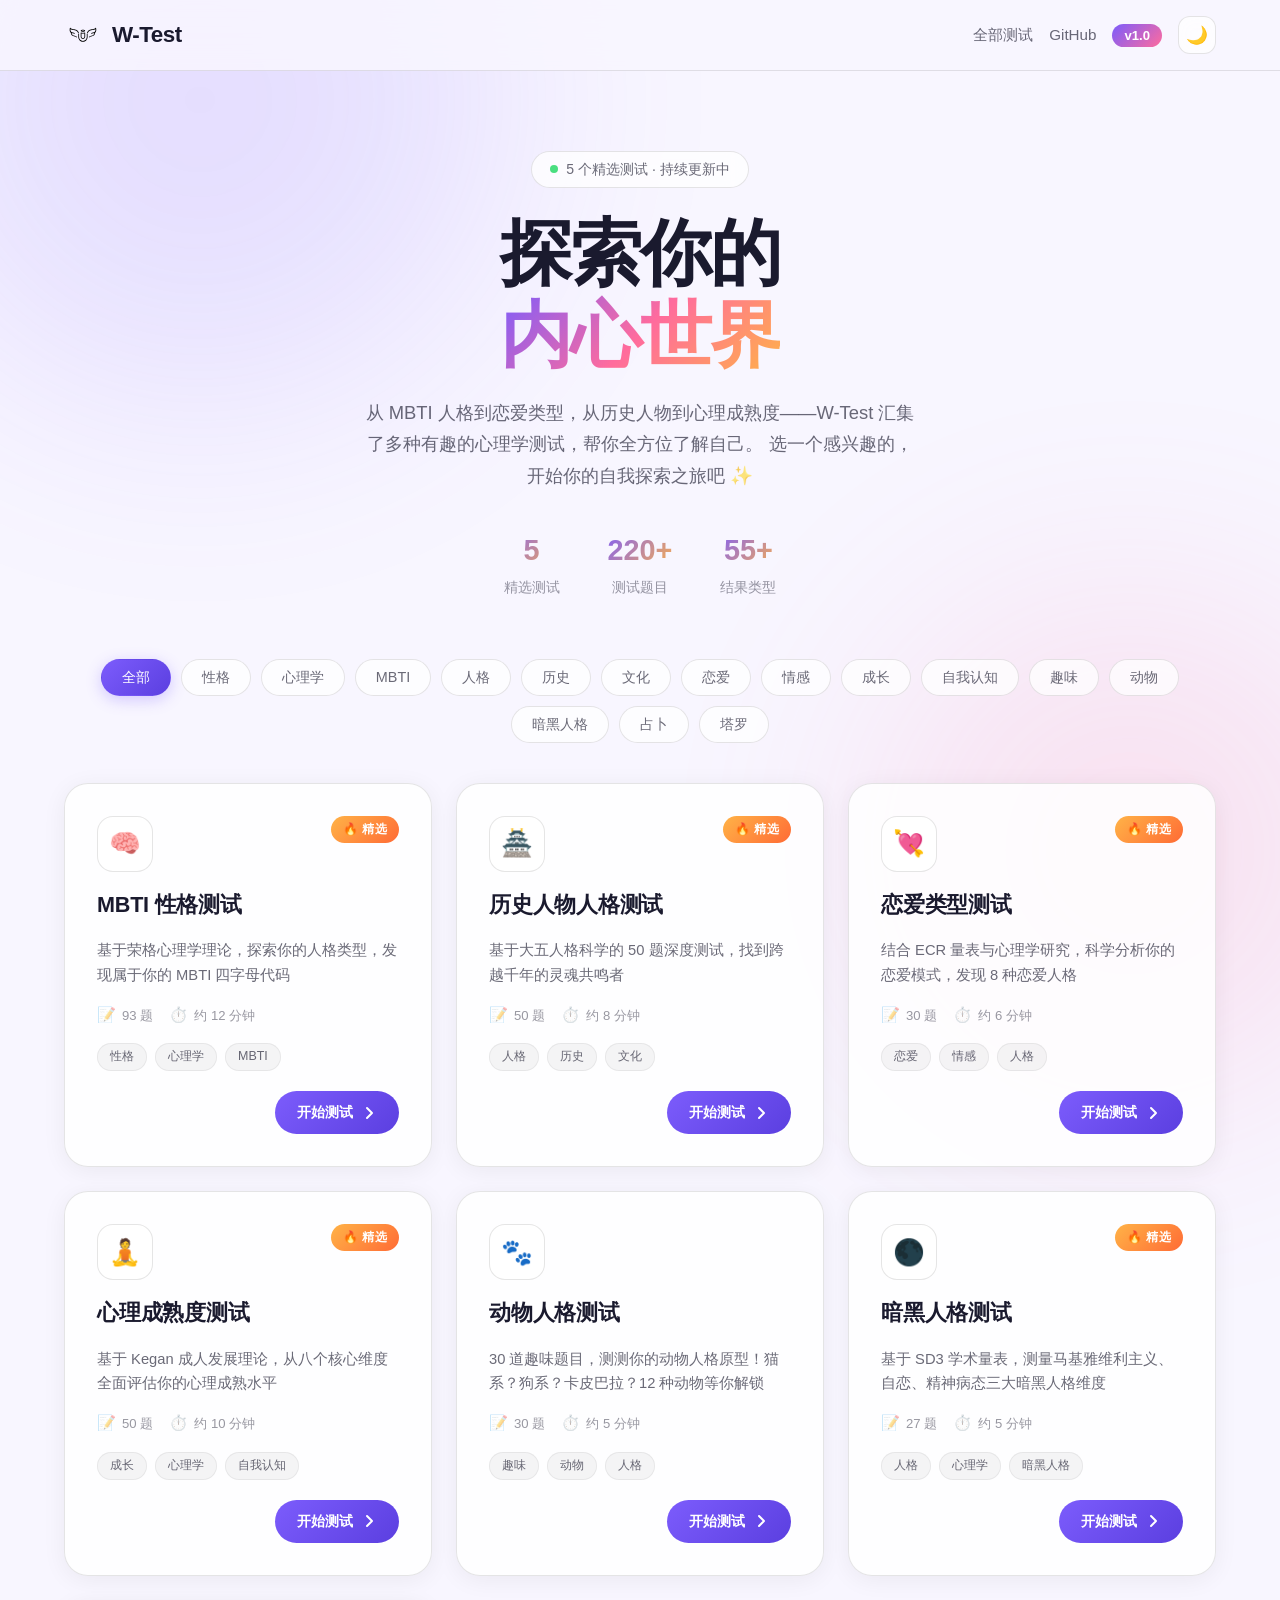
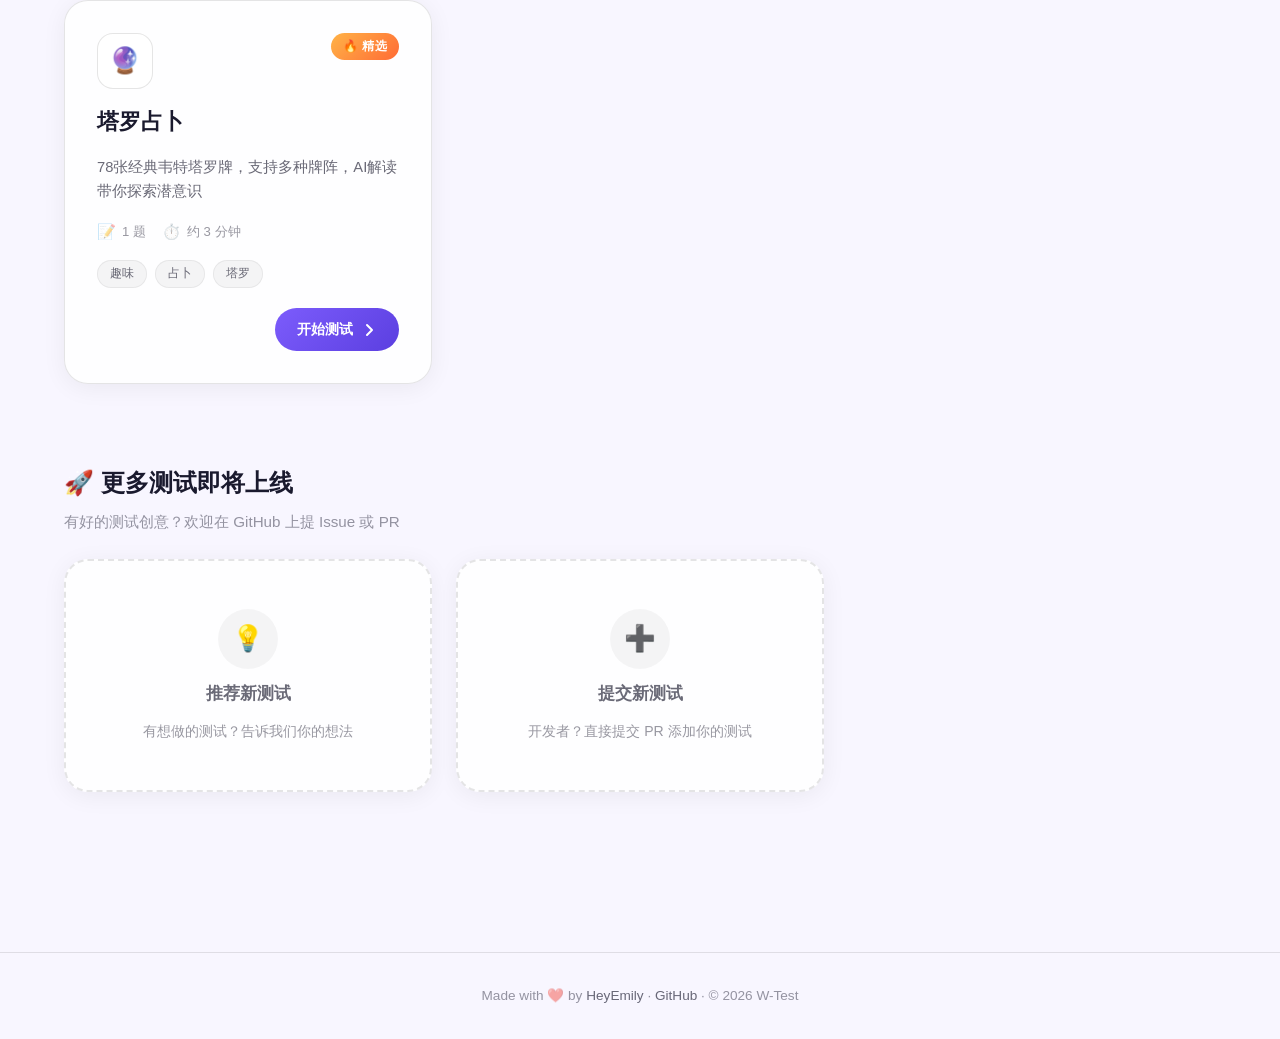
<file: index.html>
<!DOCTYPE html>
<html lang="zh-CN">
<head>
  <meta charset="UTF-8">
  <meta name="viewport" content="width=device-width, initial-scale=1.0">
  <title>W-Test · 探索你的内心世界</title>
  <meta name="description" content="W-Test 是一个集成了 MBTI、历史人物、恋爱类型、心理成熟度、动物人格等多种心理学测试的集合平台，帮助你全方位探索自我。">
  <meta name="keywords" content="心理测试,MBTI,人格测试,恋爱测试,心理成熟度,动物人格,W-Test">
  <meta property="og:title" content="W-Test · 探索你的内心世界">
  <meta property="og:description" content="集成多种心理学测试的集合平台，帮助你全方位探索自我。">
  <meta property="og:type" content="website">
  <link rel="stylesheet" href="css/style.css">
  <link rel="icon" type="image/svg+xml" href="favicon.svg">
</head>
<body>

  <!-- 星空背景 -->
  <div class="stars-container" id="starsContainer"></div>

  <!-- 渐变光晕 -->
  <div class="bg-aurora"></div>

  <!-- 导航栏 -->
  <nav class="navbar">
    <div class="navbar-inner">
      <a href="/" class="nav-logo" aria-label="W-Test 首页">
        <span class="logo-icon"><img src="favicon.svg" alt="W-Test" width="28" height="28" style="vertical-align:middle;"></span>
        <span>W-Test</span>
      </a>
      <ul class="nav-links">
        <li><a href="#tests">全部测试</a></li>
        <li><a href="https://github.com/HeyEmily-ovo/W-Test" target="_blank" rel="noopener">GitHub</a></li>
        <li><span class="nav-badge">v1.0</span></li>
        <li>
          <button class="theme-toggle" id="themeToggle" aria-label="切换浅色/深色主题" title="切换浅色/深色主题">
            <span class="icon-sun">☀️</span>
            <span class="icon-moon">🌙</span>
          </button>
        </li>
      </ul>
    </div>
  </nav>

  <!-- 主容器 -->
  <div class="main-container">

    <!-- Hero -->
    <section class="hero">
      <div class="hero-badge">
        <span class="dot"></span>
        5 个精选测试 · 持续更新中
      </div>
      <h1 class="hero-title">
        探索你的<br><span class="gradient-text">内心世界</span>
      </h1>
      <p class="hero-desc">
        从 MBTI 人格到恋爱类型，从历史人物到心理成熟度——W-Test
        汇集了多种有趣的心理学测试，帮你全方位了解自己。
        选一个感兴趣的，开始你的自我探索之旅吧 ✨
      </p>
      <div class="hero-stats">
        <div class="stat-item">
          <div class="stat-value" id="testCount">5</div>
          <div class="stat-label">精选测试</div>
        </div>
        <div class="stat-item">
          <div class="stat-value">220+</div>
          <div class="stat-label">测试题目</div>
        </div>
        <div class="stat-item">
          <div class="stat-value">55+</div>
          <div class="stat-label">结果类型</div>
        </div>
      </div>
    </section>

    <!-- 筛选标签 -->
    <section id="tests">
      <div class="filter-bar" id="filterBar"></div>
    </section>

    <!-- 测试卡片网格 -->
    <section class="test-grid" id="testGrid"></section>

    <!-- 即将推出 -->
    <section class="coming-soon-section">
      <h3 class="section-title">🚀 更多测试即将上线</h3>
      <p class="section-subtitle">有好的测试创意？欢迎在 GitHub 上提 Issue 或 PR</p>
      <div class="test-grid" style="grid-template-columns: repeat(auto-fill, minmax(280px, 1fr));">
        <div class="add-test-card" onclick="window.open('https://github.com/HeyEmily-ovo/W-Test/issues/new', '_blank')" role="button" tabindex="0">
          <div class="add-test-icon">💡</div>
          <div class="add-test-title">推荐新测试</div>
          <div class="add-test-desc">有想做的测试？告诉我们你的想法</div>
        </div>
        <div class="add-test-card" onclick="window.open('https://github.com/HeyEmily-ovo/W-Test', '_blank')" role="button" tabindex="0">
          <div class="add-test-icon">➕</div>
          <div class="add-test-title">提交新测试</div>
          <div class="add-test-desc">开发者？直接提交 PR 添加你的测试</div>
        </div>
      </div>
    </section>

  </div>

  <!-- 页脚 -->
  <footer class="footer">
    <div class="footer-inner">
      <p class="footer-text">
        Made with ❤️ by <a href="https://github.com/HeyEmily-ovo" target="_blank" rel="noopener">HeyEmily</a>
        · <a href="https://github.com/HeyEmily-ovo/W-Test" target="_blank" rel="noopener">GitHub</a>
        · © 2026 W-Test
      </p>
    </div>
  </footer>

  <!-- 脚本 -->
  <script src="js/config.js"></script>
  <script src="js/main.js"></script>
</body>
</html>
</file>
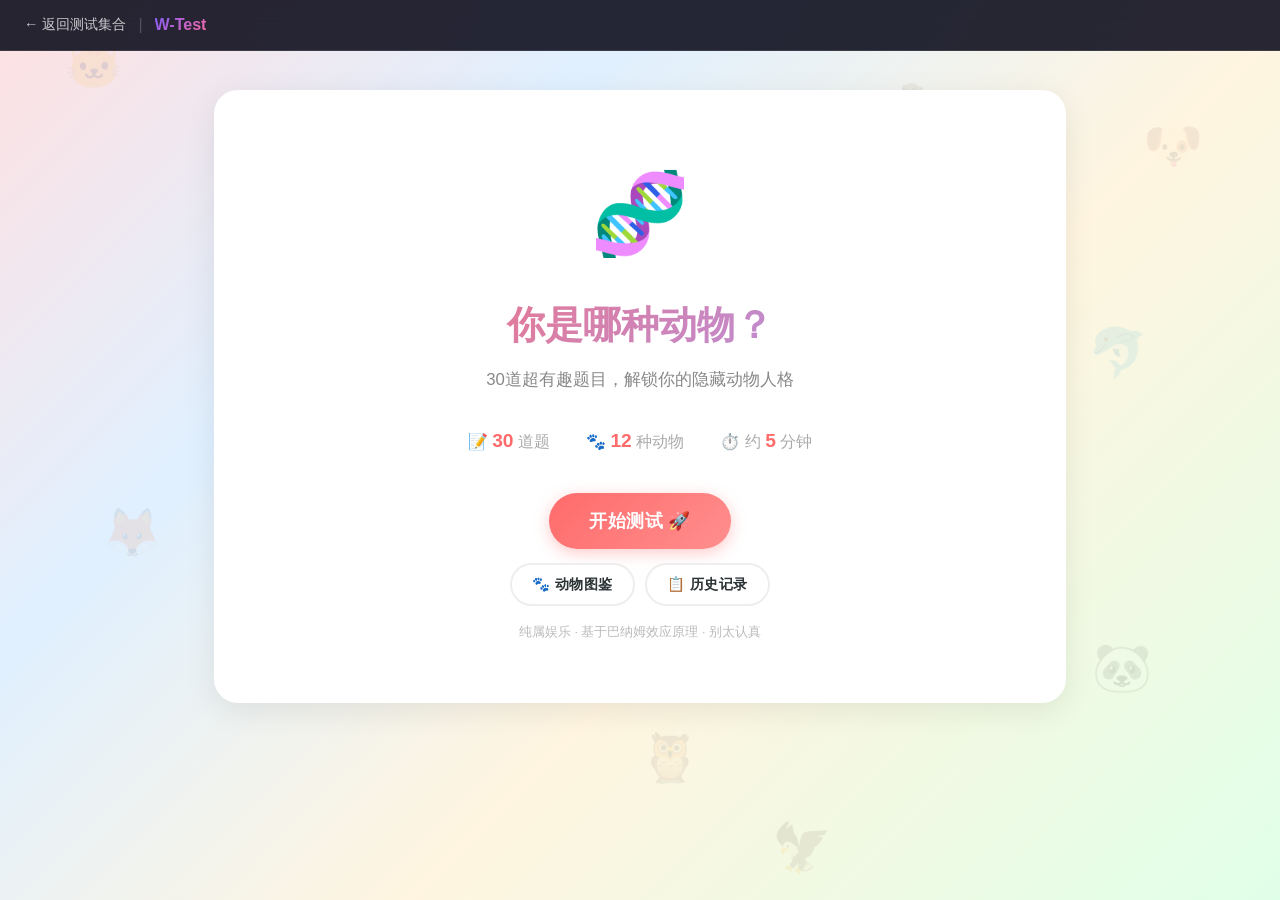
<file: tests/animal/index.html>
<!DOCTYPE html>
<html lang="zh-CN">
<head>
<meta charset="UTF-8">
<meta name="viewport" content="width=device-width, initial-scale=1.0">
<title>你是哪种动物？| 超有趣动物人格测试</title>
<meta name="description" content="30道趣味题目，测测你的动物人格原型！猫系？狗系？卡皮巴拉？12种动物等你来解锁～">
<meta property="og:title" content="你是哪种动物？超有趣动物人格测试">
<meta property="og:description" content="30道趣味题目测出你的动物人格，看看你是猫系高冷怪还是狗系快乐修勾？">
<meta property="og:type" content="website">
<link rel="icon" type="image/svg+xml" href="../../favicon.svg">
<link rel="stylesheet" href="style.css">
</head>
<body class="wt-has-nav">
<nav class="wt-nav">
    <a href="../../index.html">← 返回测试集合</a>
    <span style="color:rgba(255,255,255,0.2);">|</span>
    <span class="wt-nav-logo">W-Test</span>
</nav>

<div class="floating-bg">
  <span class="emoji">🐱</span><span class="emoji">🐶</span><span class="emoji">🦊</span><span class="emoji">🐼</span>
  <span class="emoji">🐬</span><span class="emoji">🦉</span><span class="emoji">🦁</span><span class="emoji">🐰</span>
  <span class="emoji">🦫</span><span class="emoji">🐺</span><span class="emoji">🦅</span><span class="emoji">🦥</span>
</div>

<div class="container" id="app">
  <!-- 动态渲染 -->
</div>

<script src="script.js"></script>
</body>
</html>
</file>
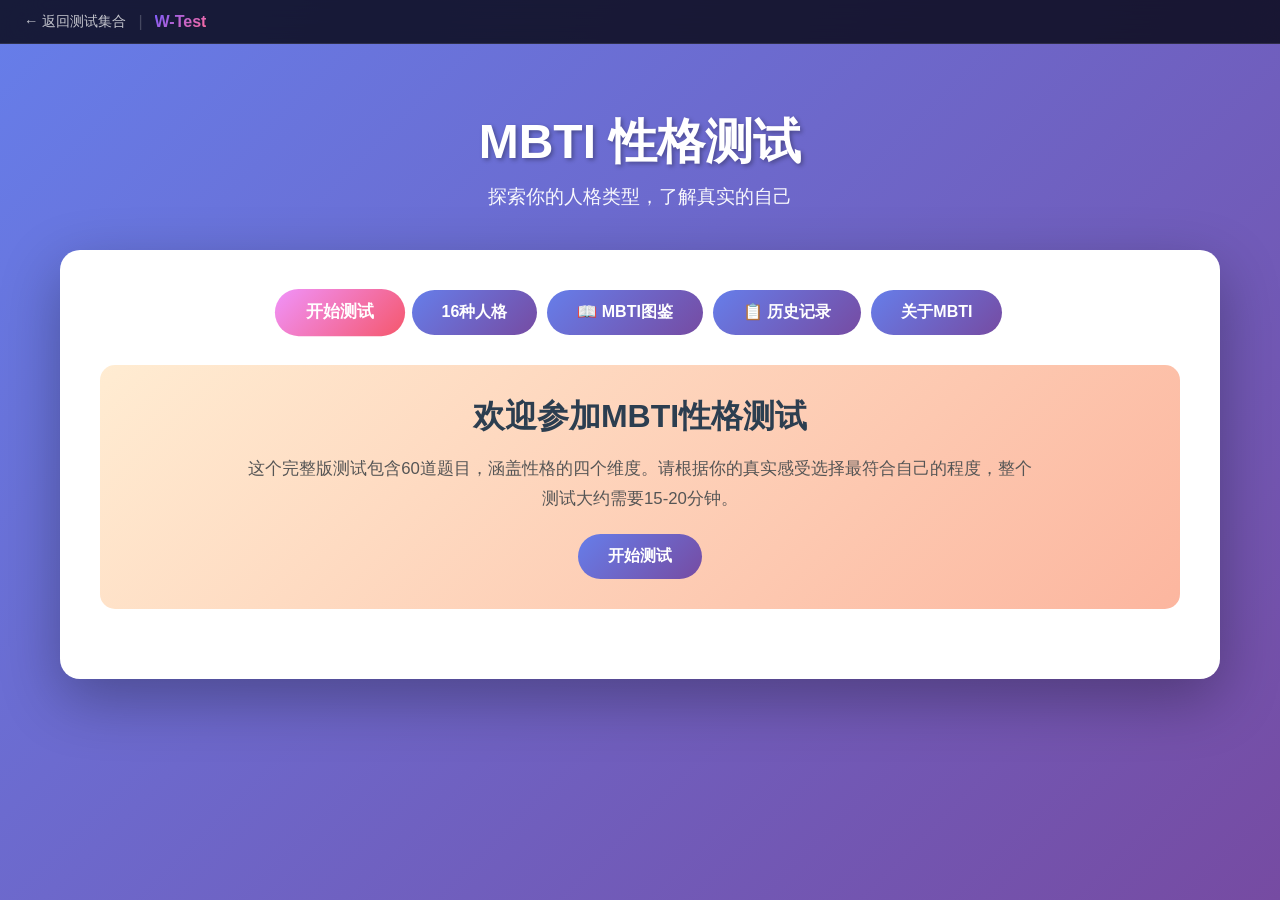
<file: tests/mbti/index.html>
<!DOCTYPE html>
<html lang="zh-CN">
<head>
    <meta charset="UTF-8">
    <meta name="viewport" content="width=device-width, initial-scale=1.0">
    <title>MBTI性格测试 - 探索你的人格类型</title>
    <link rel="icon" type="image/svg+xml" href="../../favicon.svg">
    <style>
        * {
            margin: 0;
            padding: 0;
            box-sizing: border-box;
        }

        body {
            font-family: -apple-system, BlinkMacSystemFont, 'Segoe UI', 'PingFang SC', 'Microsoft YaHei', sans-serif;
            background: linear-gradient(135deg, #667eea 0%, #764ba2 100%);
            min-height: 100vh;
            color: #333;
            transition: background 1s ease;
        }

        .container {
            max-width: 1200px;
            margin: 0 auto;
            padding: 20px;
        }

        header {
            text-align: center;
            color: white;
            padding: 40px 0;
            animation: fadeInDown 0.8s ease;
        }

        header h1 {
            font-size: 3em;
            margin-bottom: 10px;
            text-shadow: 2px 2px 4px rgba(0,0,0,0.3);
        }

        header p {
            font-size: 1.2em;
            opacity: 0.95;
        }

        .main-content {
            background: white;
            border-radius: 20px;
            padding: 40px;
            box-shadow: 0 20px 60px rgba(0,0,0,0.3);
            animation: fadeInUp 0.8s ease;
        }

        .tab-container {
            display: flex;
            justify-content: center;
            margin-bottom: 30px;
            flex-wrap: wrap;
            gap: 10px;
        }

        .tab-btn {
            padding: 12px 30px;
            background: linear-gradient(135deg, #667eea, #764ba2);
            color: white;
            border: none;
            border-radius: 50px;
            cursor: pointer;
            font-size: 16px;
            transition: all 0.3s ease;
            font-weight: 600;
        }

        .tab-btn:hover {
            transform: translateY(-2px);
            box-shadow: 0 10px 20px rgba(102, 126, 234, 0.4);
        }

        .tab-btn.active {
            background: linear-gradient(135deg, #f093fb, #f5576c);
            transform: scale(1.05);
        }

        .tab-content {
            display: none;
            animation: fadeIn 0.5s ease;
        }

        .tab-content.active {
            display: block;
        }

        .question-card {
            background: linear-gradient(135deg, #f5f7fa 0%, #c3cfe2 100%);
            padding: 30px;
            border-radius: 15px;
            margin-bottom: 20px;
            box-shadow: 0 5px 15px rgba(0,0,0,0.1);
            transition: transform 0.3s ease;
            animation: fadeIn 0.4s ease;
        }

        .question-text {
            font-size: 1.3em;
            margin-bottom: 30px;
            color: #2c3e50;
            font-weight: 500;
            text-align: center;
        }

        /* 新的程度选择样式 */
        .scale-container {
            display: flex;
            flex-direction: column;
            align-items: center;
            gap: 20px;
        }

        /* 桌面端样式 */
        .scale-wrapper {
            width: 100%;
            max-width: 600px;
            position: relative;
        }

        .scale-labels {
            display: flex;
            justify-content: space-between;
            width: 100%;
            font-size: 0.9em;
            color: #666;
            padding: 0 10px;
            margin-bottom: 10px;
        }

        .scale-labels-mobile {
            display: none;
        }

        .scale-buttons {
            display: flex;
            gap: 10px;
            justify-content: center;
            flex-wrap: nowrap;
        }

        .scale-button {
            width: 60px;
            height: 60px;
            border-radius: 50%;
            border: 2px solid #e0e0e0;
            background: white;
            cursor: pointer;
            transition: all 0.3s ease;
            position: relative;
            flex-shrink: 0;
        }

        .scale-button:hover {
            transform: scale(1.1);
            border-color: #667eea;
            box-shadow: 0 5px 15px rgba(102, 126, 234, 0.2);
        }

        .scale-button.selected {
            background: linear-gradient(135deg, #667eea, #764ba2);
            border-color: #667eea;
            transform: scale(1.15);
            box-shadow: 0 8px 20px rgba(102, 126, 234, 0.3);
        }

        /* 调整按钮大小以表示程度 */
        .scale-button.strong-disagree {
            width: 70px;
            height: 70px;
        }

        .scale-button.disagree {
            width: 65px;
            height: 65px;
        }

        .scale-button.slight-disagree {
            width: 60px;
            height: 60px;
        }

        .scale-button.neutral {
            width: 55px;
            height: 55px;
        }

        .scale-button.slight-agree {
            width: 60px;
            height: 60px;
        }

        .scale-button.agree {
            width: 65px;
            height: 65px;
        }

        .scale-button.strong-agree {
            width: 70px;
            height: 70px;
        }

        /* 移动端特殊样式 */
        .scale-scroll-container {
            display: block;
            width: 100%;
        }

        /* 导航按钮 */
        .navigation-buttons {
            display: flex;
            justify-content: space-between;
            margin-top: 30px;
            gap: 20px;
        }

        .nav-btn {
            padding: 12px 30px;
            background: white;
            border: 2px solid #667eea;
            border-radius: 25px;
            cursor: pointer;
            transition: all 0.3s ease;
            font-size: 15px;
            color: #667eea;
            font-weight: 500;
        }

        .nav-btn:hover:not(:disabled) {
            background: linear-gradient(135deg, #667eea, #764ba2);
            color: white;
            transform: scale(1.05);
        }

        .nav-btn:disabled {
            opacity: 0.5;
            cursor: not-allowed;
        }

        .nav-btn.primary {
            background: linear-gradient(135deg, #667eea, #764ba2);
            color: white;
            border: none;
        }

        .nav-btn.primary:hover:not(:disabled) {
            transform: scale(1.08);
            box-shadow: 0 10px 20px rgba(102, 126, 234, 0.4);
        }

        #result {
            text-align: center;
            padding: 30px;
            background: linear-gradient(135deg, #ffecd2 0%, #fcb69f 100%);
            border-radius: 15px;
            margin-top: 20px;
            display: none;
            position: relative;
            overflow: hidden;
        }

        #result h2 {
            color: #2c3e50;
            margin-bottom: 15px;
            font-size: 2.5em;
        }

        #result p {
            color: #555;
            line-height: 1.8;
            font-size: 1.1em;
        }

        /* 人格形象样式 */
        .personality-avatar {
            width: 200px;
            height: 200px;
            margin: 20px auto;
            position: relative;
            animation: float 3s ease-in-out infinite;
        }

        @keyframes float {
            0%, 100% { transform: translateY(0px); }
            50% { transform: translateY(-10px); }
        }

        .avatar-circle {
            width: 100%;
            height: 100%;
            border-radius: 50%;
            display: flex;
            align-items: center;
            justify-content: center;
            font-size: 4em;
            font-weight: bold;
            color: white;
            position: relative;
            box-shadow: 0 10px 30px rgba(0,0,0,0.2);
            transition: all 0.5s ease;
        }

        .avatar-circle::before {
            content: '';
            position: absolute;
            width: 100%;
            height: 100%;
            border-radius: 50%;
            background: inherit;
            filter: blur(20px);
            opacity: 0.4;
            z-index: -1;
        }

        /* 卡通形象容器 */
        .cartoon-avatar {
            width: 100%;
            height: 100%;
            position: relative;
            border-radius: 50%;
            overflow: hidden;
        }

        /* 基础头部 */
        .avatar-head {
            width: 120px;
            height: 120px;
            background: #fdbcb4;
            border-radius: 50%;
            position: absolute;
            top: 50%;
            left: 50%;
            transform: translate(-50%, -50%);
        }

        /* 眼睛 */
        .avatar-eyes {
            position: absolute;
            top: 45%;
            left: 50%;
            transform: translate(-50%, -50%);
            width: 60px;
            display: flex;
            justify-content: space-between;
        }

        .eye {
            width: 12px;
            height: 12px;
            background: #333;
            border-radius: 50%;
            position: relative;
        }

        .eye::after {
            content: '';
            width: 4px;
            height: 4px;
            background: white;
            border-radius: 50%;
            position: absolute;
            top: 2px;
            right: 2px;
        }

        /* 嘴巴 */
        .avatar-mouth {
            width: 30px;
            height: 15px;
            border: 3px solid #333;
            border-top: none;
            border-radius: 0 0 30px 30px;
            position: absolute;
            top: 60%;
            left: 50%;
            transform: translate(-50%, -50%);
        }

        /* 特征装饰 */
        .avatar-feature {
            position: absolute;
            top: 20%;
            left: 50%;
            transform: translate(-50%, -50%);
        }

        /* INTJ - 建筑师：戴眼镜的智者 */
        .avatar-INTJ .avatar-feature {
            width: 80px;
            height: 30px;
            border: 3px solid #333;
            border-radius: 10px;
            background: rgba(255,255,255,0.3);
        }
        .avatar-INTJ .avatar-feature::before,
        .avatar-INTJ .avatar-feature::after {
            content: '';
            position: absolute;
            width: 15px;
            height: 3px;
            background: #333;
            top: 50%;
            transform: translateY(-50%);
        }
        .avatar-INTJ .avatar-feature::before { left: -15px; }
        .avatar-INTJ .avatar-feature::after { right: -15px; }

        /* INTP - 逻辑学家：思考者的额发 */
        .avatar-INTP .avatar-feature {
            width: 100px;
            height: 40px;
            background: #8b7355;
            border-radius: 50px 50px 0 0;
            top: 15%;
        }
        .avatar-INTP .eye { 
            width: 10px; 
            height: 14px;
            border-radius: 50% 50% 50% 50% / 60% 60% 40% 40%;
        }

        /* ENTJ - 指挥官：皇冠 */
        .avatar-ENTJ .avatar-feature {
            width: 60px;
            height: 30px;
            background: #ffd700;
            clip-path: polygon(0% 100%, 15% 40%, 30% 60%, 50% 0%, 70% 60%, 85% 40%, 100% 100%);
            top: 10%;
        }

        /* ENTP - 辩论家：微笑的挑眉 */
        .avatar-ENTP .avatar-mouth {
            width: 40px;
            height: 20px;
            border-radius: 0 0 40px 40px;
        }
        .avatar-ENTP .eye::before {
            content: '';
            position: absolute;
            width: 20px;
            height: 3px;
            background: #333;
            top: -8px;
            left: -4px;
            transform: rotate(-15deg);
        }

        /* INFJ - 提倡者：神秘的第三眼 */
        .avatar-INFJ .avatar-feature {
            width: 20px;
            height: 20px;
            border: 3px solid #16a085;
            border-radius: 50% 0;
            transform: translate(-50%, -50%) rotate(45deg);
            top: 25%;
        }

        /* INFP - 调停者：花朵头饰 */
        .avatar-INFP .avatar-feature {
            width: 40px;
            height: 40px;
            background: #ffb6c1;
            border-radius: 50%;
            top: 15%;
            box-shadow: 
                -15px 0 0 -5px #ffc0cb,
                15px 0 0 -5px #ffc0cb,
                0 -15px 0 -5px #ffc0cb,
                0 15px 0 -5px #ffc0cb;
        }

        /* ENFJ - 主人公：光环 */
        .avatar-ENFJ .avatar-feature {
            width: 140px;
            height: 140px;
            border: 4px solid rgba(255, 215, 0, 0.6);
            border-radius: 50%;
            top: 50%;
            background: radial-gradient(circle, transparent 50%, rgba(255, 215, 0, 0.1) 100%);
        }

        /* ENFP - 竞选者：彩虹头发 */
        .avatar-ENFP .avatar-feature {
            width: 100px;
            height: 50px;
            background: linear-gradient(90deg, #ff6b6b, #ffd93d, #6bcf7f, #4d96ff, #c56cf0);
            border-radius: 50px 50px 0 0;
            top: 12%;
        }

        /* ISTJ - 物流师：领带 */
        .avatar-ISTJ .avatar-feature {
            width: 20px;
            height: 60px;
            background: #2c3e50;
            clip-path: polygon(50% 0%, 30% 20%, 30% 100%, 70% 100%, 70% 20%);
            top: 65%;
        }

        /* ISFJ - 守卫者：护士帽 */
        .avatar-ISFJ .avatar-feature {
            width: 80px;
            height: 30px;
            background: white;
            border: 2px solid #e74c3c;
            border-radius: 10px 10px 0 0;
            top: 10%;
        }
        .avatar-ISFJ .avatar-feature::after {
            content: '+';
            color: #e74c3c;
            font-size: 24px;
            font-weight: bold;
            position: absolute;
            top: 50%;
            left: 50%;
            transform: translate(-50%, -50%);
        }

        /* ESTJ - 执行者：商务眼镜 */
        .avatar-ESTJ .avatar-feature {
            width: 80px;
            height: 25px;
            border: 4px solid #34495e;
            border-radius: 5px;
            background: linear-gradient(180deg, rgba(255,255,255,0.5), rgba(200,200,200,0.3));
        }

        /* ESFJ - 执政官：温暖的脸颊 */
        .avatar-ESFJ .avatar-head::before,
        .avatar-ESFJ .avatar-head::after {
            content: '';
            position: absolute;
            width: 25px;
            height: 20px;
            background: rgba(255, 182, 193, 0.6);
            border-radius: 50%;
            top: 50%;
        }
        .avatar-ESFJ .avatar-head::before { left: 15px; }
        .avatar-ESFJ .avatar-head::after { right: 15px; }

        /* ISTP - 鉴赏家：工具 */
        .avatar-ISTP .avatar-feature {
            width: 30px;
            height: 50px;
            background: #7f8c8d;
            border-radius: 3px;
            transform: translate(-50%, -50%) rotate(45deg);
            top: 75%;
            left: 75%;
        }
        .avatar-ISTP .avatar-feature::after {
            content: '';
            position: absolute;
            width: 40px;
            height: 8px;
            background: #95a5a6;
            top: -5px;
            left: -5px;
            border-radius: 2px;
        }

        /* ISFP - 探险家：贝雷帽 */
        .avatar-ISFP .avatar-feature {
            width: 90px;
            height: 35px;
            background: #e74c3c;
            border-radius: 50% 50% 0 0;
            top: 10%;
            transform: translate(-50%, -50%) rotate(-10deg);
        }
        .avatar-ISFP .avatar-feature::after {
            content: '';
            width: 15px;
            height: 15px;
            background: #c0392b;
            border-radius: 50%;
            position: absolute;
            top: -5px;
            right: 10px;
        }

        /* ESTP - 企业家：太阳镜 */
        .avatar-ESTP .avatar-feature {
            width: 90px;
            height: 35px;
            background: #2c3e50;
            border-radius: 10px;
            top: 40%;
        }
        .avatar-ESTP .avatar-feature::before,
        .avatar-ESTP .avatar-feature::after {
            content: '';
            position: absolute;
            width: 35px;
            height: 30px;
            background: #2c3e50;
            border-radius: 10px;
            top: 0;
        }
        .avatar-ESTP .avatar-feature::before { left: 0; }
        .avatar-ESTP .avatar-feature::after { right: 0; }

        /* ESFP - 表演者：星星装饰 */
        .avatar-ESFP .avatar-feature {
            width: 30px;
            height: 30px;
            background: #f1c40f;
            clip-path: polygon(50% 0%, 61% 35%, 98% 35%, 68% 57%, 79% 91%, 50% 70%, 21% 91%, 32% 57%, 2% 35%, 39% 35%);
            top: 15%;
        }
        .avatar-ESFP .avatar-mouth {
            width: 35px;
            height: 20px;
            border-radius: 0 0 35px 35px;
            border-width: 4px;
        }

        /* 主题色过渡动画 */
        body.theme-transition {
            transition: background 1s ease;
        }

        /* 各人格类型的主题色 */
        .type-INTJ { background: linear-gradient(135deg, #667eea, #764ba2); }
        .type-INTP { background: linear-gradient(135deg, #8e44ad, #9b59b6); }
        .type-ENTJ { background: linear-gradient(135deg, #c0392b, #e74c3c); }
        .type-ENTP { background: linear-gradient(135deg, #8e44ad, #3498db); }
        .type-INFJ { background: linear-gradient(135deg, #16a085, #27ae60); }
        .type-INFP { background: linear-gradient(135deg, #27ae60, #2ecc71); }
        .type-ENFJ { background: linear-gradient(135deg, #e67e22, #f39c12); }
        .type-ENFP { background: linear-gradient(135deg, #f39c12, #f1c40f); }
        .type-ISTJ { background: linear-gradient(135deg, #2c3e50, #34495e); }
        .type-ISFJ { background: linear-gradient(135deg, #16a085, #1abc9c); }
        .type-ESTJ { background: linear-gradient(135deg, #7f8c8d, #95a5a6); }
        .type-ESFJ { background: linear-gradient(135deg, #3498db, #2980b9); }
        .type-ISTP { background: linear-gradient(135deg, #34495e, #2c3e50); }
        .type-ISFP { background: linear-gradient(135deg, #e74c3c, #c0392b); }
        .type-ESTP { background: linear-gradient(135deg, #d35400, #e67e22); }
        .type-ESFP { background: linear-gradient(135deg, #f1c40f, #f39c12); }

        /* 结果卡片动画 */
        .result-card {
            background: white;
            border-radius: 20px;
            padding: 30px;
            margin-top: 20px;
            box-shadow: 0 20px 40px rgba(0,0,0,0.1);
            animation: slideUp 0.8s ease;
        }

        @keyframes slideUp {
            from {
                opacity: 0;
                transform: translateY(30px);
            }
            to {
                opacity: 1;
                transform: translateY(0);
            }
        }

        /* 特征标签 */
        .trait-tags {
            display: flex;
            flex-wrap: wrap;
            justify-content: center;
            gap: 10px;
            margin: 20px 0;
        }

        .trait-tag {
            padding: 8px 16px;
            background: rgba(255,255,255,0.9);
            border-radius: 20px;
            font-size: 0.9em;
            color: #333;
            box-shadow: 0 2px 10px rgba(0,0,0,0.1);
            animation: fadeIn 0.5s ease;
        }

        .personality-grid {
            display: grid;
            grid-template-columns: repeat(auto-fit, minmax(280px, 1fr));
            gap: 20px;
            margin-top: 20px;
            animation: fadeInUp 0.8s ease;
        }

        .personality-card {
            background: linear-gradient(135deg, rgba(168, 237, 234, 0.2), rgba(254, 214, 227, 0.2));
            padding: 25px;
            border-radius: 15px;
            transition: all 0.3s ease;
            cursor: pointer;
            box-shadow: 0 5px 15px rgba(0,0,0,0.1);
            backdrop-filter: blur(5px);
        }

        .personality-card:hover {
            transform: translateY(-10px) scale(1.02);
            box-shadow: 0 15px 30px rgba(0,0,0,0.2);
            background: linear-gradient(135deg, rgba(255, 255, 255, 0.9), rgba(255, 255, 255, 0.8));
        }

        .personality-card h3 {
            color: #2c3e50;
            margin-bottom: 10px;
            font-size: 1.5em;
        }

        .personality-card .type-code {
            font-weight: bold;
            font-size: 1.2em;
            margin-bottom: 10px;
            background-clip: text;
            -webkit-background-clip: text;
            -webkit-text-fill-color: transparent;
        }

        .personality-card .nickname {
            color: #667eea;
            font-style: italic;
            margin-bottom: 15px;
            font-size: 1.1em;
        }

        .personality-card p {
            color: #555;
            line-height: 1.6;
            font-size: 0.95em;
        }

        .progress-bar {
            width: 100%;
            height: 30px;
            background: #e0e0e0;
            border-radius: 15px;
            margin: 20px 0;
            overflow: hidden;
            box-shadow: inset 0 2px 4px rgba(0,0,0,0.1);
        }

        .progress-fill {
            height: 100%;
            background: linear-gradient(90deg, #667eea, #764ba2);
            border-radius: 15px;
            transition: width 0.5s ease;
            display: flex;
            align-items: center;
            justify-content: center;
            color: white;
            font-weight: bold;
        }

        .question-counter {
            text-align: center;
            color: #667eea;
            font-weight: bold;
            margin-bottom: 20px;
            font-size: 1.1em;
        }

        #quiz-container {
            animation: fadeIn 0.4s ease;
            transition: opacity 0.3s ease, transform 0.3s ease;
        }

        @keyframes fadeIn {
            from { 
                opacity: 0;
                transform: translateY(10px);
            }
            to { 
                opacity: 1;
                transform: translateY(0);
            }
        }

        @keyframes fadeInUp {
            from {
                opacity: 0;
                transform: translateY(30px);
            }
            to {
                opacity: 1;
                transform: translateY(0);
            }
        }

        @keyframes fadeInDown {
            from {
                opacity: 0;
                transform: translateY(-30px);
            }
            to {
                opacity: 1;
                transform: translateY(0);
            }
        }

        .intro-section {
            text-align: center;
            padding: 30px;
            background: linear-gradient(135deg, #ffecd2 0%, #fcb69f 100%);
            border-radius: 15px;
            margin-bottom: 30px;
        }

        .intro-section h2 {
            color: #2c3e50;
            margin-bottom: 15px;
            font-size: 2em;
        }

        .intro-section p {
            color: #555;
            line-height: 1.8;
            font-size: 1.05em;
            max-width: 800px;
            margin: 0 auto;
        }

        .scale-hint {
            text-align: center;
            margin-top: 15px;
            font-size: 0.9em;
            color: #666;
            font-style: italic;
        }

        /* 移动端响应式设计 */
        @media (max-width: 768px) {
            header h1 {
                font-size: 2em;
            }
            
            .main-content {
                padding: 20px;
            }
            
            .personality-grid {
                grid-template-columns: 1fr;
            }

            .question-text {
                font-size: 1.1em;
                margin-bottom: 25px;
            }

            /* 隐藏桌面端标签 */
            .scale-labels {
                display: none;
            }

            /* 显示移动端标签 */
            .scale-labels-mobile {
                display: flex;
                justify-content: space-between;
                width: 100%;
                font-size: 0.85em;
                color: #666;
                padding: 0 5px;
                margin-bottom: 15px;
            }

            /* 移动端滚动容器 */
            .scale-scroll-container {
                overflow-x: auto;
                overflow-y: hidden;
                -webkit-overflow-scrolling: touch;
                padding: 10px 0;
                margin: 0 -10px;
            }

            .scale-wrapper {
                max-width: none;
                width: auto;
                padding: 0 10px;
            }

            .scale-buttons {
                display: flex;
                gap: 8px;
                justify-content: flex-start;
                flex-wrap: nowrap;
                padding: 0 20px;
                min-width: fit-content;
            }

            /* 移动端按钮尺寸调整 */
            .scale-button {
                width: 45px !important;
                height: 45px !important;
                flex-shrink: 0;
            }

            .scale-button.strong-disagree,
            .scale-button.strong-agree {
                width: 50px !important;
                height: 50px !important;
            }

            .scale-button.disagree,
            .scale-button.agree {
                width: 48px !important;
                height: 48px !important;
            }

            .scale-button.slight-disagree,
            .scale-button.slight-agree {
                width: 46px !important;
                height: 46px !important;
            }

            .scale-button.neutral {
                width: 44px !important;
                height: 44px !important;
            }

            /* 添加滚动提示 */
            .scale-scroll-container::after {
                content: '←滑动选择→';
                position: absolute;
                bottom: -20px;
                left: 50%;
                transform: translateX(-50%);
                font-size: 0.75em;
                color: #999;
                white-space: nowrap;
            }

            .scale-container {
                position: relative;
                padding-bottom: 25px;
            }

            .navigation-buttons {
                flex-direction: column;
                gap: 10px;
            }

            .nav-btn {
                width: 100%;
                padding: 14px 20px;
            }

            .scale-hint {
                font-size: 0.85em;
                margin-top: 20px;
            }
            
            /* 移动端人格形象调整 */
            .personality-avatar {
                width: 150px;
                height: 150px;
            }
            
            .avatar-circle {
                font-size: 3em;
            }
            
            /* 移动端卡片中的小头像调整 */
            .personality-card .avatar-circle {
                transform: scale(0.6) !important;
            }
            
            .personality-card .cartoon-avatar {
                transform: scale(0.6) !important;
            }
            
            /* 结果页面移动端优化 */
            #result h2 {
                font-size: 1.8em;
            }
            
            .trait-tags {
                padding: 0 10px;
            }
            
            .result-card {
                padding: 20px;
            }
        }

        /* 小屏幕手机优化 */
        @media (max-width: 380px) {
            .scale-button {
                width: 40px !important;
                height: 40px !important;
            }

            .scale-button.strong-disagree,
            .scale-button.strong-agree {
                width: 44px !important;
                height: 44px !important;
            }

            .scale-button.disagree,
            .scale-button.agree {
                width: 42px !important;
                height: 42px !important;
            }

            .scale-button.neutral {
                width: 38px !important;
                height: 38px !important;
            }

            .question-text {
                font-size: 1em;
            }
        }
        /* W-Test 返回导航 */
        .wt-nav {
            position: fixed;
            top: 0;
            left: 0;
            right: 0;
            z-index: 1000;
            padding: 12px 24px;
            background: rgba(10, 10, 26, 0.85);
            backdrop-filter: blur(20px);
            -webkit-backdrop-filter: blur(20px);
            border-bottom: 1px solid rgba(255,255,255,0.1);
            display: flex;
            align-items: center;
            gap: 12px;
        }
        .wt-nav a {
            display: inline-flex;
            align-items: center;
            gap: 6px;
            color: rgba(255,255,255,0.75);
            text-decoration: none;
            font-size: 0.9rem;
            font-weight: 500;
            transition: color 0.2s;
        }
        .wt-nav a:hover { color: #fff; }
        .wt-nav .wt-nav-logo {
            font-weight: 700;
            font-size: 1rem;
            background: linear-gradient(135deg, #7C5CFC, #FF6B9D);
            -webkit-background-clip: text;
            -webkit-text-fill-color: transparent;
            background-clip: text;
        }
        body { padding-top: 50px; }
        @media (max-width: 600px) {
            .wt-nav { padding: 10px 16px; }
            .wt-nav a { font-size: 0.82rem; }
            body { padding-top: 44px; }
        }
    </style>
</head>
<body>
    <nav class="wt-nav">
        <a href="../../index.html">← 返回测试集合</a>
        <span style="color:rgba(255,255,255,0.2);">|</span>
        <span class="wt-nav-logo">W-Test</span>
    </nav>
    <div class="container">
        <header>
            <h1>MBTI 性格测试</h1>
            <p>探索你的人格类型，了解真实的自己</p>
        </header>

        <div class="main-content">
            <div class="tab-container">
                <button class="tab-btn active" onclick="showTab('test')">开始测试</button>
                <button class="tab-btn" onclick="showTab('types')">16种人格</button>
                <button class="tab-btn" onclick="showTab('encyclopedia')">📖 MBTI图鉴</button>
                <button class="tab-btn" onclick="showTab('history')">📋 历史记录</button>
                <button class="tab-btn" onclick="showTab('about')">关于MBTI</button>
            </div>

            <!-- 测试部分 -->
            <div id="test" class="tab-content active">
                <div class="intro-section" id="intro-section">
                    <h2>欢迎参加MBTI性格测试</h2>
                    <p>这个完整版测试包含60道题目，涵盖性格的四个维度。请根据你的真实感受选择最符合自己的程度，整个测试大约需要15-20分钟。</p>
                    <button class="tab-btn" style="margin-top: 20px;" onclick="startTest()">开始测试</button>
                </div>

                <div id="test-content" style="display: none;">
                    <div class="progress-bar">
                        <div class="progress-fill" id="progress">0%</div>
                    </div>

                    <div id="quiz-container">
                        <!-- 题目将通过JavaScript动态生成 -->
                    </div>

                    <div id="result"></div>
                </div>
            </div>

            <!-- 16种人格类型 -->
            <div id="types" class="tab-content">
                <div class="intro-section">
                    <h2>16种人格类型概览</h2>
                    <p>MBTI将人格分为16种类型，每种都有其独特的特征、优势和成长方向。点击下方卡片了解更多详情。</p>
                </div>

                <div class="personality-grid">
                    <div class="personality-card" style="background: linear-gradient(135deg, rgba(102, 126, 234, 0.1), rgba(118, 75, 162, 0.1));">
                        <div style="width: 80px; height: 80px; margin: 0 auto 15px; position: relative;">
                            <div class="avatar-circle" style="width: 100%; height: 100%; background: linear-gradient(135deg, #667eea, #764ba2); transform: scale(0.8);">
                                <div class="cartoon-avatar avatar-INTJ" style="transform: scale(0.7);">
                                    <div class="avatar-head">
                                        <div class="avatar-eyes">
                                            <div class="eye"></div>
                                            <div class="eye"></div>
                                        </div>
                                        <div class="avatar-mouth"></div>
                                    </div>
                                    <div class="avatar-feature"></div>
                                </div>
                            </div>
                        </div>
                        <h3>建筑师</h3>
                        <div class="type-code" style="background: linear-gradient(135deg, #667eea, #764ba2); -webkit-background-clip: text; -webkit-text-fill-color: transparent;">INTJ</div>
                        <div class="nickname">战略思想家</div>
                        <p>富有想象力和战略性的思想家，总有一个计划。独立、理性、有决心，追求知识和能力。</p>
                    </div>

                    <div class="personality-card" style="background: linear-gradient(135deg, rgba(142, 68, 173, 0.1), rgba(155, 89, 182, 0.1));">
                        <div style="width: 80px; height: 80px; margin: 0 auto 15px; position: relative;">
                            <div class="avatar-circle" style="width: 100%; height: 100%; background: linear-gradient(135deg, #8e44ad, #9b59b6); transform: scale(0.8);">
                                <div class="cartoon-avatar avatar-INTP" style="transform: scale(0.7);">
                                    <div class="avatar-head">
                                        <div class="avatar-eyes">
                                            <div class="eye"></div>
                                            <div class="eye"></div>
                                        </div>
                                        <div class="avatar-mouth"></div>
                                    </div>
                                    <div class="avatar-feature"></div>
                                </div>
                            </div>
                        </div>
                        <h3>逻辑学家</h3>
                        <div class="type-code" style="background: linear-gradient(135deg, #8e44ad, #9b59b6); -webkit-background-clip: text; -webkit-text-fill-color: transparent;">INTP</div>
                        <div class="nickname">创新的发明家</div>
                        <p>富有创新精神的发明家，对知识有着永不满足的渴望。逻辑性强，富有创意，独立思考。</p>
                    </div>

                    <div class="personality-card" style="background: linear-gradient(135deg, rgba(192, 57, 43, 0.1), rgba(231, 76, 60, 0.1));">
                        <div style="width: 80px; height: 80px; margin: 0 auto 15px; position: relative;">
                            <div class="avatar-circle" style="width: 100%; height: 100%; background: linear-gradient(135deg, #c0392b, #e74c3c); transform: scale(0.8);">
                                <div class="cartoon-avatar avatar-ENTJ" style="transform: scale(0.7);">
                                    <div class="avatar-head">
                                        <div class="avatar-eyes">
                                            <div class="eye"></div>
                                            <div class="eye"></div>
                                        </div>
                                        <div class="avatar-mouth"></div>
                                    </div>
                                    <div class="avatar-feature"></div>
                                </div>
                            </div>
                        </div>
                        <h3>指挥官</h3>
                        <div class="type-code" style="background: linear-gradient(135deg, #c0392b, #e74c3c); -webkit-background-clip: text; -webkit-text-fill-color: transparent;">ENTJ</div>
                        <div class="nickname">大胆的领导者</div>
                        <p>大胆、富有想象力的领导者，总能找到方法或创造方法。天生的领导者，有魅力，自信。</p>
                    </div>

                    <div class="personality-card" style="background: linear-gradient(135deg, rgba(142, 68, 173, 0.1), rgba(52, 152, 219, 0.1));">
                        <div style="width: 80px; height: 80px; margin: 0 auto 15px; position: relative;">
                            <div class="avatar-circle" style="width: 100%; height: 100%; background: linear-gradient(135deg, #8e44ad, #3498db); transform: scale(0.8);">
                                <div class="cartoon-avatar avatar-ENTP" style="transform: scale(0.7);">
                                    <div class="avatar-head">
                                        <div class="avatar-eyes">
                                            <div class="eye"></div>
                                            <div class="eye"></div>
                                        </div>
                                        <div class="avatar-mouth"></div>
                                    </div>
                                    <div class="avatar-feature"></div>
                                </div>
                            </div>
                        </div>
                        <h3>辩论家</h3>
                        <div class="type-code" style="background: linear-gradient(135deg, #8e44ad, #3498db); -webkit-background-clip: text; -webkit-text-fill-color: transparent;">ENTP</div>
                        <div class="nickname">聪明的挑战者</div>
                        <p>聪明好奇的思想家，无法抗拒智力挑战。机智、创新、外向，喜欢辩论。</p>
                    </div>

                    <div class="personality-card" style="background: linear-gradient(135deg, rgba(22, 160, 133, 0.1), rgba(39, 174, 96, 0.1));">
                        <div style="width: 80px; height: 80px; margin: 0 auto 15px; position: relative;">
                            <div class="avatar-circle" style="width: 100%; height: 100%; background: linear-gradient(135deg, #16a085, #27ae60); transform: scale(0.8);">
                                <div class="cartoon-avatar avatar-INFJ" style="transform: scale(0.7);">
                                    <div class="avatar-head">
                                        <div class="avatar-eyes">
                                            <div class="eye"></div>
                                            <div class="eye"></div>
                                        </div>
                                        <div class="avatar-mouth"></div>
                                    </div>
                                    <div class="avatar-feature"></div>
                                </div>
                            </div>
                        </div>
                        <h3>提倡者</h3>
                        <div class="type-code" style="background: linear-gradient(135deg, #16a085, #27ae60); -webkit-background-clip: text; -webkit-text-fill-color: transparent;">INFJ</div>
                        <div class="nickname">神秘的理想主义者</div>
                        <p>安静而神秘，但又鼓舞人心的理想主义者。富有洞察力，有创意，理想主义。</p>
                    </div>

                    <div class="personality-card" style="background: linear-gradient(135deg, rgba(39, 174, 96, 0.1), rgba(46, 204, 113, 0.1));">
                        <div style="width: 80px; height: 80px; margin: 0 auto 15px; position: relative;">
                            <div class="avatar-circle" style="width: 100%; height: 100%; background: linear-gradient(135deg, #27ae60, #2ecc71); transform: scale(0.8);">
                                <div class="cartoon-avatar avatar-INFP" style="transform: scale(0.7);">
                                    <div class="avatar-head">
                                        <div class="avatar-eyes">
                                            <div class="eye"></div>
                                            <div class="eye"></div>
                                        </div>
                                        <div class="avatar-mouth"></div>
                                    </div>
                                    <div class="avatar-feature"></div>
                                </div>
                            </div>
                        </div>
                        <h3>调停者</h3>
                        <div class="type-code" style="background: linear-gradient(135deg, #27ae60, #2ecc71); -webkit-background-clip: text; -webkit-text-fill-color: transparent;">INFP</div>
                        <div class="nickname">诗意的梦想家</div>
                        <p>诗意、善良的利他主义者，总是渴望帮助他人。理想主义，忠诚，富有创造力。</p>
                    </div>

                    <div class="personality-card" style="background: linear-gradient(135deg, rgba(230, 126, 34, 0.1), rgba(243, 156, 18, 0.1));">
                        <div style="width: 80px; height: 80px; margin: 0 auto 15px; position: relative;">
                            <div class="avatar-circle" style="width: 100%; height: 100%; background: linear-gradient(135deg, #e67e22, #f39c12); transform: scale(0.8);">
                                <div class="cartoon-avatar avatar-ENFJ" style="transform: scale(0.7);">
                                    <div class="avatar-head">
                                        <div class="avatar-eyes">
                                            <div class="eye"></div>
                                            <div class="eye"></div>
                                        </div>
                                        <div class="avatar-mouth"></div>
                                    </div>
                                    <div class="avatar-feature"></div>
                                </div>
                            </div>
                        </div>
                        <h3>主人公</h3>
                        <div class="type-code" style="background: linear-gradient(135deg, #e67e22, #f39c12); -webkit-background-clip: text; -webkit-text-fill-color: transparent;">ENFJ</div>
                        <div class="nickname">富有魅力的领导者</div>
                        <p>富有魅力和鼓舞人心的领导者，能够吸引听众。温暖，有同理心，负责任。</p>
                    </div>

                    <div class="personality-card" style="background: linear-gradient(135deg, rgba(243, 156, 18, 0.1), rgba(241, 196, 15, 0.1));">
                        <div style="width: 80px; height: 80px; margin: 0 auto 15px; position: relative;">
                            <div class="avatar-circle" style="width: 100%; height: 100%; background: linear-gradient(135deg, #f39c12, #f1c40f); transform: scale(0.8);">
                                <div class="cartoon-avatar avatar-ENFP" style="transform: scale(0.7);">
                                    <div class="avatar-head">
                                        <div class="avatar-eyes">
                                            <div class="eye"></div>
                                            <div class="eye"></div>
                                        </div>
                                        <div class="avatar-mouth"></div>
                                    </div>
                                    <div class="avatar-feature"></div>
                                </div>
                            </div>
                        </div>
                        <h3>竞选者</h3>
                        <div class="type-code" style="background: linear-gradient(135deg, #f39c12, #f1c40f); -webkit-background-clip: text; -webkit-text-fill-color: transparent;">ENFP</div>
                        <div class="nickname">热情的创造者</div>
                        <p>热情、有创造力的自由精神，总能找到理由微笑。充满热情，富有想象力。</p>
                    </div>

                    <div class="personality-card" style="background: linear-gradient(135deg, rgba(44, 62, 80, 0.1), rgba(52, 73, 94, 0.1));">
                        <div style="width: 80px; height: 80px; margin: 0 auto 15px; position: relative;">
                            <div class="avatar-circle" style="width: 100%; height: 100%; background: linear-gradient(135deg, #2c3e50, #34495e); transform: scale(0.8);">
                                <div class="cartoon-avatar avatar-ISTJ" style="transform: scale(0.7);">
                                    <div class="avatar-head">
                                        <div class="avatar-eyes">
                                            <div class="eye"></div>
                                            <div class="eye"></div>
                                        </div>
                                        <div class="avatar-mouth"></div>
                                    </div>
                                    <div class="avatar-feature"></div>
                                </div>
                            </div>
                        </div>
                        <h3>物流师</h3>
                        <div class="type-code" style="background: linear-gradient(135deg, #2c3e50, #34495e); -webkit-background-clip: text; -webkit-text-fill-color: transparent;">ISTJ</div>
                        <div class="nickname">可靠的执行者</div>
                        <p>实际和注重事实的个人，可靠性毋庸置疑。认真、可靠、有条理。</p>
                    </div>

                    <div class="personality-card" style="background: linear-gradient(135deg, rgba(22, 160, 133, 0.1), rgba(26, 188, 156, 0.1));">
                        <div style="width: 80px; height: 80px; margin: 0 auto 15px; position: relative;">
                            <div class="avatar-circle" style="width: 100%; height: 100%; background: linear-gradient(135deg, #16a085, #1abc9c); transform: scale(0.8);">
                                <div class="cartoon-avatar avatar-ISFJ" style="transform: scale(0.7);">
                                    <div class="avatar-head">
                                        <div class="avatar-eyes">
                                            <div class="eye"></div>
                                            <div class="eye"></div>
                                        </div>
                                        <div class="avatar-mouth"></div>
                                    </div>
                                    <div class="avatar-feature"></div>
                                </div>
                            </div>
                        </div>
                        <h3>守卫者</h3>
                        <div class="type-code" style="background: linear-gradient(135deg, #16a085, #1abc9c); -webkit-background-clip: text; -webkit-text-fill-color: transparent;">ISFJ</div>
                        <div class="nickname">专注的保护者</div>
                        <p>非常专注和温暖的保护者，随时准备保护所爱的人。善良、负责、细心。</p>
                    </div>

                    <div class="personality-card" style="background: linear-gradient(135deg, rgba(127, 140, 141, 0.1), rgba(149, 165, 166, 0.1));">
                        <div style="width: 80px; height: 80px; margin: 0 auto 15px; position: relative;">
                            <div class="avatar-circle" style="width: 100%; height: 100%; background: linear-gradient(135deg, #7f8c8d, #95a5a6); transform: scale(0.8);">
                                <div class="cartoon-avatar avatar-ESTJ" style="transform: scale(0.7);">
                                    <div class="avatar-head">
                                        <div class="avatar-eyes">
                                            <div class="eye"></div>
                                            <div class="eye"></div>
                                        </div>
                                        <div class="avatar-mouth"></div>
                                    </div>
                                    <div class="avatar-feature"></div>
                                </div>
                            </div>
                        </div>
                        <h3>执行者</h3>
                        <div class="type-code" style="background: linear-gradient(135deg, #7f8c8d, #95a5a6); -webkit-background-clip: text; -webkit-text-fill-color: transparent;">ESTJ</div>
                        <div class="nickname">高效的组织者</div>
                        <p>出色的管理者，在管理事务或人员方面无与伦比。实际、现实、果断。</p>
                    </div>

                    <div class="personality-card" style="background: linear-gradient(135deg, rgba(52, 152, 219, 0.1), rgba(41, 128, 185, 0.1));">
                        <div style="width: 80px; height: 80px; margin: 0 auto 15px; position: relative;">
                            <div class="avatar-circle" style="width: 100%; height: 100%; background: linear-gradient(135deg, #3498db, #2980b9); transform: scale(0.8);">
                                <div class="cartoon-avatar avatar-ESFJ" style="transform: scale(0.7);">
                                    <div class="avatar-head">
                                        <div class="avatar-eyes">
                                            <div class="eye"></div>
                                            <div class="eye"></div>
                                        </div>
                                        <div class="avatar-mouth"></div>
                                    </div>
                                    <div class="avatar-feature"></div>
                                </div>
                            </div>
                        </div>
                        <h3>执政官</h3>
                        <div class="type-code" style="background: linear-gradient(135deg, #3498db, #2980b9); -webkit-background-clip: text; -webkit-text-fill-color: transparent;">ESFJ</div>
                        <div class="nickname">关怀的支持者</div>
                        <p>极其关心他人、社交和受欢迎的人，总是渴望提供帮助。热心、合作、体贴。</p>
                    </div>

                    <div class="personality-card" style="background: linear-gradient(135deg, rgba(52, 73, 94, 0.1), rgba(44, 62, 80, 0.1));">
                        <div style="width: 80px; height: 80px; margin: 0 auto 15px; position: relative;">
                            <div class="avatar-circle" style="width: 100%; height: 100%; background: linear-gradient(135deg, #34495e, #2c3e50); transform: scale(0.8);">
                                <div class="cartoon-avatar avatar-ISTP" style="transform: scale(0.7);">
                                    <div class="avatar-head">
                                        <div class="avatar-eyes">
                                            <div class="eye"></div>
                                            <div class="eye"></div>
                                        </div>
                                        <div class="avatar-mouth"></div>
                                    </div>
                                    <div class="avatar-feature"></div>
                                </div>
                            </div>
                        </div>
                        <h3>鉴赏家</h3>
                        <div class="type-code" style="background: linear-gradient(135deg, #34495e, #2c3e50); -webkit-background-clip: text; -webkit-text-fill-color: transparent;">ISTP</div>
                        <div class="nickname">大胆的实践者</div>
                        <p>大胆而实际的实验者，精通各种工具。冷静的观察者，灵活、宽容。</p>
                    </div>

                    <div class="personality-card" style="background: linear-gradient(135deg, rgba(231, 76, 60, 0.1), rgba(192, 57, 43, 0.1));">
                        <div style="width: 80px; height: 80px; margin: 0 auto 15px; position: relative;">
                            <div class="avatar-circle" style="width: 100%; height: 100%; background: linear-gradient(135deg, #e74c3c, #c0392b); transform: scale(0.8);">
                                <div class="cartoon-avatar avatar-ISFP" style="transform: scale(0.7);">
                                    <div class="avatar-head">
                                        <div class="avatar-eyes">
                                            <div class="eye"></div>
                                            <div class="eye"></div>
                                        </div>
                                        <div class="avatar-mouth"></div>
                                    </div>
                                    <div class="avatar-feature"></div>
                                </div>
                            </div>
                        </div>
                        <h3>探险家</h3>
                        <div class="type-code" style="background: linear-gradient(135deg, #e74c3c, #c0392b); -webkit-background-clip: text; -webkit-text-fill-color: transparent;">ISFP</div>
                        <div class="nickname">灵活的艺术家</div>
                        <p>灵活而迷人的艺术家，随时准备探索和体验新事物。安静、友好、敏感。</p>
                    </div>

                    <div class="personality-card" style="background: linear-gradient(135deg, rgba(211, 84, 0, 0.1), rgba(230, 126, 34, 0.1));">
                        <div style="width: 80px; height: 80px; margin: 0 auto 15px; position: relative;">
                            <div class="avatar-circle" style="width: 100%; height: 100%; background: linear-gradient(135deg, #d35400, #e67e22); transform: scale(0.8);">
                                <div class="cartoon-avatar avatar-ESTP" style="transform: scale(0.7);">
                                    <div class="avatar-head">
                                        <div class="avatar-eyes">
                                            <div class="eye"></div>
                                            <div class="eye"></div>
                                        </div>
                                        <div class="avatar-mouth"></div>
                                    </div>
                                    <div class="avatar-feature"></div>
                                </div>
                            </div>
                        </div>
                        <h3>企业家</h3>
                        <div class="type-code" style="background: linear-gradient(135deg, #d35400, #e67e22); -webkit-background-clip: text; -webkit-text-fill-color: transparent;">ESTP</div>
                        <div class="nickname">精力充沛的实干家</div>
                        <p>聪明、精力充沛的实干家，享受生活的边缘。灵活、宽容、实际。</p>
                    </div>

                    <div class="personality-card" style="background: linear-gradient(135deg, rgba(241, 196, 15, 0.1), rgba(243, 156, 18, 0.1));">
                        <div style="width: 80px; height: 80px; margin: 0 auto 15px; position: relative;">
                            <div class="avatar-circle" style="width: 100%; height: 100%; background: linear-gradient(135deg, #f1c40f, #f39c12); transform: scale(0.8);">
                                <div class="cartoon-avatar avatar-ESFP" style="transform: scale(0.7);">
                                    <div class="avatar-head">
                                        <div class="avatar-eyes">
                                            <div class="eye"></div>
                                            <div class="eye"></div>
                                        </div>
                                        <div class="avatar-mouth"></div>
                                    </div>
                                    <div class="avatar-feature"></div>
                                </div>
                            </div>
                        </div>
                        <h3>表演者</h3>
                        <div class="type-code" style="background: linear-gradient(135deg, #f1c40f, #f39c12); -webkit-background-clip: text; -webkit-text-fill-color: transparent;">ESFP</div>
                        <div class="nickname">自发的表演者</div>
                        <p>自发、精力充沛的表演者，生活永远不会无聊。外向、友好、接受。</p>
                    </div>
                </div>
            </div>

            <!-- 关于MBTI -->
            <div id="about" class="tab-content">
                <div class="intro-section">
                    <h2>关于MBTI性格类型指标</h2>
                    <p>Myers-Briggs Type Indicator（MBTI）是基于卡尔·荣格的心理类型理论发展而来的人格评估工具。</p>
                </div>

                <div style="padding: 20px; line-height: 1.8;">
                    <h3 style="color: #667eea; margin: 20px 0;">四个维度</h3>
                    <div style="background: linear-gradient(135deg, #f5f7fa 0%, #c3cfe2 100%); padding: 20px; border-radius: 10px; margin-bottom: 15px;">
                        <h4 style="color: #2c3e50;">外向(E) vs 内向(I)</h4>
                        <p style="color: #555;">关注能量的来源：外向者从外部世界获得能量，内向者从内心世界获得能量。</p>
                    </div>

                    <div style="background: linear-gradient(135deg, #ffecd2 0%, #fcb69f 100%); padding: 20px; border-radius: 10px; margin-bottom: 15px;">
                        <h4 style="color: #2c3e50;">感觉(S) vs 直觉(N)</h4>
                        <p style="color: #555;">信息收集方式：感觉型关注具体事实和细节，直觉型关注模式和可能性。</p>
                    </div>

                    <div style="background: linear-gradient(135deg, #a8edea 0%, #fed6e3 100%); padding: 20px; border-radius: 10px; margin-bottom: 15px;">
                        <h4 style="color: #2c3e50;">思维(T) vs 情感(F)</h4>
                        <p style="color: #555;">决策方式：思维型基于逻辑和客观分析，情感型考虑价值观和人际影响。</p>
                    </div>

                    <div style="background: linear-gradient(135deg, #d299c2 0%, #fef9d7 100%); padding: 20px; border-radius: 10px; margin-bottom: 15px;">
                        <h4 style="color: #2c3e50;">判断(J) vs 知觉(P)</h4>
                        <p style="color: #555;">生活方式：判断型喜欢有计划和结构，知觉型偏好灵活和自发。</p>
                    </div>

                    <h3 style="color: #667eea; margin: 30px 0 20px;">使用建议</h3>
                    <p style="color: #555; background: white; padding: 20px; border-radius: 10px; box-shadow: 0 5px 15px rgba(0,0,0,0.1);">
                        MBTI是一个有用的自我认识工具，可以帮助理解个人偏好和行为模式。然而，请记住：<br><br>
                        • 人格类型不是固定不变的标签<br>
                        • 每个人都是独特的，类型只是一个参考框架<br>
                        • 没有"好"或"坏"的人格类型<br>
                        • 个人成长和环境会影响行为表现<br>
                        • 建议将MBTI作为自我探索的起点，而不是终点
                    </p>
                </div>
            </div>

            <!-- ===== MBTI图鉴页 ===== -->
            <div id="encyclopedia" class="tab-content">
                <div class="intro-section">
                    <h2>📖 MBTI 人格图鉴</h2>
                    <p>点击卡片翻转查看16种人格的详细档案，了解每种人格的独特魅力</p>
                </div>
                <div style="display:flex;flex-wrap:wrap;gap:8px;justify-content:center;margin-bottom:20px;" id="ency-filter-bar"></div>
                <div class="personality-grid" id="ency-grid"></div>
                <div style="margin:32px 0 16px;">
                    <h3 style="text-align:center;color:#2c3e50;">💞 配对兼容度速查</h3>
                    <p style="text-align:center;font-size:0.85rem;color:#666;margin-bottom:12px;">基于荣格认知功能理论，选择两种人格查看匹配度</p>
                    <div style="display:flex;gap:12px;justify-content:center;flex-wrap:wrap;align-items:center;margin-bottom:16px;">
                        <select id="mbti-match-a" onchange="updateMbtiMatch()" style="padding:8px 14px;border-radius:20px;border:2px solid #667eea;font-size:14px;font-family:inherit;"></select>
                        <span style="font-weight:700;color:#667eea;">×</span>
                        <select id="mbti-match-b" onchange="updateMbtiMatch()" style="padding:8px 14px;border-radius:20px;border:2px solid #667eea;font-size:14px;font-family:inherit;"></select>
                    </div>
                    <div id="mbti-match-result" style="text-align:center;padding:16px;background:#f8f9fa;border-radius:12px;min-height:60px;max-width:500px;margin:0 auto;"></div>
                </div>
            </div>

            <!-- ===== 历史记录页 ===== -->
            <div id="history" class="tab-content">
                <div class="intro-section">
                    <h2>📋 测试历史记录</h2>
                    <p>你过去做过的所有MBTI测试结果都保存在这里（存储在本地浏览器中）</p>
                    <div style="margin-top:16px;">
                        <button class="tab-btn" style="background:#e74c3c;margin:0 6px;border:none;color:#fff;" onclick="clearMbtiHistory()">🗑 清空全部</button>
                    </div>
                </div>
                <div id="mbti-history-list" style="max-width:700px;margin:0 auto;"></div>
                <div id="mbti-history-empty" style="display:none;text-align:center;padding:60px 20px;">
                    <div style="font-size:64px;margin-bottom:16px;">📭</div>
                    <p style="color:#666;font-size:18px;">还没有测试记录</p>
                    <button class="tab-btn" style="margin-top:20px;" onclick="showTab('test');document.getElementById('intro-section').style.display='block';document.getElementById('test-content').style.display='none';document.getElementById('result').style.display='none';">开始第一次测试</button>
                </div>
            </div>

        </div>
    </div>

    <script>
        // 重新设计的题目，使用程度选择
        const questions = [
            // E/I 维度题目
            {
                dimension: "EI",
                text: "在派对或社交聚会上，我充满活力，越玩越兴奋",
                positiveDirection: "E"
            },
            {
                dimension: "EI",
                text: "我更喜欢一对一的深入交谈而不是群体聚会",
                positiveDirection: "I"
            },
            {
                dimension: "EI",
                text: "在做决定前，我需要独自思考一段时间",
                positiveDirection: "I"
            },
            {
                dimension: "EI",
                text: "我享受成为关注的焦点",
                positiveDirection: "E"
            },
            {
                dimension: "EI",
                text: "独处时我感到充电和恢复精力",
                positiveDirection: "I"
            },
            {
                dimension: "EI",
                text: "我倾向于立即分享我的想法和感受",
                positiveDirection: "E"
            },
            {
                dimension: "EI",
                text: "我需要安静的环境才能集中注意力",
                positiveDirection: "I"
            },
            {
                dimension: "EI",
                text: "认识新朋友对我来说很容易和愉快",
                positiveDirection: "E"
            },
            {
                dimension: "EI",
                text: "大型团体活动让我感到疲惫",
                positiveDirection: "I"
            },
            {
                dimension: "EI",
                text: "我通过与他人交谈来理清自己的想法",
                positiveDirection: "E"
            },
            {
                dimension: "EI",
                text: "我更喜欢书面交流而不是面对面交谈",
                positiveDirection: "I"
            },
            {
                dimension: "EI",
                text: "我很容易开始与陌生人的对话",
                positiveDirection: "E"
            },
            {
                dimension: "EI",
                text: "我需要大量的个人空间和私人时间",
                positiveDirection: "I"
            },
            {
                dimension: "EI",
                text: "团队合作激发我的创造力",
                positiveDirection: "E"
            },
            {
                dimension: "EI",
                text: "我在安静独处时最有创造力",
                positiveDirection: "I"
            },

            // S/N 维度题目
            {
                dimension: "SN",
                text: "我更关注实际的、具体的信息",
                positiveDirection: "S"
            },
            {
                dimension: "SN",
                text: "我经常思考未来的可能性和潜力",
                positiveDirection: "N"
            },
            {
                dimension: "SN",
                text: "我喜欢按部就班的详细说明",
                positiveDirection: "S"
            },
            {
                dimension: "SN",
                text: "我更喜欢理解整体概念而不是具体细节",
                positiveDirection: "N"
            },
            {
                dimension: "SN",
                text: "我信任经过验证的方法和经验",
                positiveDirection: "S"
            },
            {
                dimension: "SN",
                text: "我喜欢探索新的、未经测试的想法",
                positiveDirection: "N"
            },
            {
                dimension: "SN",
                text: "我注重当下的现实情况",
                positiveDirection: "S"
            },
            {
                dimension: "SN",
                text: "我经常陷入想象和白日梦中",
                positiveDirection: "N"
            },
            {
                dimension: "SN",
                text: "我更相信事实和数据",
                positiveDirection: "S"
            },
            {
                dimension: "SN",
                text: "我依靠直觉和预感做决定",
                positiveDirection: "N"
            },
            {
                dimension: "SN",
                text: "我喜欢实际的、动手的学习方式",
                positiveDirection: "S"
            },
            {
                dimension: "SN",
                text: "我对理论和抽象概念很感兴趣",
                positiveDirection: "N"
            },
            {
                dimension: "SN",
                text: "我记忆具体的细节和事实很准确",
                positiveDirection: "S"
            },
            {
                dimension: "SN",
                text: "我更容易记住整体印象而不是细节",
                positiveDirection: "N"
            },
            {
                dimension: "SN",
                text: "我喜欢传统和熟悉的做事方式",
                positiveDirection: "S"
            },

            // T/F 维度题目
            {
                dimension: "TF",
                text: "做决定时，逻辑比情感更重要",
                positiveDirection: "T"
            },
            {
                dimension: "TF",
                text: "我优先考虑和谐和他人的感受",
                positiveDirection: "F"
            },
            {
                dimension: "TF",
                text: "我相信真相比和善更重要",
                positiveDirection: "T"
            },
            {
                dimension: "TF",
                text: "批评让我感到受伤，即使是建设性的",
                positiveDirection: "F"
            },
            {
                dimension: "TF",
                text: "我能够保持客观，不受情感影响",
                positiveDirection: "T"
            },
            {
                dimension: "TF",
                text: "我很容易理解他人的情感需求",
                positiveDirection: "F"
            },
            {
                dimension: "TF",
                text: "效率比人际关系更重要",
                positiveDirection: "T"
            },
            {
                dimension: "TF",
                text: "我避免可能伤害他人感情的话题",
                positiveDirection: "F"
            },
            {
                dimension: "TF",
                text: "我更重视公平而不是同情",
                positiveDirection: "T"
            },
            {
                dimension: "TF",
                text: "看到他人痛苦让我深受影响",
                positiveDirection: "F"
            },
            {
                dimension: "TF",
                text: "我基于逻辑分析做决定",
                positiveDirection: "T"
            },
            {
                dimension: "TF",
                text: "我的决定受个人价值观影响很大",
                positiveDirection: "F"
            },
            {
                dimension: "TF",
                text: "我能直接指出问题而不考虑情面",
                positiveDirection: "T"
            },
            {
                dimension: "TF",
                text: "维护关系对我来说非常重要",
                positiveDirection: "F"
            },
            {
                dimension: "TF",
                text: "我更看重能力而不是努力",
                positiveDirection: "T"
            },

            // J/P 维度题目
            {
                dimension: "JP",
                text: "我喜欢有计划和时间表",
                positiveDirection: "J"
            },
            {
                dimension: "JP",
                text: "我喜欢保持选择开放，灵活应变",
                positiveDirection: "P"
            },
            {
                dimension: "JP",
                text: "截止日期让我感到压力",
                positiveDirection: "P"
            },
            {
                dimension: "JP",
                text: "我喜欢尽早完成任务",
                positiveDirection: "J"
            },
            {
                dimension: "JP",
                text: "突发的计划变更让我兴奋",
                positiveDirection: "P"
            },
            {
                dimension: "JP",
                text: "我需要结构和秩序才能高效工作",
                positiveDirection: "J"
            },
            {
                dimension: "JP",
                text: "我经常在最后一刻改变主意",
                positiveDirection: "P"
            },
            {
                dimension: "JP",
                text: "待办事项清单让我感到安心",
                positiveDirection: "J"
            },
            {
                dimension: "JP",
                text: "我喜欢即兴发挥",
                positiveDirection: "P"
            },
            {
                dimension: "JP",
                text: "未完成的任务让我焦虑",
                positiveDirection: "J"
            },
            {
                dimension: "JP",
                text: "我享受探索多种可能性",
                positiveDirection: "P"
            },
            {
                dimension: "JP",
                text: "我喜欢事情有明确的结论",
                positiveDirection: "J"
            },
            {
                dimension: "JP",
                text: "规则是用来打破的",
                positiveDirection: "P"
            },
            {
                dimension: "JP",
                text: "我的工作空间通常整洁有序",
                positiveDirection: "J"
            },
            {
                dimension: "JP",
                text: "压力下我表现最好",
                positiveDirection: "P"
            }
        ];

        let currentQuestion = 0;
        let userAnswers = [];
        let shuffledQuestions = [];

        // Fisher-Yates 洗牌算法
        function shuffleArray(array) {
            const shuffled = [...array];
            for (let i = shuffled.length - 1; i > 0; i--) {
                const j = Math.floor(Math.random() * (i + 1));
                [shuffled[i], shuffled[j]] = [shuffled[j], shuffled[i]];
            }
            return shuffled;
        }

        function startTest() {
            document.getElementById('intro-section').style.display = 'none';
            document.getElementById('test-content').style.display = 'block';
            
            // 打乱题目顺序
            shuffledQuestions = shuffleArray(questions);
            
            // 初始化答案数组
            userAnswers = new Array(shuffledQuestions.length).fill(null);
            
            // 显示第一题
            currentQuestion = 0;
            renderQuestion();
        }

        function renderQuestion() {
            const container = document.getElementById('quiz-container');
            
            if (currentQuestion >= shuffledQuestions.length) {
                showResult();
                return;
            }
            
            const q = shuffledQuestions[currentQuestion];
            const savedAnswer = userAnswers[currentQuestion];
            
            // 添加淡出效果
            container.style.opacity = '0';
            container.style.transform = 'translateY(10px)';
            
            setTimeout(() => {
                container.innerHTML = `
                    <div class="question-counter">
                        问题 ${currentQuestion + 1} / ${shuffledQuestions.length}
                    </div>
                    <div class="question-card">
                        <div class="question-text">
                            ${q.text}
                        </div>
                        <div class="scale-container">
                            <div class="scale-wrapper">
                                <div class="scale-labels">
                                    <span>非常不同意</span>
                                    <span>中立</span>
                                    <span>非常同意</span>
                                </div>
                                <div class="scale-labels-mobile">
                                    <span>非常不同意</span>
                                    <span>非常同意</span>
                                </div>
                                <div class="scale-scroll-container">
                                    <div class="scale-buttons">
                                        <button class="scale-button strong-disagree ${savedAnswer === -3 ? 'selected' : ''}" 
                                                onclick="selectAnswer(-3)" title="非常不同意">
                                        </button>
                                        <button class="scale-button disagree ${savedAnswer === -2 ? 'selected' : ''}" 
                                                onclick="selectAnswer(-2)" title="不同意">
                                        </button>
                                        <button class="scale-button slight-disagree ${savedAnswer === -1 ? 'selected' : ''}" 
                                                onclick="selectAnswer(-1)" title="有点不同意">
                                        </button>
                                        <button class="scale-button neutral ${savedAnswer === 0 ? 'selected' : ''}" 
                                                onclick="selectAnswer(0)" title="中立">
                                        </button>
                                        <button class="scale-button slight-agree ${savedAnswer === 1 ? 'selected' : ''}" 
                                                onclick="selectAnswer(1)" title="有点同意">
                                        </button>
                                        <button class="scale-button agree ${savedAnswer === 2 ? 'selected' : ''}" 
                                                onclick="selectAnswer(2)" title="同意">
                                        </button>
                                        <button class="scale-button strong-agree ${savedAnswer === 3 ? 'selected' : ''}" 
                                                onclick="selectAnswer(3)" title="非常同意">
                                        </button>
                                    </div>
                                </div>
                            </div>
                            <div class="scale-hint">选择后将自动进入下一题</div>
                        </div>
                    </div>
                    
                    <div class="navigation-buttons">
                        <button class="nav-btn" onclick="previousQuestion()" ${currentQuestion === 0 ? 'disabled' : ''}>
                            上一题
                        </button>
                        <button class="nav-btn" onclick="skipQuestion()" style="opacity: 0.7;">
                            跳过此题
                        </button>
                    </div>
                `;
                
                // 添加淡入效果
                container.style.opacity = '1';
                container.style.transform = 'translateY(0)';
            }, 50);
            
            updateProgress();
        }

        function selectAnswer(value) {
            userAnswers[currentQuestion] = value;
            
            // 更新按钮状态
            const buttons = document.querySelectorAll('.scale-button');
            buttons.forEach(btn => btn.classList.remove('selected'));
            event.target.classList.add('selected');
            
            // 启用下一题按钮
            const nextBtn = document.querySelector('.nav-btn.primary');
            if (nextBtn) {
                nextBtn.disabled = false;
            }
            
            // 自动跳转到下一题（延迟300ms以显示选择效果）
            setTimeout(() => {
                if (currentQuestion < shuffledQuestions.length - 1) {
                    currentQuestion++;
                    renderQuestion();
                } else {
                    // 如果是最后一题，显示结果
                    showResult();
                }
            }, 300);
        }

        function skipQuestion() {
            if (currentQuestion < shuffledQuestions.length - 1) {
                currentQuestion++;
                renderQuestion();
            } else {
                // 检查是否有未回答的问题
                const unanswered = userAnswers.filter(a => a === null).length;
                if (unanswered > 0) {
                    if (confirm(`还有${unanswered}道题未回答，是否继续查看结果？`)) {
                        showResult();
                    }
                } else {
                    showResult();
                }
            }
        }

        function previousQuestion() {
            if (currentQuestion > 0) {
                currentQuestion--;
                renderQuestion();
            }
        }

        function updateProgress() {
            const answeredCount = userAnswers.filter(a => a !== null).length;
            const progress = (answeredCount / shuffledQuestions.length) * 100;
            document.getElementById('progress').style.width = progress + '%';
            document.getElementById('progress').textContent = Math.round(progress) + '%';
        }

        function calculateType() {
            const scores = {
                E: 0, I: 0,
                S: 0, N: 0,
                T: 0, F: 0,
                J: 0, P: 0
            };
            
            // 计算每个维度的得分
            for (let i = 0; i < shuffledQuestions.length; i++) {
                const question = shuffledQuestions[i];
                const answer = userAnswers[i];
                
                if (answer === null) continue;
                
                const dimension = question.dimension;
                const positive = question.positiveDirection;
                
                // 根据答案和问题方向计算得分
                if (dimension === "EI") {
                    if (positive === "E") {
                        scores.E += answer > 0 ? answer : 0;
                        scores.I += answer < 0 ? -answer : 0;
                    } else {
                        scores.I += answer > 0 ? answer : 0;
                        scores.E += answer < 0 ? -answer : 0;
                    }
                } else if (dimension === "SN") {
                    if (positive === "S") {
                        scores.S += answer > 0 ? answer : 0;
                        scores.N += answer < 0 ? -answer : 0;
                    } else {
                        scores.N += answer > 0 ? answer : 0;
                        scores.S += answer < 0 ? -answer : 0;
                    }
                } else if (dimension === "TF") {
                    if (positive === "T") {
                        scores.T += answer > 0 ? answer : 0;
                        scores.F += answer < 0 ? -answer : 0;
                    } else {
                        scores.F += answer > 0 ? answer : 0;
                        scores.T += answer < 0 ? -answer : 0;
                    }
                } else if (dimension === "JP") {
                    if (positive === "J") {
                        scores.J += answer > 0 ? answer : 0;
                        scores.P += answer < 0 ? -answer : 0;
                    } else {
                        scores.P += answer > 0 ? answer : 0;
                        scores.J += answer < 0 ? -answer : 0;
                    }
                }
            }
            
            // 计算百分比
            const percentages = {};
            const total_EI = scores.E + scores.I;
            const total_SN = scores.S + scores.N;
            const total_TF = scores.T + scores.F;
            const total_JP = scores.J + scores.P;
            
            percentages.E = total_EI > 0 ? Math.round((scores.E / total_EI) * 100) : 50;
            percentages.I = total_EI > 0 ? Math.round((scores.I / total_EI) * 100) : 50;
            percentages.S = total_SN > 0 ? Math.round((scores.S / total_SN) * 100) : 50;
            percentages.N = total_SN > 0 ? Math.round((scores.N / total_SN) * 100) : 50;
            percentages.T = total_TF > 0 ? Math.round((scores.T / total_TF) * 100) : 50;
            percentages.F = total_TF > 0 ? Math.round((scores.F / total_TF) * 100) : 50;
            percentages.J = total_JP > 0 ? Math.round((scores.J / total_JP) * 100) : 50;
            percentages.P = total_JP > 0 ? Math.round((scores.P / total_JP) * 100) : 50;
            
            // 确定类型
            let type = '';
            type += scores.E > scores.I ? 'E' : 'I';
            type += scores.S > scores.N ? 'S' : 'N';
            type += scores.T > scores.F ? 'T' : 'F';
            type += scores.J > scores.P ? 'J' : 'P';
            
            return { type, percentages, scores };
        }

        function getTypeDescription(type) {
            const descriptions = {
                'INTJ': { 
                    name: '建筑师', 
                    desc: '富有想象力的战略思想家，独立而有决心，追求知识和能力。你是天生的规划者，善于看到事物的长远发展。',
                    color: 'linear-gradient(135deg, #667eea, #764ba2)',
                    traits: ['战略思维', '独立', '理性', '完美主义', '有远见']
                },
                'INTP': { 
                    name: '逻辑学家', 
                    desc: '创新的发明家，对知识有着永不满足的渴望。你热爱理论和抽象概念，总是在寻找事物运作的原理。',
                    color: 'linear-gradient(135deg, #8e44ad, #9b59b6)',
                    traits: ['分析力强', '创新', '客观', '好奇心强', '逻辑思维']
                },
                'ENTJ': { 
                    name: '指挥官', 
                    desc: '大胆的领导者，充满魅力和自信。你有战略眼光，善于组织和领导他人实现目标。',
                    color: 'linear-gradient(135deg, #c0392b, #e74c3c)',
                    traits: ['领导力', '果断', '自信', '战略性', '高效']
                },
                'ENTP': { 
                    name: '辩论家', 
                    desc: '聪明好奇的思想家，喜欢智力挑战。你机智灵活，善于从多个角度看问题。',
                    color: 'linear-gradient(135deg, #8e44ad, #3498db)',
                    traits: ['机智', '创新', '善辩', '适应力强', '聪明']
                },
                'INFJ': { 
                    name: '提倡者', 
                    desc: '富有洞察力的理想主义者，对他人有深刻的理解。你追求意义和目的，致力于帮助他人成长。',
                    color: 'linear-gradient(135deg, #16a085, #27ae60)',
                    traits: ['洞察力', '理想主义', '富有同情心', '有原则', '神秘']
                },
                'INFP': { 
                    name: '调停者', 
                    desc: '诗意的梦想家，忠诚而富有创造力。你有强烈的个人价值观，追求真实和和谐。',
                    color: 'linear-gradient(135deg, #27ae60, #2ecc71)',
                    traits: ['理想主义', '富有创意', '同理心强', '灵活', '忠诚']
                },
                'ENFJ': { 
                    name: '主人公', 
                    desc: '富有魅力的领导者，温暖而有同理心。你善于激励他人，致力于帮助他人发挥潜能。',
                    color: 'linear-gradient(135deg, #e67e22, #f39c12)',
                    traits: ['富有魅力', '利他主义', '鼓舞人心', '可靠', '热情']
                },
                'ENFP': { 
                    name: '竞选者', 
                    desc: '热情的创造者，充满想象力。你对新的可能性充满热情，善于激发他人的创造力。',
                    color: 'linear-gradient(135deg, #f39c12, #f1c40f)',
                    traits: ['热情', '创造力', '社交能力', '乐观', '自发性']
                },
                'ISTJ': { 
                    name: '物流师', 
                    desc: '可靠的执行者，认真负责。你重视传统和忠诚，以高标准完成每一项任务。',
                    color: 'linear-gradient(135deg, #2c3e50, #34495e)',
                    traits: ['可靠', '实际', '有条理', '负责任', '传统']
                },
                'ISFJ': { 
                    name: '守卫者', 
                    desc: '专注的保护者，善良细心。你关注他人的需求，默默地为他人提供支持和帮助。',
                    color: 'linear-gradient(135deg, #16a085, #1abc9c)',
                    traits: ['关怀', '细心', '忠诚', '务实', '谦虚']
                },
                'ESTJ': { 
                    name: '执行者', 
                    desc: '高效的组织者，实际而果断。你善于管理和组织，确保事情高效完成。',
                    color: 'linear-gradient(135deg, #7f8c8d, #95a5a6)',
                    traits: ['组织能力', '果断', '实际', '负责', '直接']
                },
                'ESFJ': { 
                    name: '执政官', 
                    desc: '关怀的支持者，热心合作。你重视和谐与合作，努力创造积极的环境。',
                    color: 'linear-gradient(135deg, #3498db, #2980b9)',
                    traits: ['合作', '忠诚', '热心', '社交', '有责任感']
                },
                'ISTP': { 
                    name: '鉴赏家', 
                    desc: '实际的实验者，冷静而灵活。你善于动手解决问题，享受掌握各种技能。',
                    color: 'linear-gradient(135deg, #34495e, #2c3e50)',
                    traits: ['实践能力', '灵活', '理性', '独立', '冒险精神']
                },
                'ISFP': { 
                    name: '探险家', 
                    desc: '灵活的艺术家，安静友好。你喜欢有自己的空间，享受探索和体验新事物。',
                    color: 'linear-gradient(135deg, #e74c3c, #c0392b)',
                    traits: ['艺术性', '敏感', '灵活', '和平', '好奇']
                },
                'ESTP': { 
                    name: '企业家', 
                    desc: '精力充沛的实干家，灵活务实。你专注于即时结果，享受充满活力的生活。',
                    color: 'linear-gradient(135deg, #d35400, #e67e22)',
                    traits: ['行动力', '务实', '大胆', '社交', '观察力强']
                },
                'ESFP': { 
                    name: '表演者', 
                    desc: '自发的表演者，外向友好。你热爱生活，善于带给他人欢乐和活力。',
                    color: 'linear-gradient(135deg, #f1c40f, #f39c12)',
                    traits: ['热情', '自发', '友好', '乐观', '实际']
                }
            };
            return descriptions[type] || { 
                name: '未知类型', 
                desc: '请重新测试',
                color: 'linear-gradient(135deg, #95a5a6, #7f8c8d)',
                traits: []
            };
        }

        function showResult() {
            const result = calculateType();
            const type = result.type;
            const percentages = result.percentages;
            const description = getTypeDescription(type);
            
            // 改变页面主题色
            document.body.classList.add('theme-transition');
            document.body.style.background = description.color;
            
            document.getElementById('quiz-container').style.display = 'none';
            document.getElementById('progress').style.width = '100%';
            document.getElementById('progress').textContent = '完成！';
            
            const resultDiv = document.getElementById('result');
            resultDiv.style.display = 'block';
            resultDiv.style.background = `linear-gradient(135deg, rgba(255,255,255,0.95), rgba(255,255,255,0.85))`;
            
            // 生成特征标签HTML
            const traitsHTML = description.traits.map(trait => 
                `<span class="trait-tag">${trait}</span>`
            ).join('');
            
            resultDiv.innerHTML = `
                <div class="personality-avatar">
                    <div class="avatar-circle type-${type}" style="background: ${description.color}">
                        <div class="cartoon-avatar avatar-${type}">
                            <div class="avatar-head">
                                <div class="avatar-eyes">
                                    <div class="eye"></div>
                                    <div class="eye"></div>
                                </div>
                                <div class="avatar-mouth"></div>
                            </div>
                            <div class="avatar-feature"></div>
                        </div>
                    </div>
                </div>
                
                <h2 style="color: #2c3e50;">你的人格类型是：${type}</h2>
                <h3 style="background: ${description.color}; -webkit-background-clip: text; -webkit-text-fill-color: transparent; background-clip: text; margin: 15px 0; font-size: 2em;">${description.name}</h3>
                <p style="color: #555; max-width: 600px; margin: 0 auto;">${description.desc}</p>
                
                <div class="trait-tags">
                    ${traitsHTML}
                </div>
                
                <div class="result-card">
                    <h4 style="color: #2c3e50; margin-bottom: 20px;">你的倾向分析：</h4>
                    
                    <!-- E / I -->
                    <div style="margin-bottom: 20px;">
                        <div style="display: flex; justify-content: space-between; margin-bottom: 8px;">
                            <span style="font-weight: ${percentages.E > percentages.I ? 'bold' : 'normal'}">外向 (E) ${percentages.E}%</span>
                            <span style="font-weight: ${percentages.I > percentages.E ? 'bold' : 'normal'}">${percentages.I}% 内向 (I)</span>
                        </div>
                        <div style="background: #e0e0e0; height: 25px; border-radius: 15px; overflow: hidden; position: relative;">
                            <div style="background: ${description.color}; height: 100%; width: ${percentages.E}%; position: absolute; left: 0; top: 0; transition: width 1s ease;"></div>
                            <div style="background: linear-gradient(135deg, #95a5a6, #7f8c8d); height: 100%; width: ${percentages.I}%; position: absolute; right: 0; top: 0; transition: width 1s ease;"></div>
                        </div>
                    </div>

                    <!-- S / N -->
                    <div style="margin-bottom: 20px;">
                        <div style="display: flex; justify-content: space-between; margin-bottom: 8px;">
                            <span style="font-weight: ${percentages.S > percentages.N ? 'bold' : 'normal'}">感觉 (S) ${percentages.S}%</span>
                            <span style="font-weight: ${percentages.N > percentages.S ? 'bold' : 'normal'}">${percentages.N}% 直觉 (N)</span>
                        </div>
                        <div style="background: #e0e0e0; height: 25px; border-radius: 15px; overflow: hidden; position: relative;">
                            <div style="background: ${description.color}; height: 100%; width: ${percentages.S}%; position: absolute; left: 0; top: 0; transition: width 1s ease;"></div>
                            <div style="background: linear-gradient(135deg, #95a5a6, #7f8c8d); height: 100%; width: ${percentages.N}%; position: absolute; right: 0; top: 0; transition: width 1s ease;"></div>
                        </div>
                    </div>

                    <!-- T / F -->
                    <div style="margin-bottom: 20px;">
                        <div style="display: flex; justify-content: space-between; margin-bottom: 8px;">
                            <span style="font-weight: ${percentages.T > percentages.F ? 'bold' : 'normal'}">思维 (T) ${percentages.T}%</span>
                            <span style="font-weight: ${percentages.F > percentages.T ? 'bold' : 'normal'}">${percentages.F}% 情感 (F)</span>
                        </div>
                        <div style="background: #e0e0e0; height: 25px; border-radius: 15px; overflow: hidden; position: relative;">
                            <div style="background: ${description.color}; height: 100%; width: ${percentages.T}%; position: absolute; left: 0; top: 0; transition: width 1s ease;"></div>
                            <div style="background: linear-gradient(135deg, #95a5a6, #7f8c8d); height: 100%; width: ${percentages.F}%; position: absolute; right: 0; top: 0; transition: width 1s ease;"></div>
                        </div>
                    </div>

                    <!-- J / P -->
                    <div style="margin-bottom: 20px;">
                        <div style="display: flex; justify-content: space-between; margin-bottom: 8px;">
                            <span style="font-weight: ${percentages.J > percentages.P ? 'bold' : 'normal'}">判断 (J) ${percentages.J}%</span>
                            <span style="font-weight: ${percentages.P > percentages.J ? 'bold' : 'normal'}">${percentages.P}% 知觉 (P)</span>
                        </div>
                        <div style="background: #e0e0e0; height: 25px; border-radius: 15px; overflow: hidden; position: relative;">
                            <div style="background: ${description.color}; height: 100%; width: ${percentages.J}%; position: absolute; left: 0; top: 0; transition: width 1s ease;"></div>
                            <div style="background: linear-gradient(135deg, #95a5a6, #7f8c8d); height: 100%; width: ${percentages.P}%; position: absolute; right: 0; top: 0; transition: width 1s ease;"></div>
                        </div>
                    </div>
                </div>
                
                <div style="display: flex; gap: 10px; justify-content: center; flex-wrap: wrap; margin-top: 30px;">
                    <button class="tab-btn" style="background: ${description.color}; border: none;" onclick="resetQuiz()">重新测试</button>
                    <button class="tab-btn" style="background: white; color: #667eea; border: 2px solid #667eea;" onclick="showTab('types')">查看所有类型</button>
                    <button class="tab-btn" style="background: white; color: #667eea; border: 2px solid #667eea;" onclick="shareResult('${type}')">分享结果</button>
                </div>
            `;
        }

        function shareResult(type) {
            const description = getTypeDescription(type);
            const text = `我刚完成了MBTI性格测试！我的人格类型是${type} - ${description.name}。${description.desc}`;
            
            if (navigator.share) {
                navigator.share({
                    title: `我的MBTI人格类型：${type}`,
                    text: text,
                    url: window.location.href
                }).catch(err => console.log('分享失败', err));
            } else {
                // 复制到剪贴板
                navigator.clipboard.writeText(text).then(() => {
                    alert('结果已复制到剪贴板！');
                }).catch(() => {
                    alert('复制失败，请手动复制');
                });
            }
        }

        function resetQuiz() {
            currentQuestion = 0;
            userAnswers = [];
            shuffledQuestions = [];
            
            // 恢复原始背景色
            document.body.style.background = 'linear-gradient(135deg, #667eea 0%, #764ba2 100%)';
            
            document.getElementById('test-content').style.display = 'none';
            document.getElementById('intro-section').style.display = 'block';
            document.getElementById('result').style.display = 'none';
            document.getElementById('progress').style.width = '0%';
            document.getElementById('progress').textContent = '0%';
        }

        function showTab(tabName) {
            // 隐藏所有标签页
            const tabs = document.querySelectorAll('.tab-content');
            tabs.forEach(tab => tab.classList.remove('active'));
            
            // 显示选中的标签页
            document.getElementById(tabName).classList.add('active');
            
            // 更新按钮状态
            const buttons = document.querySelectorAll('.tab-btn');
            buttons.forEach(btn => btn.classList.remove('active'));
            if (event && event.target) {
                event.target.classList.add('active');
            }
            
            // 切换标签时恢复原始背景色（除非在结果页面）
            if (tabName !== 'test' || document.getElementById('result').style.display === 'none') {
                document.body.style.background = 'linear-gradient(135deg, #667eea 0%, #764ba2 100%)';
            }
            
            // 如果切换到测试页面且测试已完成，重置测试
            if (tabName === 'test' && currentQuestion >= shuffledQuestions.length && shuffledQuestions.length > 0) {
                resetQuiz();
            }
        }

        // 添加卡片点击效果和动画
        document.addEventListener('DOMContentLoaded', function() {
            // 为人格卡片添加渐进动画
            const cards = document.querySelectorAll('.personality-card');
            cards.forEach((card, index) => {
                card.style.animationDelay = `${index * 0.05}s`;
                card.style.animation = 'fadeInUp 0.6s ease forwards';
                card.style.opacity = '0';
                
                setTimeout(() => {
                    card.style.opacity = '1';
                }, index * 50);
                
                card.addEventListener('click', function() {
                    const typeCode = this.querySelector('.type-code').textContent;
                    const typeName = this.querySelector('h3').textContent;
                    const nickname = this.querySelector('.nickname').textContent;
                    const description = this.querySelector('p').textContent;

                    // 创建弹出详情
                    alert(`${typeCode} - ${typeName}\n${nickname}\n\n${description}\n\n点击确定返回`);
                });
            });
        });

        // ==================== MBTI 历史记录 ====================
        const MBTI_HISTORY_KEY = 'mbti_test_history';

        function saveMbtiToHistory(type, percentages, description) {
            try {
                const history = JSON.parse(localStorage.getItem(MBTI_HISTORY_KEY) || '[]');
                history.unshift({
                    id: Date.now(),
                    date: new Date().toLocaleString('zh-CN', { year:'numeric', month:'numeric', day:'numeric', hour:'2-digit', minute:'2-digit' }),
                    type: type,
                    typeName: description.name,
                    percentages: percentages,
                    traits: description.traits
                });
                if (history.length > 30) history.length = 30;
                localStorage.setItem(MBTI_HISTORY_KEY, JSON.stringify(history));
            } catch(e) {}
        }

        function renderMbtiHistory() {
            const listEl = document.getElementById('mbti-history-list');
            const emptyEl = document.getElementById('mbti-history-empty');
            const history = JSON.parse(localStorage.getItem(MBTI_HISTORY_KEY) || '[]');

            if (history.length === 0) {
                listEl.innerHTML = '';
                emptyEl.style.display = 'block';
                return;
            }
            emptyEl.style.display = 'none';

            listEl.innerHTML = history.map((r, i) => {
                const desc = getTypeDescription(r.type);
                return '<div class="personality-card" style="margin-bottom:12px;cursor:pointer;display:flex;align-items:center;gap:16px;padding:20px;" onclick="viewMbtiHistory(' + i + ')">' +
                    '<div class="avatar-circle" style="width:60px;height:60px;min-width:60px;font-size:1.5em;background:' + desc.color + ';flex-shrink:0;">' +
                        '<div class="cartoon-avatar avatar-' + r.type + '" style="transform:scale(0.5);">' +
                            '<div class="avatar-head"><div class="avatar-eyes"><div class="eye"></div><div class="eye"></div></div><div class="avatar-mouth"></div></div>' +
                            '<div class="avatar-feature"></div>' +
                        '</div>' +
                    '</div>' +
                    '<div style="flex:1;min-width:0;">' +
                        '<div style="font-weight:700;font-size:1.05em;">' + r.type + ' · ' + r.typeName + '</div>' +
                        '<div style="font-size:0.82rem;color:#888;">' + r.date + '</div>' +
                    '</div>' +
                    '<span style="font-size:0.82rem;color:#667eea;font-weight:600;white-space:nowrap;">' + r.type + ' ' + r.typeName + '</span>' +
                    '<button onclick="event.stopPropagation();deleteMbtiHistory(' + i + ')" style="background:none;border:none;font-size:1.2rem;cursor:pointer;padding:4px 8px;border-radius:50%;" title="删除">✕</button>' +
                '</div>';
            }).join('');
        }

        function viewMbtiHistory(index) {
            const history = JSON.parse(localStorage.getItem(MBTI_HISTORY_KEY) || '[]');
            if (!history[index]) return;
            const r = history[index];
            const desc = getTypeDescription(r.type);

            document.getElementById('test-content').style.display = 'block';
            document.getElementById('intro-section').style.display = 'none';
            document.getElementById('quiz-container').style.display = 'none';

            const resultDiv = document.getElementById('result');
            resultDiv.style.display = 'block';
            resultDiv.style.background = 'linear-gradient(135deg, rgba(255,255,255,0.95), rgba(255,255,255,0.85))';
            document.body.style.background = desc.color;
            document.getElementById('progress').style.width = '100%';
            document.getElementById('progress').textContent = '历史记录';

            const traitsHTML = desc.traits.map(function(t) { return '<span class="trait-tag">' + t + '</span>'; }).join('');
            const pct = r.percentages;
            var dims = [
                {a:'E',b:'I',label:'外向(E) vs 内向(I)'},
                {a:'S',b:'N',label:'感觉(S) vs 直觉(N)'},
                {a:'T',b:'F',label:'思维(T) vs 情感(F)'},
                {a:'J',b:'P',label:'判断(J) vs 知觉(P)'}
            ];
            var barsHTML = '';
            dims.forEach(function(d) {
                var va = pct[d.a] || 50;
                var vb = pct[d.b] || 50;
                barsHTML += '<div style="margin-bottom:16px;">' +
                    '<div style="display:flex;justify-content:space-between;margin-bottom:6px;font-size:0.9rem;">' +
                        '<span style="font-weight:' + (va>vb?'bold':'normal') + '">' + d.a + ' ' + va + '%</span>' +
                        '<span style="font-weight:' + (vb>va?'bold':'normal') + '">' + vb + '% ' + d.b + '</span>' +
                    '</div>' +
                    '<div style="background:#e0e0e0;height:20px;border-radius:10px;overflow:hidden;">' +
                        '<div style="background:' + desc.color + ';height:100%;width:' + va + '%;float:left;"></div>' +
                    '</div></div>';
            });

            resultDiv.innerHTML =
                '<div class="personality-avatar">' +
                    '<div class="avatar-circle type-' + r.type + '" style="background:' + desc.color + '">' +
                        '<div class="cartoon-avatar avatar-' + r.type + '">' +
                            '<div class="avatar-head"><div class="avatar-eyes"><div class="eye"></div><div class="eye"></div></div><div class="avatar-mouth"></div></div>' +
                            '<div class="avatar-feature"></div>' +
                        '</div>' +
                    '</div>' +
                '</div>' +
                '<h2 style="color:#2c3e50;">你的人格类型是：' + r.type + '</h2>' +
                '<h3 style="background:' + desc.color + ';-webkit-background-clip:text;-webkit-text-fill-color:transparent;background-clip:text;margin:15px 0;font-size:2em;">' + desc.name + '</h3>' +
                '<p style="color:#555;max-width:600px;margin:0 auto;">' + desc.desc + '</p>' +
                '<div class="trait-tags">' + traitsHTML + '</div>' +
                '<div class="result-card"><h4 style="color:#2c3e50;margin-bottom:20px;">倾向分析：</h4>' + barsHTML + '</div>' +
                '<div style="display:flex;gap:10px;justify-content:center;flex-wrap:wrap;margin-top:20px;">' +
                    '<button class="tab-btn" onclick="showTab(\'history\');renderMbtiHistory();" style="background:#f0f0f0;color:#333;">← 返回历史</button>' +
                    '<button class="tab-btn" style="background:' + desc.color + '" onclick="resetQuiz()">重新测试</button>' +
                '</div>';

            showTab('test');
        }

        function deleteMbtiHistory(index) {
            if (!confirm('确定删除这条记录吗？')) return;
            var history = JSON.parse(localStorage.getItem(MBTI_HISTORY_KEY) || '[]');
            history.splice(index, 1);
            localStorage.setItem(MBTI_HISTORY_KEY, JSON.stringify(history));
            renderMbtiHistory();
        }

        function clearMbtiHistory() {
            if (!confirm('确定要清空所有历史记录吗？此操作不可恢复。')) return;
            localStorage.removeItem(MBTI_HISTORY_KEY);
            renderMbtiHistory();
        }

        // 在 showResult 中自动保存
        var origShowResult = showResult;
        showResult = function() {
            origShowResult();
            var result = calculateType();
            saveMbtiToHistory(result.type, result.percentages, getTypeDescription(result.type));
        };

        // ==================== MBTI 图鉴数据 ====================
        var MBTI_ENCYCLOPEDIA = {
            'INTJ': { vibe:'战略思想家，永远在下一盘大棋', detail:'INTJ是天生的战略家，善于从全局角度看问题。你对知识有永不满足的渴望，独立、理性、有决心。在人群中占比约2%，是最稀有的类型之一。你的座右铭是"要么不做，要做就做到最好"。', strengths:'战略思维 | 独立自主 | 高标准 | 长远规划', weaknesses:'过于完美主义 | 不擅社交寒暄 | 对他人要求过高', career:'科学家、工程师、战略顾问、律师、教授', fun:'你的大脑就像一直在运行多个虚拟机——表面上在吃饭，实际上在规划五年后的商业帝国。' },
            'INTP': { vibe:'逻辑至上的知识探索者', detail:'INTP是安静的思想家，对理论和抽象概念充满热情。你喜欢理解事物背后的原理，常常沉浸在自己的思维世界中。你是天生的分析师，能从复杂信息中找到模式。', strengths:'分析力强 | 创新思维 | 客观理性 | 好奇心旺盛', weaknesses:'拖延症 | 社交回避 | 忽略实际细节 | 过于理论化', career:'程序员、科学家、哲学家、数学家、系统分析师', fun:'你的浏览器至少有50个标签页，因为你每看到一个感兴趣的东西就去研究——然后打开了更多标签页。' },
            'ENTJ': { vibe:'天生的领导者，气场两米八', detail:'ENTJ是充满魅力和自信的领导者。你有战略眼光，善于组织和领导他人实现目标。你对效率有执念，讨厌拖泥带水。人群中占比约3%，但CEO中占比高达15%。', strengths:'领导力 | 果断 | 自信 | 战略性 | 高效', weaknesses:'过于强硬 | 缺乏耐心 | 忽视他人感受 | 工作狂倾向', career:'CEO、企业家、军事指挥官、法官、政治家', fun:'你解雇人的速度可能比相亲还快——不合适就换，别互相耽误时间。' },
            'ENTP': { vibe:'舌战群儒的辩论高手', detail:'ENTP是聪明好奇的思想家，喜欢智力挑战。你机智灵活，善于从多个角度看问题。对你来说，没有什么比一场精彩的辩论更让人兴奋的了。', strengths:'机智 | 创新 | 善辩 | 适应力强 | 思维敏捷', weaknesses:'容易争论过度 | 缺乏执行力 | 对常规事务不耐 | 注意力分散', career:'创业者、律师、发明家、创意总监、产品经理', fun:'你能同时支持三个互相矛盾的观点——而且每个都说得头头是道。吵架从没输过。' },
            'INFJ': { vibe:'神秘而深邃的理想主义者', detail:'INFJ是富有洞察力的理想主义者，对他人的情感有超乎寻常的感知力。你追求意义和目的，致力于让世界变得更好。在人群中占比不到1%，是最稀有的人格类型。', strengths:'洞察力 | 理想主义 | 同理心 | 有原则 | 创造力', weaknesses:'过度敏感 | 完美主义 | 容易倦怠 | 难以被理解', career:'心理咨询师、作家、教育者、艺术家、NGO工作者', fun:'你能在第一次见面就读懂一个人——有时候连对方自己都还没意识到的事，你已经看到了。' },
            'INFP': { vibe:'诗意的灵魂，温柔的战士', detail:'INFP是诗意的梦想家，忠诚而富有创造力。你有强烈的个人价值观，追求真实和和谐。对你来说，意义比成功更重要，真实比完美更珍贵。', strengths:'理想主义 | 富有创意 | 同理心强 | 灵活 | 忠诚', weaknesses:'过于理想化 | 容易受伤 | 决策困难 | 逃避冲突', career:'作家、艺术家、心理咨询师、社工、设计师', fun:'你能为一朵云的形状感动一整天——不是因为矫情，是因为你真的有在认真感受这个世界。' },
            'ENFJ': { vibe:'天生的导师和灵魂领袖', detail:'ENFJ是富有魅力的领导者，温暖而有同理心。你善于激励他人，致力于帮助他人发挥潜能。你能自然地感知团队中每个人的状态，是最会"带人"的类型。', strengths:'魅力 | 利他 | 鼓舞人心 | 可靠 | 沟通力强', weaknesses:'过于理想化 | 容易过度付出 | 难以接受批评 | 忽略自我需求', career:'教师、培训师、人力资源、政治家、公关', fun:'你安慰别人比AI还快——对方还没说完问题，你的解决方案和纸巾已经同时到位了。' },
            'ENFP': { vibe:'行走的小太阳，创意永动机', detail:'ENFP是热情的创造者，充满想象力和感染力。你对新事物充满好奇，善于用你的热情点燃他人。你是天生的"可能性探测仪"——总能看到别人看不到的潜力。', strengths:'热情 | 创造力 | 社交能力 | 乐观 | 适应性强', weaknesses:'注意力分散 | 容易无聊 | 不善理财 | 过度理想化', career:'记者、演员、广告创意、创业者、公关', fun:'你可以在三分钟内和陌生人聊到对方的人生理想——而且真心觉得"哇原来你的人生这么有趣！"' },
            'ISTJ': { vibe:'稳重如山，一诺千金', detail:'ISTJ是可靠的执行者，认真负责。你重视传统和忠诚，以高标准完成每一项任务。你是那种"说到就一定会做到"的人——让人无比安心。', strengths:'可靠 | 实际 | 有条理 | 负责 | 勤奋', weaknesses:'过于固执 | 抗拒变化 | 不擅长表达情感 | 对自己太苛刻', career:'会计师、审计师、军人、法官、公务员', fun:'你的日程表精确到分钟——如果一件事没在计划表上，那它就不存在。' },
            'ISFJ': { vibe:'温柔守护，默默付出的隐形英雄', detail:'ISFJ是专注的保护者，善良细心。你关注他人的需求，默默地为他人提供支持和帮助。你是那种"所有人都没注意到的问题，你已经悄悄解决了"的人。', strengths:'关怀 | 细心 | 忠诚 | 务实 | 耐心', weaknesses:'过于谦逊 | 难以拒绝 | 压抑情绪 | 害怕变化', career:'护士、教师、社工、行政、图书管理员', fun:'你记得所有人的生日、喜好和忌口——但自己的生日经常被自己遗忘。' },
            'ESTJ': { vibe:'高效运转的管理者', detail:'ESTJ是高效的组织者，实际而果断。你善于管理和组织，确保事情高效完成。你的世界里没有"差不多"——只有"做完"和"没做完"。', strengths:'组织力 | 果断 | 实际 | 负责 | 领导力', weaknesses:'过于强势 | 缺乏弹性 | 忽略情感因素 | 急躁', career:'经理、军官、校长、工程师、项目经理', fun:'你的Excel比大多数人的日记还要工整——每个单元格都完美对齐。' },
            'ESFJ': { vibe:'温暖的社交达人', detail:'ESFJ是关怀的支持者，热心合作。你重视和谐与合作，努力创造积极的环境。你是朋友圈里公认的"人间小棉袄"。', strengths:'合作 | 忠诚 | 热心 | 社交 | 有责任感', weaknesses:'过度在意他人看法 | 害怕冲突 | 容易内耗 | 不善于独处', career:'护士、教师、销售、客服、婚庆策划', fun:'你组织聚会的能力堪称专业级别——从场地到菜单到每个人的座位安排都考虑到了。' },
            'ISTP': { vibe:'酷酷的独行侠，动手能力MAX', detail:'ISTP是实际的实验者，冷静而灵活。你善于动手解决问题，享受掌握各种技能。面对危机时你最淡定——因为你知道怎么修好任何东西。', strengths:'实践力 | 灵活 | 理性 | 独立 | 冷静', weaknesses:'过于保守秘密 | 不善表达 | 易无聊 | 回避长期承诺', career:'工程师、飞行员、技术专家、法医、消防员', fun:'你拆东西的速度比装回去快——但神奇的是，每次装回去都还能用。' },
            'ISFP': { vibe:'安静的美学大师', detail:'ISFP是灵活的艺术家，安静友好。你有独特的审美和对美的敏感。你不喜欢被框住，享受用自己的节奏探索世界。', strengths:'艺术性 | 敏感 | 灵活 | 和平 | 审美力', weaknesses:'过于敏感 | 回避冲突 | 缺乏长期规划 | 容易逃避', career:'设计师、摄影师、艺术家、花艺师、化妆师', fun:'你能在一家店逛三个小时然后什么都不买——但每一件你都认真地"欣赏"过了。' },
            'ESTP': { vibe:'活在当下的冒险家', detail:'ESTP是精力充沛的实干家，灵活务实。你专注于即时结果，享受充满活力的生活。你最讨厌开会，最喜欢"直接开干"。', strengths:'行动力 | 务实 | 大胆 | 应变力 | 观察力', weaknesses:'冲动 | 缺乏耐心 | 冒险过度 | 不擅长期规划', career:'销售、运动员、急救人员、企业家、特技演员', fun:'你的"等等"的意思是"等我五秒，我穿上鞋就走"——说走就走的旅行是你的日常操作。' },
            'ESFP': { vibe:'派对上的灵魂人物', detail:'ESFP是自发的表演者，外向友好。你喜欢成为关注的焦点，能给每个场合带来欢乐。对你来说，人生就是一场盛大的表演——而且你永远是C位。', strengths:'热情 | 自发 | 友好 | 适应性强 | 幽默感', weaknesses:'注意力短暂 | 回避深度话题 | 冲动消费 | 不善规划', career:'演员、歌手、导游、销售、活动策划', fun:'你是那种"逛超市都能交到新朋友"的神奇存在——收银员都认识你。' }
        };

        var encyFilterMbti = 'all';
        var mbtiGroups = {
            'analyst': ['INTJ','INTP','ENTJ','ENTP'],
            'diplomat': ['INFJ','INFP','ENFJ','ENFP'],
            'sentinel': ['ISTJ','ISFJ','ESTJ','ESFJ'],
            'explorer': ['ISTP','ISFP','ESTP','ESFP']
        };

        function renderMbtiEncyclopedia() {
            var grid = document.getElementById('ency-grid');
            var types = Object.keys(MBTI_ENCYCLOPEDIA);
            var filtered = types;
            if (encyFilterMbti !== 'all') {
                filtered = types.filter(function(t) { return mbtiGroups[encyFilterMbti] && mbtiGroups[encyFilterMbti].indexOf(t) >= 0; });
            }

            var filters = [
                {key:'all',label:'全部'},
                {key:'analyst',label:'🧠 分析家'},
                {key:'diplomat',label:'💚 外交家'},
                {key:'sentinel',label:'🛡️ 守护者'},
                {key:'explorer',label:'🎨 探索者'}
            ];
            document.getElementById('ency-filter-bar').innerHTML = filters.map(function(g) {
                return '<button class="tab-btn' + (encyFilterMbti === g.key ? ' active' : '') + '" style="font-size:0.85rem;padding:8px 16px;" onclick="encyFilterMbti=\'' + g.key + '\';renderMbtiEncyclopedia();">' + g.label + '</button>';
            }).join('');

            grid.innerHTML = filtered.map(function(t) {
                var e = MBTI_ENCYCLOPEDIA[t];
                var desc = getTypeDescription(t);
                return '<div class="personality-card mbti-flip-card" style="position:relative;overflow:hidden;cursor:pointer;min-height:280px;" onclick="this.classList.toggle(\'flipped-mbti\')">' +
                    '<div class="mbti-card-front" style="text-align:center;padding:20px;">' +
                        '<div class="avatar-circle" style="width:70px;height:70px;margin:0 auto 12px;font-size:1.5em;background:' + desc.color + ';">' +
                            '<div class="cartoon-avatar avatar-' + t + '" style="transform:scale(0.6);">' +
                                '<div class="avatar-head"><div class="avatar-eyes"><div class="eye"></div><div class="eye"></div></div><div class="avatar-mouth"></div></div>' +
                                '<div class="avatar-feature"></div>' +
                            '</div>' +
                        '</div>' +
                        '<h3>' + desc.name + '</h3>' +
                        '<div class="type-code" style="background:' + desc.color + ';-webkit-background-clip:text;-webkit-text-fill-color:transparent;">' + t + '</div>' +
                        '<p style="font-size:0.85rem;color:#666;margin-top:6px;">' + e.vibe + '</p>' +
                        '<p style="font-size:0.7rem;color:#999;margin-top:8px;">👆 点击查看详情</p>' +
                    '</div>' +
                    '<div class="mbti-card-back" style="display:none;padding:16px;text-align:left;">' +
                        '<h4 style="color:#2c3e50;margin-bottom:8px;border-bottom:2px solid #eee;padding-bottom:8px;">' + t + ' · ' + desc.name + '</h4>' +
                        '<p style="font-size:0.85rem;color:#555;line-height:1.6;margin-bottom:8px;">' + e.detail + '</p>' +
                        '<div style="font-size:0.8rem;margin-bottom:4px;"><strong>✨ 优势：</strong>' + e.strengths + '</div>' +
                        '<div style="font-size:0.8rem;margin-bottom:4px;"><strong>⚠ 短板：</strong>' + e.weaknesses + '</div>' +
                        '<div style="font-size:0.8rem;margin-bottom:4px;"><strong>💼 适合职业：</strong>' + e.career + '</div>' +
                        '<div style="font-size:0.75rem;color:#999;font-style:italic;margin-top:8px;border-top:1px solid #eee;padding-top:8px;">😂 ' + e.fun + '</div>' +
                    '</div>' +
                '</div>';
            }).join('');
        }

        // 注入翻转样式
        var flipStyle = document.createElement('style');
        flipStyle.textContent = '.mbti-flip-card.flipped-mbti .mbti-card-front{display:none!important}.mbti-flip-card.flipped-mbti .mbti-card-back{display:block!important}.mbti-flip-card{transition:all 0.3s}.mbti-flip-card:hover{transform:translateY(-6px);box-shadow:0 12px 30px rgba(0,0,0,0.15)}';
        document.head.appendChild(flipStyle);

        function renderMbtiMatchSelects() {
            var types = Object.keys(MBTI_ENCYCLOPEDIA);
            types.sort();
            var options = types.map(function(t) { return '<option value="' + t + '">' + t + ' ' + getTypeDescription(t).name + '</option>'; }).join('');
            var selA = document.getElementById('mbti-match-a');
            var selB = document.getElementById('mbti-match-b');
            if (selA) selA.innerHTML = options;
            if (selB) { selB.innerHTML = options; selB.selectedIndex = 1; }
            updateMbtiMatch();
        }

        function updateMbtiMatch() {
            var a = document.getElementById('mbti-match-a') ? document.getElementById('mbti-match-a').value : '';
            var b = document.getElementById('mbti-match-b') ? document.getElementById('mbti-match-b').value : '';
            var el = document.getElementById('mbti-match-result');
            if (!a || !b) { el.innerHTML = '<span style="color:#999;">请选择两种人格</span>'; return; }
            if (a === b) { el.innerHTML = '<span style="color:#999;">😅 同一个人跟自己最合拍？选两个不同的试试吧～</span>'; return; }

            var functions = {
                'INTJ':['Ni','Te','Fi','Se'], 'INTP':['Ti','Ne','Si','Fe'],
                'ENTJ':['Te','Ni','Se','Fi'], 'ENTP':['Ne','Ti','Fe','Si'],
                'INFJ':['Ni','Fe','Ti','Se'], 'INFP':['Fi','Ne','Si','Te'],
                'ENFJ':['Fe','Ni','Se','Ti'], 'ENFP':['Ne','Fi','Te','Si'],
                'ISTJ':['Si','Te','Fi','Ne'], 'ISFJ':['Si','Fe','Ti','Ne'],
                'ESTJ':['Te','Si','Ne','Fi'], 'ESFJ':['Fe','Si','Ne','Ti'],
                'ISTP':['Ti','Se','Ni','Fe'], 'ISFP':['Fi','Se','Ni','Te'],
                'ESTP':['Se','Ti','Fe','Ni'], 'ESFP':['Se','Fi','Te','Ni']
            };

            var fa = functions[a], fb = functions[b];
            var score = 0;
            for (var i = 0; i < 4; i++) {
                for (var j = 0; j < 4; j++) {
                    if (fa[i] === fb[j]) score += (4 - Math.abs(i - j));
                }
            }
            var pct = Math.min(98, Math.round(40 + score * 4));
            var emoji, label, color;
            if (pct >= 85) { emoji = '💎'; label = '灵魂共鸣'; color = '#27ae60'; }
            else if (pct >= 70) { emoji = '🌟'; label = '很合拍'; color = '#f39c12'; }
            else if (pct >= 55) { emoji = '👍'; label = '还不错'; color = '#e67e22'; }
            else { emoji = '🤝'; label = '需要磨合'; color = '#e74c3c'; }

            el.innerHTML = '<div style="font-size:2rem;font-weight:900;color:' + color + ';">' + pct + '<span style="font-size:1rem;">分</span></div>' +
                '<div>' + emoji + ' ' + label + '</div>' +
                '<p style="font-size:0.82rem;color:#999;margin-top:4px;">基于荣格认知功能理论计算 · 仅供参考娱乐</p>';
        }

        // 重写 showTab 以支持图鉴和历史
        var origShowTab = showTab;
        showTab = function(tabName) {
            var tabs = document.querySelectorAll('.tab-content');
            tabs.forEach(function(t) { t.classList.remove('active'); });
            document.getElementById(tabName).classList.add('active');

            var buttons = document.querySelectorAll('.tab-btn');
            buttons.forEach(function(b) { b.classList.remove('active'); });
            if (event && event.target) event.target.classList.add('active');

            if (tabName !== 'test' || document.getElementById('result').style.display === 'none') {
                document.body.style.background = 'linear-gradient(135deg, #667eea 0%, #764ba2 100%)';
            }

            if (tabName === 'test' && currentQuestion >= shuffledQuestions.length && shuffledQuestions.length > 0) {
                resetQuiz();
            }

            if (tabName === 'encyclopedia') {
                renderMbtiEncyclopedia();
                renderMbtiMatchSelects();
            }

            if (tabName === 'history') {
                renderMbtiHistory();
            }
        };
    </script>
</body>
</html>
</file>
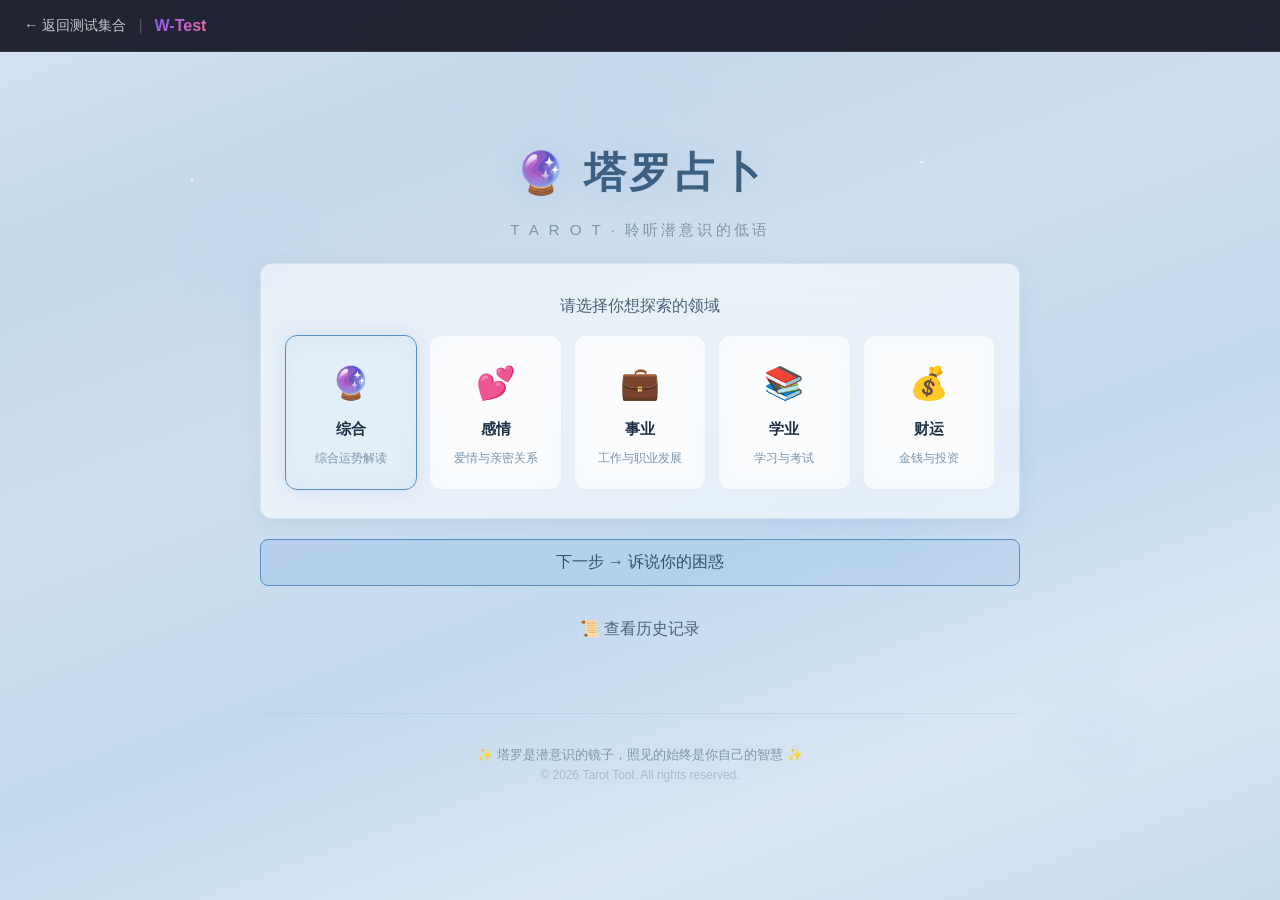
<file: tests/tarot/index.html>
<!DOCTYPE html>
<html lang="zh-CN">
<head>
  <meta charset="UTF-8">
  <meta name="viewport" content="width=device-width, initial-scale=1.0">
  <meta name="description" content="塔罗牌在线占卜 — 纯前端、无需注册、保护隐私。支持多种经典牌阵与深度解读。">
  <title>🔮 塔罗占卜 — 聆听潜意识的低语</title>
  <link rel="stylesheet" href="css/style.css">
  <link rel="icon" type="image/svg+xml" href="../../favicon.svg">
</head>
<body class="wt-has-nav">

<!-- W-Test 返回导航 -->
<nav class="wt-nav">
    <a href="../../index.html">← 返回测试集合</a>
    <span style="color:rgba(255,255,255,0.2);">|</span>
    <span class="wt-nav-logo">W-Test</span>
</nav>

<div class="app-container">

  <!-- ====== 页首品牌区 ====== -->
  <div class="brand">
    <h1>🔮 塔罗占卜</h1>
    <p class="subtitle">T A R O T · 聆听潜意识的低语</p>
  </div>

  <!-- ================================================================ -->
  <!-- Screen 1: 领域选择 -->
  <!-- ================================================================ -->
  <div id="screen-domain" class="screen active">
    <div class="card">
      <p style="text-align:center;color:var(--text-secondary);margin-bottom:4px;">
        请选择你想探索的领域
      </p>
      <div class="domain-grid">
        <div class="domain-item selected" data-domain="general">
          <span class="icon">🔮</span>
          <span class="name">综合</span>
          <span class="desc">综合运势解读</span>
        </div>
        <div class="domain-item" data-domain="love">
          <span class="icon">💕</span>
          <span class="name">感情</span>
          <span class="desc">爱情与亲密关系</span>
        </div>
        <div class="domain-item" data-domain="career">
          <span class="icon">💼</span>
          <span class="name">事业</span>
          <span class="desc">工作与职业发展</span>
        </div>
        <div class="domain-item" data-domain="study">
          <span class="icon">📚</span>
          <span class="name">学业</span>
          <span class="desc">学习与考试</span>
        </div>
        <div class="domain-item" data-domain="finance">
          <span class="icon">💰</span>
          <span class="name">财运</span>
          <span class="desc">金钱与投资</span>
        </div>
      </div>
    </div>
    <button id="btn-domain-next" class="btn btn-primary btn-block">
      下一步 → 诉说你的困惑
    </button>
    <div class="action-bar">
      <button id="btn-domain-history" class="btn btn-ghost">📜 查看历史记录</button>
    </div>
  </div>

  <!-- ================================================================ -->
  <!-- Screen 2: 问题输入 -->
  <!-- ================================================================ -->
  <div id="screen-question" class="screen">
    <div class="card">
      <p style="text-align:center;color:var(--text-secondary);margin-bottom:8px;">
        💭 在心中默念你的困惑，或写下来
      </p>
      <div class="input-group">
        <label for="input-question">你的问题（可选）：</label>
        <textarea
          id="input-question"
          class="textarea"
          placeholder="例如：最近和男朋友总是吵架，不知道我们的未来会怎样…"
          maxlength="200"
        ></textarea>
      </div>
    </div>
    <div class="action-bar">
      <button id="btn-question-skip" class="btn btn-ghost">跳过</button>
      <button id="btn-question-next" class="btn btn-primary">下一步 → 选择牌阵</button>
    </div>
  </div>

  <!-- ================================================================ -->
  <!-- Screen 3: 牌阵选择 -->
  <!-- ================================================================ -->
  <div id="screen-spread" class="screen">
    <div class="card">
      <p style="text-align:center;color:var(--text-secondary);margin-bottom:4px;">
        🃏 选择一种牌阵来探索你的问题
      </p>
      <div class="spread-grid" id="spread-grid">
        <!-- JS 动态填充 -->
      </div>
    </div>
    <button id="btn-spread-go" class="btn btn-primary btn-block">
      ✨ 开始洗牌
    </button>
  </div>

  <!-- ================================================================ -->
  <!-- Screen 4: 洗牌动画 -->
  <!-- ================================================================ -->
  <div id="screen-shuffle" class="screen">
    <div class="shuffle-area">
      <div class="shuffle-deck" id="shuffle-deck">
        <div class="shuffle-particles" id="shuffle-particles"></div>
        <div class="deck-card"><div class="back-pattern"><img class="deck-back-img" src="" alt="" onerror="this.style.display='none'" loading="lazy"></div></div>
        <div class="deck-card"><div class="back-pattern"><img class="deck-back-img" src="" alt="" onerror="this.style.display='none'" loading="lazy"></div></div>
        <div class="deck-card"><div class="back-pattern"><img class="deck-back-img" src="" alt="" onerror="this.style.display='none'" loading="lazy"></div></div>
        <div class="deck-card"><div class="back-pattern"><img class="deck-back-img" src="" alt="" onerror="this.style.display='none'" loading="lazy"></div></div>
        <div class="deck-card"><div class="back-pattern"><img class="deck-back-img" src="" alt="" onerror="this.style.display='none'" loading="lazy"></div></div>
      </div>
      <p class="shuffle-hint" id="shuffle-hint">👆 点击牌堆，开始与宇宙共振</p>
    </div>
  </div>

  <!-- ================================================================ -->
  <!-- Screen 5: 选牌 -->
  <!-- ================================================================ -->
  <div id="screen-draw" class="screen">
    <div class="selection-area">
      <p class="selection-hint" id="selection-hint">请凭直觉，依次抽取 <span id="hint-count">3</span> 张牌</p>
      <p class="selection-progress" id="draw-progress">已选 0 / 3</p>

      <!-- 已选牌展示区（上方） -->
      <div class="selected-cards-row" id="selected-cards-row"></div>

      <!-- 牌堆区（下方） -->
      <div class="card-stack-wrapper">
        <div class="card-stack" id="card-stack">
          <!-- JS 动态填充 -->
        </div>
      </div>

      <!-- 揭晓按钮 -->
      <div class="reveal-btn-wrapper" id="reveal-btn-wrapper">
        <button class="btn btn-primary btn-reveal" id="btn-reveal">
          ✨ 揭开命运
        </button>
      </div>
    </div>
  </div>

  <!-- ================================================================ -->
  <!-- Screen 6: 结果展示 -->
  <!-- ================================================================ -->
  <div id="screen-result" class="screen">
    <div class="result-header">
      <h2 id="result-spread-name">牌阵名称</h2>
      <div class="result-meta">
        <span id="result-domain">领域</span>
        <span id="result-time">时间</span>
      </div>
    </div>

    <!-- 抽到的牌 — 大幅展示 -->
    <div class="result-cards-showcase" id="result-cards-showcase"></div>

    <!-- 逐张解读 -->
    <div id="interpretations"></div>

    <!-- 综合总结 -->
    <div class="summary-card">
      <h3>🌙 综合解读</h3>
      <div class="summary-text" id="summary-text"></div>
    </div>

    <!-- 操作按钮 -->
    <div class="action-bar">
      <button class="btn btn-primary" id="btn-new-reading">🔄 重新占卜</button>
      <button class="btn" id="btn-view-history">📜 查看历史</button>
    </div>
  </div>

  <!-- ================================================================ -->
  <!-- Screen 7: 历史记录 -->
  <!-- ================================================================ -->
  <div id="screen-history" class="screen">
    <h3 style="text-align:center;color:var(--gold);margin-bottom:20px;">📜 占卜记录</h3>

    <!-- 管理模式工具栏 -->
    <div class="manage-toolbar" id="manage-toolbar" style="display:none;">
      <span class="manage-info">已选 <strong id="manage-selected-count">0</strong> 项</span>
      <button class="btn btn-sm" id="btn-select-all">全选</button>
      <button class="btn btn-sm btn-danger" id="btn-delete-selected" disabled>删除所选</button>
      <button class="btn btn-sm btn-ghost" id="btn-cancel-manage">取消</button>
    </div>

    <div class="history-list" id="history-list"></div>
    <div class="action-bar">
      <button class="btn" id="btn-manage-mode">📋 管理模式</button>
      <button class="btn btn-danger" id="btn-clear-all">🗑️ 清空全部</button>
      <button class="btn btn-primary" id="btn-back-home">🏠 回到首页</button>
    </div>
  </div>

  <!-- ====== 页脚 ====== -->
  <div class="footer">
    <p>✨ 塔罗是潜意识的镜子，照见的始终是你自己的智慧 ✨</p>
    <p style="font-size:0.75rem;opacity:0.5;">© 2026 Tarot Tool. All rights reserved.</p>
  </div>

</div>

<!-- ====== JS 库 ====== -->
<script src="js/data.js"></script>
<script src="js/spreads.js"></script>
<script src="js/engine.js"></script>
<script src="js/app.js"></script>

<!-- 初始化牌阵列表 & 卡背图 -->
<script>
document.addEventListener('DOMContentLoaded', () => {
  // 初始化牌阵列表
  const grid = document.getElementById('spread-grid');
  const spreadEntries = Object.entries(SPREADS);

  grid.innerHTML = spreadEntries.map(([id, s], i) => `
    <div class="spread-item ${id === 'past_present_future' ? 'selected' : ''}"
         data-spread="${id}"
         style="animation: fadeSlideIn 0.4s ${i * 0.08}s both;">
      <div class="spread-header">
        <span class="spread-icon">${s.icon}</span>
        <span class="spread-name">${s.name}</span>
        <span class="spread-count">${s.cardCount}张</span>
      </div>
      <div class="spread-desc">${s.desc}</div>
    </div>
  `).join('');

  // 设置洗牌牌堆的卡背图
  var cardBackUrl = getCardBackUrl();
  document.querySelectorAll('.deck-back-img').forEach(function(img) {
    img.src = cardBackUrl;
  });

  // 事件绑定由 app.js 统一处理
});
</script>

</body>
</html>
</file>
<file: css/style.css>
/* ============================================================
   W-Test 测试集合网站 - 主样式表
   设计风格：年轻化 · 渐变色彩 · 玻璃态 · 微交互
   支持浅色/深色主题切换
   ============================================================ */

/* ---------- CSS 变量：浅色主题（默认） ---------- */
:root {
  --primary: #7C5CFC;
  --primary-dark: #5B3FE0;
  --bg-primary: #f8f6ff;
  --bg-secondary: #f0edff;
  --bg-card: rgba(255, 255, 255, 0.85);
  --glass-border: rgba(0, 0, 0, 0.1);
  --glass-bg: rgba(255, 255, 255, 0.75);
  --text-primary: #1a1a2e;
  --text-secondary: rgba(26, 26, 46, 0.65);
  --text-muted: rgba(26, 26, 46, 0.45);
  --navbar-bg: rgba(248, 246, 255, 0.85);
  --shadow-card: 0 4px 24px rgba(0, 0, 0, 0.06);
  --shadow-btn: 0 4px 15px rgba(124, 92, 252, 0.3);
  --star-color: rgba(26, 26, 46, 0.06);
  --tag-bg: rgba(0, 0, 0, 0.04);
  --tag-border: rgba(0, 0, 0, 0.06);
  --card-hover-shadow: 0 12px 40px rgba(0, 0, 0, 0.12);
  --aurora-opacity: 0.15;
  --scrollbar-thumb: rgba(0, 0, 0, 0.15);
  --scrollbar-thumb-hover: rgba(0, 0, 0, 0.3);
  --btn-bg: #fff;
  --btn-text: var(--primary);
  --empty-icon-bg: rgba(0, 0, 0, 0.04);
  --transition: 0.3s cubic-bezier(0.4, 0, 0.2, 1);
}

/* ---------- CSS 变量：深色主题 ---------- */
[data-theme="dark"] {
  --bg-primary: #0a0a1a;
  --bg-secondary: #0f0f24;
  --bg-card: rgba(255, 255, 255, 0.06);
  --glass-border: rgba(255, 255, 255, 0.12);
  --glass-bg: rgba(255, 255, 255, 0.08);
  --text-primary: #ffffff;
  --text-secondary: rgba(255, 255, 255, 0.7);
  --text-muted: rgba(255, 255, 255, 0.45);
  --navbar-bg: rgba(10, 10, 26, 0.75);
  --shadow-card: 0 8px 32px rgba(0, 0, 0, 0.3);
  --shadow-btn: 0 4px 15px rgba(124, 92, 252, 0.4);
  --star-color: #ffffff;
  --tag-bg: rgba(255, 255, 255, 0.06);
  --tag-border: rgba(255, 255, 255, 0.08);
  --card-hover-shadow: 0 20px 50px rgba(0, 0, 0, 0.4);
  --aurora-opacity: 0.25;
  --scrollbar-thumb: rgba(255, 255, 255, 0.15);
  --scrollbar-thumb-hover: rgba(255, 255, 255, 0.3);
  --btn-bg: rgba(255, 255, 255, 0.1);
  --btn-text: #fff;
  --empty-icon-bg: rgba(255, 255, 255, 0.06);
}

/* 主题切换过渡 */
html, *, *::before, *::after {
  transition: background-color 0.35s ease, border-color 0.35s ease, color 0.35s ease, box-shadow 0.35s ease;
}

/* ---------- 全局重置 ---------- */
*,
*::before,
*::after {
  margin: 0;
  padding: 0;
  box-sizing: border-box;
}

html {
  scroll-behavior: smooth;
  -webkit-font-smoothing: antialiased;
  -moz-osx-font-smoothing: grayscale;
}

body {
  font-family: -apple-system, BlinkMacSystemFont, 'Segoe UI', 'PingFang SC',
    'Microsoft YaHei', 'Helvetica Neue', sans-serif;
  background: var(--bg-primary);
  color: var(--text-primary);
  min-height: 100vh;
  overflow-x: hidden;
  line-height: 1.6;
}

/* ---------- 星空背景 ---------- */
.stars-container {
  position: fixed;
  inset: 0;
  pointer-events: none;
  z-index: 0;
  overflow: hidden;
}

.star {
  position: absolute;
  background: var(--star-color);
  border-radius: 50%;
  animation: twinkle var(--duration) ease-in-out infinite;
  animation-delay: var(--delay);
  opacity: 0;
}

@keyframes twinkle {
  0%, 100% { opacity: 0.2; transform: scale(1); }
  50% { opacity: 0.8; transform: scale(1.5); }
}

/* ---------- 渐变光晕背景 ---------- */
.bg-aurora {
  position: fixed;
  inset: 0;
  pointer-events: none;
  z-index: 0;
}

.bg-aurora::before,
.bg-aurora::after {
  content: '';
  position: absolute;
  border-radius: 50%;
  filter: blur(120px);
  opacity: var(--aurora-opacity);
  animation: auroraFloat 20s ease-in-out infinite;
}

.bg-aurora::before {
  width: 600px;
  height: 600px;
  background: #7C5CFC;
  top: -200px;
  left: -100px;
}

.bg-aurora::after {
  width: 500px;
  height: 500px;
  background: #FF6B9D;
  bottom: -200px;
  right: -100px;
  animation-delay: -10s;
}

@keyframes auroraFloat {
  0%, 100% { transform: translate(0, 0) scale(1); }
  25% { transform: translate(100px, -50px) scale(1.1); }
  50% { transform: translate(-50px, 80px) scale(0.9); }
  75% { transform: translate(-80px, -30px) scale(1.05); }
}

/* ---------- 主容器 ---------- */
.main-container {
  position: relative;
  z-index: 1;
  max-width: 1200px;
  margin: 0 auto;
  padding: 0 24px;
}

/* ---------- 导航栏 ---------- */
.navbar {
  position: sticky;
  top: 0;
  z-index: 100;
  padding: 16px 0;
  backdrop-filter: blur(20px);
  -webkit-backdrop-filter: blur(20px);
  background: var(--navbar-bg);
  border-bottom: 1px solid var(--glass-border);
}

.navbar-inner {
  max-width: 1200px;
  margin: 0 auto;
  padding: 0 24px;
  display: flex;
  align-items: center;
  justify-content: space-between;
}

.nav-logo {
  display: flex;
  align-items: center;
  gap: 10px;
  font-size: 1.4rem;
  font-weight: 700;
  letter-spacing: -0.02em;
  color: var(--text-primary);
  text-decoration: none;
}

.nav-logo .logo-icon {
  width: 38px;
  height: 38px;
  display: flex;
  align-items: center;
  justify-content: center;
}

.nav-links {
  display: flex;
  gap: 16px;
  align-items: center;
  list-style: none;
}

.nav-links a {
  color: var(--text-secondary);
  text-decoration: none;
  font-size: 0.95rem;
  font-weight: 500;
  transition: color var(--transition);
}

.nav-links a:hover {
  color: var(--text-primary);
}

.nav-badge {
  background: linear-gradient(135deg, #7C5CFC, #FF6B9D);
  color: white;
  padding: 4px 12px;
  border-radius: 20px;
  font-size: 0.82rem;
  font-weight: 600;
}

/* ---------- 主题切换按钮 ---------- */
.theme-toggle {
  width: 38px;
  height: 38px;
  border-radius: 12px;
  border: 1px solid var(--glass-border);
  background: var(--glass-bg);
  cursor: pointer;
  display: flex;
  align-items: center;
  justify-content: center;
  font-size: 1.1rem;
  transition: all var(--transition);
  color: var(--text-primary);
  backdrop-filter: blur(10px);
  position: relative;
  overflow: hidden;
}

.theme-toggle:hover {
  border-color: var(--primary);
  background: rgba(124, 92, 252, 0.1);
  transform: scale(1.05);
}

.theme-toggle:active {
  transform: scale(0.95);
}

.theme-toggle .icon-sun,
.theme-toggle .icon-moon {
  transition: all 0.35s cubic-bezier(0.4, 0, 0.2, 1);
  position: absolute;
}

/* 浅色模式：显示月亮（可切换到深色） */
:root .theme-toggle .icon-moon { opacity: 1; transform: rotate(0deg); }
:root .theme-toggle .icon-sun { opacity: 0; transform: rotate(90deg) scale(0.5); }

/* 深色模式：显示太阳（可切换到浅色） */
[data-theme="dark"] .theme-toggle .icon-moon { opacity: 0; transform: rotate(-90deg) scale(0.5); }
[data-theme="dark"] .theme-toggle .icon-sun { opacity: 1; transform: rotate(0deg); }

/* ---------- Hero 区域 ---------- */
.hero {
  text-align: center;
  padding: 80px 0 60px;
  animation: fadeInUp 0.8s ease;
}

@keyframes fadeInUp {
  from { opacity: 0; transform: translateY(30px); }
  to { opacity: 1; transform: translateY(0); }
}

.hero-badge {
  display: inline-flex;
  align-items: center;
  gap: 8px;
  padding: 6px 18px;
  background: var(--glass-bg);
  border: 1px solid var(--glass-border);
  border-radius: 100px;
  font-size: 0.88rem;
  color: var(--text-secondary);
  margin-bottom: 24px;
  backdrop-filter: blur(10px);
}

.hero-badge .dot {
  width: 8px;
  height: 8px;
  background: #4ade80;
  border-radius: 50%;
  animation: pulse 2s ease-in-out infinite;
}

@keyframes pulse {
  0%, 100% { opacity: 1; }
  50% { opacity: 0.4; }
}

.hero-title {
  font-size: clamp(2.5rem, 6vw, 4.5rem);
  font-weight: 800;
  line-height: 1.15;
  letter-spacing: -0.03em;
  margin-bottom: 20px;
}

.hero-title .gradient-text {
  background: linear-gradient(135deg, #7C5CFC 0%, #FF6B9D 50%, #FFB347 100%);
  -webkit-background-clip: text;
  -webkit-text-fill-color: transparent;
  background-clip: text;
}

.hero-desc {
  font-size: 1.15rem;
  color: var(--text-secondary);
  max-width: 560px;
  margin: 0 auto 36px;
  line-height: 1.7;
}

.hero-stats {
  display: flex;
  justify-content: center;
  gap: 48px;
  margin-top: 12px;
}

.stat-item {
  text-align: center;
}

.stat-value {
  font-size: 1.8rem;
  font-weight: 700;
  background: linear-gradient(135deg, #7C5CFC, #FFB347);
  -webkit-background-clip: text;
  -webkit-text-fill-color: transparent;
  background-clip: text;
}

.stat-label {
  font-size: 0.85rem;
  color: var(--text-muted);
  margin-top: 4px;
}

/* ---------- 筛选标签 ---------- */
.filter-bar {
  display: flex;
  gap: 10px;
  flex-wrap: wrap;
  justify-content: center;
  padding: 0 0 40px;
  animation: fadeInUp 0.8s ease 0.15s both;
}

.filter-btn {
  padding: 8px 20px;
  border: 1px solid var(--glass-border);
  border-radius: 100px;
  background: var(--glass-bg);
  color: var(--text-secondary);
  font-size: 0.9rem;
  font-weight: 500;
  cursor: pointer;
  backdrop-filter: blur(10px);
  transition: all var(--transition);
}

.filter-btn:hover {
  border-color: var(--primary);
  color: var(--text-primary);
  background: rgba(124, 92, 252, 0.08);
}

.filter-btn.active {
  background: linear-gradient(135deg, #7C5CFC, #5B3FE0);
  border-color: transparent;
  color: white;
  box-shadow: var(--shadow-btn);
}

/* ---------- 测试卡片网格 ---------- */
.test-grid {
  display: grid;
  grid-template-columns: repeat(auto-fill, minmax(340px, 1fr));
  gap: 24px;
  padding-bottom: 80px;
  animation: fadeInUp 0.8s ease 0.3s both;
}

/* ---------- 测试卡片 ---------- */
.test-card {
  position: relative;
  background: var(--bg-card);
  backdrop-filter: blur(20px);
  -webkit-backdrop-filter: blur(20px);
  border: 1px solid var(--glass-border);
  border-radius: 24px;
  padding: 32px;
  cursor: pointer;
  transition: all 0.4s cubic-bezier(0.4, 0, 0.2, 1);
  overflow: hidden;
  display: flex;
  flex-direction: column;
  gap: 16px;
  box-shadow: var(--shadow-card);
}

.test-card::before {
  content: '';
  position: absolute;
  inset: 0;
  opacity: 0;
  transition: opacity 0.4s ease;
  z-index: 0;
  border-radius: 24px;
}

.test-card:hover::before {
  opacity: 1;
  background: var(--hover-gradient);
}

.test-card:hover {
  transform: translateY(-6px);
  border-color: rgba(124, 92, 252, 0.5);
  box-shadow:
    var(--card-hover-shadow),
    0 0 0 1px var(--hover-color, #7C5CFC) inset;
}

.test-card > * {
  position: relative;
  z-index: 1;
}

.card-header {
  display: flex;
  align-items: flex-start;
  justify-content: space-between;
}

.card-icon {
  width: 56px;
  height: 56px;
  border-radius: 16px;
  display: flex;
  align-items: center;
  justify-content: center;
  font-size: 1.6rem;
  background: var(--glass-bg);
  border: 1px solid var(--glass-border);
  transition: transform var(--transition);
  flex-shrink: 0;
}

.test-card:hover .card-icon {
  transform: scale(1.08) rotate(-5deg);
}

.card-featured-badge {
  background: linear-gradient(135deg, #FFB347, #FF6B35);
  color: white;
  font-size: 0.75rem;
  font-weight: 700;
  padding: 4px 12px;
  border-radius: 100px;
  letter-spacing: 0.04em;
}

.card-title {
  font-size: 1.35rem;
  font-weight: 700;
  color: var(--text-primary);
  letter-spacing: -0.01em;
}

.card-desc {
  font-size: 0.92rem;
  color: var(--text-secondary);
  line-height: 1.65;
  flex-grow: 1;
}

.card-meta {
  display: flex;
  gap: 16px;
  flex-wrap: wrap;
}

.card-meta-item {
  display: flex;
  align-items: center;
  gap: 6px;
  font-size: 0.82rem;
  color: var(--text-muted);
}

.card-meta-item .meta-icon {
  font-size: 0.95rem;
}

.card-tags {
  display: flex;
  gap: 8px;
  flex-wrap: wrap;
}

.card-tag {
  padding: 3px 12px;
  border-radius: 100px;
  font-size: 0.78rem;
  font-weight: 500;
  background: var(--tag-bg);
  color: var(--text-secondary);
  border: 1px solid var(--tag-border);
}

.card-action {
  display: flex;
  align-items: center;
  justify-content: space-between;
  margin-top: 4px;
}

.card-btn {
  display: inline-flex;
  align-items: center;
  gap: 8px;
  padding: 10px 22px;
  border-radius: 100px;
  font-size: 0.9rem;
  font-weight: 600;
  background: linear-gradient(135deg, #7C5CFC, #5B3FE0);
  color: white;
  border: none;
  cursor: pointer;
  transition: all var(--transition);
  text-decoration: none;
}

.test-card:hover .card-btn {
  box-shadow: 0 4px 20px rgba(124, 92, 252, 0.5);
  transform: translateX(3px);
}

.card-btn-arrow {
  transition: transform var(--transition);
}

.test-card:hover .card-btn-arrow {
  transform: translateX(3px);
}

/* ---------- 空状态 ---------- */
.empty-state {
  text-align: center;
  padding: 80px 20px;
  grid-column: 1 / -1;
}

.empty-state-icon {
  font-size: 4rem;
  margin-bottom: 16px;
}

.empty-state-text {
  font-size: 1.1rem;
  color: var(--text-muted);
}

/* ---------- 即将推出 ---------- */
.coming-soon-section {
  padding: 0 0 80px;
  animation: fadeInUp 0.8s ease 0.4s both;
}

.section-title {
  font-size: 1.5rem;
  font-weight: 700;
  margin-bottom: 8px;
  display: flex;
  align-items: center;
  gap: 10px;
  color: var(--text-primary);
}

.section-subtitle {
  color: var(--text-muted);
  font-size: 0.95rem;
  margin-bottom: 24px;
}

.add-test-card {
  background: var(--bg-card);
  backdrop-filter: blur(20px);
  border: 2px dashed var(--glass-border);
  border-radius: 24px;
  padding: 48px 32px;
  text-align: center;
  cursor: pointer;
  transition: all var(--transition);
  display: flex;
  flex-direction: column;
  align-items: center;
  gap: 12px;
  box-shadow: var(--shadow-card);
}

.add-test-card:hover {
  border-color: rgba(124, 92, 252, 0.5);
  background: rgba(124, 92, 252, 0.06);
}

.add-test-icon {
  width: 60px;
  height: 60px;
  border-radius: 50%;
  background: var(--empty-icon-bg);
  display: flex;
  align-items: center;
  justify-content: center;
  font-size: 1.6rem;
  transition: all var(--transition);
}

.add-test-card:hover .add-test-icon {
  background: rgba(124, 92, 252, 0.2);
  transform: scale(1.1);
}

.add-test-title {
  font-size: 1.05rem;
  font-weight: 600;
  color: var(--text-secondary);
}

.add-test-desc {
  font-size: 0.88rem;
  color: var(--text-muted);
}

/* ---------- 页脚 ---------- */
.footer {
  border-top: 1px solid var(--glass-border);
  padding: 32px 0;
  text-align: center;
}

.footer-inner {
  max-width: 1200px;
  margin: 0 auto;
  padding: 0 24px;
}

.footer-text {
  color: var(--text-muted);
  font-size: 0.85rem;
}

.footer-text a {
  color: var(--text-secondary);
  text-decoration: none;
  transition: color var(--transition);
}

.footer-text a:hover {
  color: var(--primary);
}

/* ---------- 滚动条 ---------- */
::-webkit-scrollbar {
  width: 6px;
}
::-webkit-scrollbar-track {
  background: transparent;
}
::-webkit-scrollbar-thumb {
  background: var(--scrollbar-thumb);
  border-radius: 3px;
}

/* ---------- 响应式 ---------- */
@media (max-width: 768px) {
  .hero {
    padding: 48px 0 36px;
  }

  .hero-stats {
    gap: 24px;
  }

  .test-grid {
    grid-template-columns: 1fr;
    gap: 16px;
  }

  .test-card {
    padding: 24px;
  }

  .navbar-inner {
    flex-wrap: wrap;
    gap: 8px;
  }

  .filter-bar {
    padding-bottom: 28px;
  }

  .filter-btn {
    padding: 6px 14px;
    font-size: 0.82rem;
  }
}

@media (max-width: 480px) {
  .hero-title {
    font-size: 2rem;
  }

  .hero-desc {
    font-size: 1rem;
  }

  .card-meta {
    flex-direction: column;
    gap: 6px;
  }
}
</file>
<file: tests/animal/style.css>
/* ===== W-Test 返回导航 ===== */
.wt-nav {
  position: fixed;
  top: 0; left: 0; right: 0;
  z-index: 1000;
  padding: 12px 24px;
  background: rgba(10, 10, 26, 0.88);
  backdrop-filter: blur(20px);
  -webkit-backdrop-filter: blur(20px);
  border-bottom: 1px solid rgba(255,255,255,0.1);
  display: flex; align-items: center; gap: 12px;
  font-family: -apple-system, BlinkMacSystemFont, 'Segoe UI', 'PingFang SC', 'Microsoft YaHei', sans-serif;
}
.wt-nav a {
  display: inline-flex; align-items: center; gap: 6px;
  color: rgba(255,255,255,0.75);
  text-decoration: none; font-size: 0.9rem; font-weight: 500;
  transition: color 0.2s;
}
.wt-nav a:hover { color: #fff; }
.wt-nav .wt-nav-logo {
  font-weight: 700; font-size: 1rem;
  background: linear-gradient(135deg, #7C5CFC, #FF6B9D);
  -webkit-background-clip: text;
  -webkit-text-fill-color: transparent;
  background-clip: text;
}
body.wt-has-nav { padding-top: 50px; }
@media (max-width: 600px) {
  .wt-nav { padding: 10px 16px; }
  .wt-nav a { font-size: 0.82rem; }
  body.wt-has-nav { padding-top: 44px; }
}

:root {
  --coral: #FF6B6B;
  --teal: #4ECDC4;
  --yellow: #FFE66D;
  --purple: #A29BFE;
  --dark: #2D3436;
  --light: #F8F9FA;
  --card: #FFFFFF;
  --radius: 20px;
  --shadow: 0 8px 32px rgba(0,0,0,0.08);
}

* { margin:0; padding:0; box-sizing:border-box; }

body {
  font-family: -apple-system, BlinkMacSystemFont, "Segoe UI", "PingFang SC", "Microsoft YaHei", sans-serif;
  background: linear-gradient(135deg, #FFE0E0 0%, #E0F0FF 30%, #FFF5E0 60%, #E0FFE8 100%);
  background-attachment: fixed;
  min-height: 100vh;
  color: var(--dark);
  line-height: 1.6;
  -webkit-tap-highlight-color: transparent;
  user-select: none;
}

/* ===== 浮动装饰 ===== */
.floating-bg {
  position: fixed; top:0; left:0; width:100%; height:100%;
  pointer-events: none; z-index: 0; overflow: hidden;
}
.floating-bg .emoji {
  position: absolute; font-size: 3rem; opacity: 0.1;
  animation: floatAround 20s infinite ease-in-out;
}
.floating-bg .emoji:nth-child(1){ top:3%; left:5%; animation-delay:0s; }
.floating-bg .emoji:nth-child(2){ top:12%; right:6%; animation-delay:-4s; }
.floating-bg .emoji:nth-child(3){ top:55%; left:8%; animation-delay:-8s; }
.floating-bg .emoji:nth-child(4){ top:70%; right:10%; animation-delay:-12s; }
.floating-bg .emoji:nth-child(5){ top:35%; left:85%; animation-delay:-16s; }
.floating-bg .emoji:nth-child(6){ top:80%; left:50%; animation-delay:-3s; }
.floating-bg .emoji:nth-child(7){ top:22%; left:42%; animation-delay:-7s; }
.floating-bg .emoji:nth-child(8){ top:48%; right:22%; animation-delay:-11s; }
.floating-bg .emoji:nth-child(9){ top:8%; left:70%; animation-delay:-2s; }
.floating-bg .emoji:nth-child(10){ top:65%; left:30%; animation-delay:-9s; }
.floating-bg .emoji:nth-child(11){ top:90%; right:35%; animation-delay:-14s; }
.floating-bg .emoji:nth-child(12){ top:42%; left:62%; animation-delay:-6s; }

@keyframes floatAround {
  0%,100% { transform: translateY(0) rotate(0deg) scale(1); }
  25% { transform: translateY(-30px) rotate(5deg) scale(1.1); }
  50% { transform: translateY(10px) rotate(-3deg) scale(0.95); }
  75% { transform: translateY(-15px) rotate(2deg) scale(1.05); }
}

/* ===== 主容器 ===== */
.container {
  max-width: 900px; margin: 0 auto; padding: 40px 24px;
  position: relative; z-index: 1;
}

/* ===== 卡片 ===== */
.card {
  background: var(--card); border-radius: 24px;
  padding: 40px 44px; box-shadow: var(--shadow);
  transition: transform 0.3s, box-shadow 0.3s;
  margin-bottom: 24px;
}

/* ===== 首页 ===== */
.hero { text-align: center; padding: 60px 40px; }
.hero .logo { font-size: 5rem; margin-bottom: 16px; animation: bounce 2s infinite; }
@keyframes bounce {
  0%,100% { transform: translateY(0); }
  50% { transform: translateY(-15px); }
}
.hero h1 {
  font-size: 2.4rem; font-weight: 900;
  background: linear-gradient(135deg, var(--coral), var(--purple));
  -webkit-background-clip: text; -webkit-text-fill-color: transparent;
  background-clip: text; margin-bottom: 12px;
}
.hero .subtitle { color: #888; font-size: 1.05rem; margin-bottom: 32px; }
.hero .stats {
  display: flex; justify-content: center; gap: 36px;
  margin-bottom: 36px; font-size: 1rem; color: #aaa;
}
.hero .stats span { font-weight: 700; color: var(--coral); font-size: 1.2rem; }

.btn {
  display: inline-block; padding: 16px 40px;
  border-radius: 50px; border: none; cursor: pointer;
  font-size: 1.1rem; font-weight: 700;
  transition: all 0.25s; outline: none;
  font-family: inherit; letter-spacing: 0.5px;
}
.btn-primary {
  background: linear-gradient(135deg, var(--coral), #FF8E8E);
  color: #fff; box-shadow: 0 4px 16px rgba(255,107,107,0.35);
}
.btn-primary:hover { transform: translateY(-2px); box-shadow: 0 6px 24px rgba(255,107,107,0.45); }
.btn-primary:active { transform: scale(0.96); }

.btn-outline {
  background: #fff; color: var(--dark);
  border: 2px solid #eee;
}
.btn-outline:hover { border-color: var(--coral); color: var(--coral); }

.btn-small { padding: 10px 20px; font-size: 0.9rem; }

/* ===== 进度条 ===== */
.progress-wrap {
  display: flex; align-items: center; gap: 12px;
  margin-bottom: 24px; padding: 0 4px;
}
.progress-bar {
  flex:1; height: 8px; background: #eee;
  border-radius: 10px; overflow: hidden;
}
.progress-fill {
  height: 100%; border-radius: 10px;
  background: linear-gradient(90deg, var(--coral), var(--yellow), var(--teal));
  background-size: 200% 100%;
  transition: width 0.4s cubic-bezier(0.4,0,0.2,1);
  animation: shimmer 3s infinite;
}
@keyframes shimmer {
  0% { background-position: 100% 0; }
  100% { background-position: -100% 0; }
}
.progress-num { font-size: 0.85rem; font-weight: 700; color: var(--coral); min-width: 45px; text-align: right; }

/* ===== 题目区域 ===== */
.question-area { display: none; }
.question-area.active { display: block; }

.question-num {
  font-size: 0.85rem; color: var(--purple); font-weight: 700;
  text-transform: uppercase; letter-spacing: 2px; margin-bottom: 12px;
}
.question-text {
  font-size: 1.35rem; font-weight: 700; margin-bottom: 28px;
  line-height: 1.5;
}

.options {
  display: grid; grid-template-columns: 1fr 1fr; gap: 14px;
}
.option {
  display: flex; align-items: center; gap: 14px;
  padding: 20px 24px; border-radius: 16px;
  background: #fff; border: 2px solid #f0f0f0;
  cursor: pointer; transition: all 0.2s;
  font-size: 1rem; min-height: 72px;
}
.option:hover { border-color: #ddd; background: #fafafa; transform: translateY(-2px); box-shadow: 0 4px 12px rgba(0,0,0,0.06); }
.option.selected {
  border-color: var(--coral); background: #FFF5F5;
  transform: scale(1.02); box-shadow: 0 4px 16px rgba(255,107,107,0.15);
}
.option .opt-emoji { font-size: 2rem; flex-shrink: 0; }
.option .opt-letter {
  width: 36px; height: 36px; border-radius: 50%;
  background: #f5f5f5; display: flex; align-items: center; justify-content: center;
  font-weight: 800; font-size: 0.9rem; color: #bbb; flex-shrink: 0;
  transition: all 0.2s;
}
.option.selected .opt-letter { background: var(--coral); color: #fff; }

/* ===== 按钮区 ===== */
.btn-row { display: flex; gap: 12px; margin-top: 20px; justify-content: center; }
.btn-prev { opacity: 0.6; }
.btn-prev:hover { opacity: 1; }

/* ===== 加载动画 ===== */
.loading-screen {
  display: none; text-align: center; padding: 60px 20px;
}
.loading-screen.active { display: block; }
.loading-spinner {
  font-size: 4rem; animation: spinPulse 1.5s infinite ease-in-out;
}
@keyframes spinPulse {
  0%,100% { transform: scale(1) rotate(0deg); }
  25% { transform: scale(1.2) rotate(90deg); }
  50% { transform: scale(1) rotate(180deg); }
  75% { transform: scale(1.2) rotate(270deg); }
}
.loading-text { margin-top: 16px; color: #aaa; font-size: 0.9rem; animation: fadeText 2s infinite; }
@keyframes fadeText {
  0%,100% { opacity: 0.5; }
  50% { opacity: 1; }
}

/* ===== 结果页 ===== */
.result-screen { display: none; }
.result-screen.active { display: block; }

.result-card {
  text-align: center; padding: 48px 44px;
  background: #fff; border-radius: 24px;
  box-shadow: var(--shadow); position: relative; overflow: hidden;
}
.result-card::before {
  content:''; position: absolute; top:-80px; right:-80px;
  width:220px; height:220px; border-radius:50%;
  opacity: 0.05;
}
.result-animal-emoji {
  font-size: 7rem; animation: popIn 0.6s cubic-bezier(0.175,0.885,0.32,1.275);
}
@keyframes popIn {
  0% { transform: scale(0) rotate(-20deg); opacity: 0; }
  100% { transform: scale(1) rotate(0deg); opacity: 1; }
}
.result-animal-name {
  font-size: 2.2rem; font-weight: 900; margin: 12px 0 8px;
}
.result-tagline {
  font-size: 1.05rem; color: #888; margin-bottom: 28px;
  font-style: italic;
}
.result-desc {
  text-align: left; font-size: 1.05rem; line-height: 1.9;
  background: #fafafa; border-radius: 18px; padding: 28px 32px;
  margin-bottom: 24px; max-width: 650px; margin-left: auto; margin-right: auto;
}
.result-traits {
  display: grid; grid-template-columns: 1fr 1fr; gap: 16px;
  margin-bottom: 24px; max-width: 650px; margin-left: auto; margin-right: auto;
}
.trait-box {
  background: #fafafa; border-radius: 16px; padding: 24px;
  text-align: left;
}
.trait-box .trait-label {
  font-size: 0.85rem; color: #aaa; font-weight: 700; margin-bottom: 10px;
  text-transform: uppercase; letter-spacing: 2px;
}
.trait-box .trait-content { font-size: 0.95rem; line-height: 1.7; }

.match-row {
  display: flex; gap: 12px; justify-content: center; flex-wrap: wrap;
}
.match-chip {
  display: inline-flex; align-items: center; gap: 6px;
  padding: 8px 16px; border-radius: 50px;
  font-size: 0.85rem; font-weight: 700;
}
.match-best { background: #E8FFF0; color: #20A060; }
.match-worst { background: #FFF0F0; color: #D04040; }

.share-buttons { display: flex; gap: 12px; justify-content: center; flex-wrap: wrap; margin-top: 20px; }

/* ===== 分数条(调试用，可保留作为趣味展示) ===== */
.score-breakdown {
  display: none; /* 默认隐藏，如果想展示可以改为grid */
  grid-template-columns: repeat(4, 1fr); gap: 8px;
  margin-top: 12px; font-size: 0.75rem;
}
.score-item { text-align: center; padding: 6px; background: #fafafa; border-radius: 8px; }
.score-item .si-emoji { font-size:1.2rem; }
.score-item .si-bar {
  height:4px; border-radius:2px; margin-top:4px;
  transition: width 1s ease;
}

/* ===== Toast ===== */
.toast {
  position: fixed; bottom: 30px; left: 50%; transform: translateX(-50%);
  background: var(--dark); color: #fff; padding: 12px 24px;
  border-radius: 50px; font-size: 0.85rem; z-index: 999;
  animation: toastIn 0.3s ease, toastOut 0.3s 1.7s ease forwards;
  pointer-events: none;
}
@keyframes toastIn { from { opacity:0; transform:translateX(-50%) translateY(20px); } to { opacity:1; transform:translateX(-50%) translateY(0); } }
@keyframes toastOut { from { opacity:1; } to { opacity:0; transform:translateX(-50%) translateY(20px); } }

/* ===== 题目选项卡 ===== */
.question-tabs-wrap {
  margin-top: 24px; padding-top: 20px;
  border-top: 1px solid #f0f0f0;
  position: relative;
}
.question-tabs {
  display: flex; flex-wrap: wrap; gap: 8px; justify-content: center;
  padding: 4px 0 8px;
}
.q-tab {
  flex-shrink: 0; width: 34px; height: 34px; border-radius: 50%;
  display: flex; align-items: center; justify-content: center;
  font-size: 0.78rem; font-weight: 700; cursor: pointer;
  border: 2px solid #e8e8e8; background: #fff; color: #b0b0b0;
  transition: all 0.2s; user-select: none;
}
.q-tab:hover { border-color: #ccc; }
.q-tab.done { background: var(--coral); border-color: var(--coral); color: #fff; }
.q-tab.current { border-color: var(--coral); color: var(--coral); background: #fff; box-shadow: 0 0 0 3px rgba(255,107,107,0.15); }
.q-tab.future { background: #f8f8f8; border-color: #eee; }

/* ===== 历史记录 ===== */
.history-list { display: flex; flex-direction: column; gap: 14px; }
.history-item {
  display: flex; align-items: center; gap: 16px;
  background: #fff; border-radius: 16px; padding: 18px 22px;
  border: 1px solid #f0f0f0; cursor: pointer; transition: all 0.2s;
}
.history-item:hover { border-color: #ddd; box-shadow: 0 2px 12px rgba(0,0,0,0.04); transform: translateX(4px); }
.history-item .hi-emoji { font-size: 2.4rem; flex-shrink: 0; }
.history-item .hi-info { flex:1; }
.history-item .hi-name { font-weight: 700; font-size: 1.05rem; }
.history-item .hi-time { font-size: 0.8rem; color: #aaa; margin-top: 2px; }
.history-item .hi-arrow { font-size: 1.2rem; color: #ccc; flex-shrink: 0; }
.hi-delete {
  background: none; border: none; cursor: pointer;
  font-size: 1.1rem; padding: 6px; border-radius: 50%;
  transition: all 0.2s; flex-shrink: 0;
  opacity: 0.5; line-height: 1;
}
.hi-delete:hover { opacity: 1; background: #FFF0F0; transform: scale(1.15); }
.history-empty { text-align: center; padding: 60px 20px; color: #bbb; }
.history-empty .he-emoji { font-size: 4rem; margin-bottom: 16px; }
.history-header {
  display: flex; align-items: center; justify-content: space-between;
  margin-bottom: 20px;
}
.history-header h2 { font-size: 1.3rem; font-weight: 800; }
.history-actions { display: flex; gap: 10px; }

/* ===== 动物图鉴页 ===== */
.encyclopedia-header { text-align: center; margin-bottom: 28px; }
.encyclopedia-header h2 { font-size: 1.5rem; font-weight: 900; margin-bottom: 4px; }
.encyclopedia-header p { font-size: 0.9rem; color: #999; }

.animal-grid {
  display: grid; grid-template-columns: repeat(4, 1fr); gap: 16px;
  margin-bottom: 36px;
}
.animal-card {
  background: #fff; border-radius: 20px; padding: 20px 12px 16px;
  text-align: center; cursor: pointer;
  box-shadow: 0 2px 12px rgba(0,0,0,0.06);
  transition: all 0.3s cubic-bezier(0.175,0.885,0.32,1.275);
  position: relative; overflow: hidden;
  border: 3px solid transparent;
}
.animal-card:hover {
  transform: translateY(-6px); box-shadow: 0 12px 32px rgba(0,0,0,0.12);
}
.animal-card.selected {
  border-color: var(--coral);
  box-shadow: 0 0 0 4px rgba(255,107,107,0.12);
}
.animal-card .ac-emoji {
  font-size: 3rem; display: block;
  transition: transform 0.3s cubic-bezier(0.175,0.885,0.32,1.275);
}
.animal-card:hover .ac-emoji { transform: scale(1.2) rotate(-8deg); }
.animal-card .ac-name {
  font-weight: 800; font-size: 1rem; margin: 8px 0 4px;
}
.animal-card .ac-tagline {
  font-size: 0.75rem; color: #999; line-height: 1.3;
}

/* 动物详情展开 */
.animal-detail-overlay {
  position: fixed; top:0; left:0; width:100%; height:100%;
  background: rgba(0,0,0,0.5); z-index: 100;
  display: flex; align-items: center; justify-content: center;
  animation: fadeIn 0.2s ease;
  backdrop-filter: blur(4px);
}
@keyframes fadeIn { from { opacity:0; } to { opacity:1; } }
.animal-detail-popup {
  background: #fff; border-radius: 24px; padding: 36px 32px;
  max-width: 520px; width: 90%; max-height: 85vh; overflow-y: auto;
  position: relative;
  animation: slideUp 0.35s cubic-bezier(0.175,0.885,0.32,1.275);
  box-shadow: 0 20px 60px rgba(0,0,0,0.2);
}
@keyframes slideUp { from { transform:translateY(40px); opacity:0; } to { transform:translateY(0); opacity:1; } }
.animal-detail-popup .ad-close {
  position: sticky; top:0; float:right;
  width:36px; height:36px; border-radius:50%;
  border: none; background: #f0f0f0; font-size:1.2rem;
  cursor: pointer; z-index: 1;
  transition: all 0.2s;
}
.animal-detail-popup .ad-close:hover { background: #e0e0e0; transform: rotate(90deg); }
.animal-detail-popup .ad-emoji { font-size: 5rem; text-align: center; display: block; }
.animal-detail-popup .ad-name { font-size: 1.6rem; font-weight: 900; text-align: center; margin: 8px 0 4px; }
.animal-detail-popup .ad-tagline { text-align: center; color: #888; font-style: italic; margin-bottom: 20px; }
.animal-detail-popup .ad-desc { font-size: 0.95rem; line-height: 1.8; color: #555; margin-bottom: 20px; }
.animal-detail-popup .ad-traits {
  display: grid; grid-template-columns: 1fr 1fr; gap: 12px;
  margin-bottom: 20px;
}
.animal-detail-popup .ad-trait {
  background: #fafafa; border-radius: 14px; padding: 16px;
}
.animal-detail-popup .ad-trait .adt-label {
  font-size: 0.78rem; font-weight: 700; letter-spacing:1px;
  margin-bottom: 8px;
}
.animal-detail-popup .ad-trait .adt-content {
  font-size: 0.88rem; line-height: 1.7; color: #666;
}
.animal-detail-popup .ad-matches {
  display: flex; gap: 10px; justify-content: center; flex-wrap: wrap;
}
.animal-detail-popup .ad-match {
  padding: 8px 16px; border-radius: 50px; font-size: 0.85rem; font-weight: 700;
}

/* CP专区 */
.section-title {
  text-align: center; font-size: 1.2rem; font-weight: 800; margin-bottom: 20px;
  display: flex; align-items: center; justify-content: center; gap: 8px;
}
.section-title::before, .section-title::after {
  content:''; width:40px; height:2px; background: #eee; border-radius:1px;
}
.cp-pairs { display: grid; grid-template-columns: repeat(3, 1fr); gap: 14px; margin-bottom: 36px; }
.cp-pair {
  background: linear-gradient(135deg, #fff 0%, #fff5f5 100%);
  border-radius: 18px; padding: 20px 16px; text-align: center;
  box-shadow: 0 2px 12px rgba(0,0,0,0.05);
  transition: transform 0.3s;
  border: 2px solid transparent;
}
.cp-pair:hover { transform: scale(1.03); border-color: #FFD0D0; }
.cp-pair .cpp-emojis { font-size: 2.2rem; margin-bottom: 8px; }
.cp-pair .cpp-names { font-weight: 800; font-size: 0.95rem; margin-bottom: 4px; }
.cp-pair .cpp-why { font-size: 0.78rem; color: #999; line-height: 1.5; }
.cp-pair .cpp-badge {
  display: inline-block; padding: 3px 10px; border-radius: 50px;
  font-size: 0.7rem; font-weight: 700;
  background: #E8FFF0; color: #20A060;
  margin-bottom: 6px;
}

/* 兼容性查询 */
.compat-checker {
  background: #fff; border-radius: 20px; padding: 28px 24px;
  box-shadow: 0 2px 12px rgba(0,0,0,0.06); margin-bottom: 24px;
  text-align: center;
}
.compat-selects {
  display: flex; align-items: center; justify-content: center; gap: 14px;
  flex-wrap: wrap; margin-bottom: 20px;
}
.compat-selects select {
  padding: 10px 16px; border-radius: 50px; border: 2px solid #eee;
  font-size: 1rem; font-family: inherit; cursor: pointer;
  background: #fafafa; outline: none;
  transition: border-color 0.2s;
  min-width: 140px;
}
.compat-selects select:focus { border-color: var(--coral); }
.compat-selects .vs-text { font-weight: 900; font-size: 1.1rem; color: #ccc; }
.compat-result {
  padding: 20px; border-radius: 16px; background: #fafafa;
  min-height: 60px; display: flex; align-items: center;
  justify-content: center;
}
.compat-result .cr-empty { color: #ccc; font-size: 0.9rem; }
.compat-score {
  font-size: 3rem; font-weight: 900; line-height: 1;
}
.compat-score-wrap { text-align: center; }
.compat-score-wrap .cs-label { font-size: 0.8rem; color: #aaa; margin-top: 4px; }
.compat-msg { font-size: 0.95rem; color: #555; margin-top: 8px; line-height: 1.6; }

/* Tab切换 */
.ency-tabs {
  display: flex; gap: 8px; justify-content: center; flex-wrap: wrap;
  margin-bottom: 24px;
}
.ency-tab {
  padding: 8px 18px; border-radius: 50px; border: 2px solid #eee;
  background: #fff; font-size: 0.85rem; font-weight: 700;
  cursor: pointer; transition: all 0.2s; font-family: inherit;
  color: #888;
}
.ency-tab:hover { border-color: #ddd; color: #555; }
.ency-tab.active {
  background: var(--coral); color: #fff; border-color: var(--coral);
}

/* 返回按钮行 */
.ency-header-row {
  display: flex; align-items: center; justify-content: space-between;
  margin-bottom: 24px;
}

/* ===== 响应式 ===== */
@media (max-width:768px) {
  .container { padding: 16px; }
  .card { padding: 24px 20px; border-radius: 20px; }
  .hero { padding: 32px 16px; }
  .hero h1 { font-size: 1.6rem; }
  .hero .logo { font-size: 3.5rem; }
  .hero .stats { gap: 20px; font-size: 0.85rem; }
  .hero .stats span { font-size: 1rem; }
  .question-text { font-size: 1.1rem; }
  .options { grid-template-columns: 1fr; gap: 10px; }
  .option { padding: 16px 18px; font-size: 0.95rem; min-height: auto; }
  .option .opt-emoji { font-size: 1.5rem; }
  .btn { padding: 14px 28px; font-size: 1rem; }
  .result-card { padding: 32px 20px; }
  .result-animal-emoji { font-size: 5rem; }
  .result-animal-name { font-size: 1.6rem; }
  .result-desc { font-size: 0.95rem; padding: 20px; }
  .result-traits { grid-template-columns: 1fr; }
  .trait-box { padding: 16px; }
  .q-tab { width: 30px; height: 30px; font-size: 0.7rem; }
  .question-tabs { gap: 6px; }
  .history-item { padding: 14px 16px; }
  .history-item .hi-emoji { font-size: 2rem; }
  .animal-grid { grid-template-columns: repeat(3, 1fr); gap: 12px; }
  .animal-card { padding: 16px 8px 12px; }
  .animal-card .ac-emoji { font-size: 2.4rem; }
  .cp-pairs { grid-template-columns: repeat(2, 1fr); }
  .animal-detail-popup { padding: 28px 20px; }
  .animal-detail-popup .ad-traits { grid-template-columns: 1fr; }
}

@media (max-width:480px) {
  .container { padding: 8px; }
  .card { padding: 20px 14px; }
  .hero h1 { font-size: 1.4rem; }
  .hero .logo { font-size: 2.8rem; }
  .hero .stats { gap: 14px; font-size: 0.78rem; flex-wrap: wrap; }
  .question-text { font-size: 1rem; }
  .option { padding: 14px 14px; font-size: 0.88rem; }
  .option .opt-emoji { font-size: 1.3rem; }
  .result-animal-emoji { font-size: 4rem; }
  .result-card { padding: 24px 16px; }
  .result-desc { font-size: 0.9rem; padding: 16px; }
  .q-tab { width: 28px; height: 28px; font-size: 0.68rem; }
  .animal-grid { grid-template-columns: repeat(2, 1fr); gap: 10px; }
  .animal-card .ac-emoji { font-size: 2rem; }
  .animal-card .ac-name { font-size: 0.85rem; }
  .cp-pairs { grid-template-columns: 1fr; }
  .compat-selects { flex-direction: column; }
  .compat-selects .vs-text { transform: rotate(90deg); }
}
</file>
<file: tests/tarot/css/style.css>
/* ============================================================
   塔罗占卜 — 梦幻星空美学
   设计核心：淡蓝渐变底色 + 闪烁星辰 + 银色点缀 + 毛玻璃卡片
   ============================================================ */

/* ---------- CSS 变量与基础 ---------- */
:root {
  --bg-deep: #162535;
  --bg-card: rgba(255, 255, 255, 0.78);
  --bg-glass: rgba(255, 255, 255, 0.55);
  --text-primary: #1e3044;
  --text-secondary: #4a6278;
  --text-muted: #7d94a8;
  --gold: #b8a060;
  --gold-light: #d4c898;
  --gold-dim: #8a7a48;
  --blue: #5b8fbf;
  --blue-light: #89b4d8;
  --blue-deep: #3d6080;
  --red-mystic: #b06570;
  --gradient-bg: linear-gradient(160deg, #d4e4f4 0%, #c5d8ec 20%, #d0dff0 40%, #c2daf0 60%, #d8e6f4 80%, #c8dcee 100%);
  --font-display: 'Georgia', 'Times New Roman', serif;
  --font-body: 'Segoe UI', 'PingFang SC', 'Microsoft YaHei', sans-serif;
  --shadow-gold: 0 0 24px rgba(184, 160, 96, 0.2);
  --shadow-card: 0 4px 20px rgba(70, 110, 150, 0.1);
  --radius: 12px;
  --transition: 0.4s cubic-bezier(0.25, 0.46, 0.45, 0.94);
}

* { margin: 0; padding: 0; box-sizing: border-box; }

/* ===== W-Test 返回导航（固定格式） ===== */
.wt-nav {
  position: fixed;
  top: 0; left: 0; right: 0;
  z-index: 1000;
  padding: 12px 24px;
  background: rgba(10, 10, 26, 0.88);
  backdrop-filter: blur(20px);
  -webkit-backdrop-filter: blur(20px);
  border-bottom: 1px solid rgba(255,255,255,0.1);
  display: flex; align-items: center; gap: 12px;
  font-family: -apple-system, BlinkMacSystemFont, 'Segoe UI', 'PingFang SC', 'Microsoft YaHei', sans-serif;
}
.wt-nav a {
  display: inline-flex; align-items: center; gap: 6px;
  color: rgba(255,255,255,0.75);
  text-decoration: none; font-size: 0.9rem; font-weight: 500;
  transition: color 0.2s;
}
.wt-nav a:hover { color: #fff; }
.wt-nav .wt-nav-logo {
  font-weight: 700; font-size: 1rem;
  background: linear-gradient(135deg, #7C5CFC, #FF6B9D);
  -webkit-background-clip: text;
  -webkit-text-fill-color: transparent;
  background-clip: text;
}
body.wt-has-nav { padding-top: 50px; }
@media (max-width: 600px) {
  .wt-nav { padding: 10px 16px; }
  .wt-nav a { font-size: 0.82rem; }
  body.wt-has-nav { padding-top: 44px; }
}

html, body {
  height: 100%;
  overflow-x: hidden;
}

body {
  background: var(--gradient-bg);
  color: var(--text-primary);
  font-family: var(--font-body);
  min-height: 100vh;
  line-height: 1.7;
  -webkit-tap-highlight-color: transparent;
  -webkit-text-size-adjust: 100%;
  display: flex;
  justify-content: center;
  position: relative;
}

/* ===== 梦幻星空背景 ===== */
body::before {
  content: '';
  position: fixed;
  top: 0; left: 0; right: 0; bottom: 0;
  background:
    /* 大星 — 十字星芒 */
    radial-gradient(1.5px 1.5px at 15% 20%, rgba(255,255,255,0.9) 0%, transparent 100%),
    radial-gradient(1px 6px at 15% 20%, rgba(255,255,255,0.3) 0%, transparent 100%),
    radial-gradient(6px 1px at 15% 20%, rgba(255,255,255,0.3) 0%, transparent 100%),
    radial-gradient(1.5px 1.5px at 35% 12%, rgba(200,220,255,0.85) 0%, transparent 100%),
    radial-gradient(0.8px 4px at 35% 12%, rgba(200,220,255,0.25) 0%, transparent 100%),
    radial-gradient(4px 0.8px at 35% 12%, rgba(200,220,255,0.25) 0%, transparent 100%),
    radial-gradient(1.5px 1.5px at 72% 18%, rgba(255,255,255,0.9) 0%, transparent 100%),
    radial-gradient(1px 6px at 72% 18%, rgba(255,255,255,0.3) 0%, transparent 100%),
    radial-gradient(6px 1px at 72% 18%, rgba(255,255,255,0.3) 0%, transparent 100%),
    radial-gradient(1.5px 1.5px at 88% 75%, rgba(220,230,255,0.85) 0%, transparent 100%),
    radial-gradient(0.8px 4px at 88% 75%, rgba(220,230,255,0.25) 0%, transparent 100%),
    radial-gradient(4px 0.8px at 88% 75%, rgba(220,230,255,0.25) 0%, transparent 100%),
    radial-gradient(1.5px 1.5px at 50% 65%, rgba(255,255,255,0.8) 0%, transparent 100%),
    radial-gradient(0.8px 4px at 50% 65%, rgba(255,255,255,0.25) 0%, transparent 100%),
    radial-gradient(4px 0.8px at 50% 65%, rgba(255,255,255,0.25) 0%, transparent 100%),
    /* 中等星点 */
    radial-gradient(2px 2px at 25% 45%, rgba(200,215,240,0.7), transparent),
    radial-gradient(2px 2px at 55% 28%, rgba(210,225,245,0.7), transparent),
    radial-gradient(2px 2px at 80% 35%, rgba(200,215,240,0.65), transparent),
    radial-gradient(2px 2px at 10% 70%, rgba(210,225,245,0.6), transparent),
    radial-gradient(2px 2px at 60% 80%, rgba(190,210,235,0.65), transparent),
    radial-gradient(2px 2px at 45% 90%, rgba(200,215,240,0.55), transparent),
    radial-gradient(2px 2px at 92% 55%, rgba(210,225,245,0.6), transparent),
    radial-gradient(2px 2px at 18% 85%, rgba(200,215,240,0.6), transparent),
    /* 小星点 — 密集散布 */
    radial-gradient(1px 1px at 30% 15%, rgba(255,255,255,0.7), transparent),
    radial-gradient(1px 1px at 62% 8%, rgba(255,255,255,0.65), transparent),
    radial-gradient(1px 1px at 8% 38%, rgba(230,240,255,0.6), transparent),
    radial-gradient(1px 1px at 42% 48%, rgba(255,255,255,0.55), transparent),
    radial-gradient(1px 1px at 68% 42%, rgba(230,240,255,0.6), transparent),
    radial-gradient(1px 1px at 85% 8%, rgba(255,255,255,0.6), transparent),
    radial-gradient(1px 1px at 22% 58%, rgba(230,240,255,0.55), transparent),
    radial-gradient(1px 1px at 52% 72%, rgba(255,255,255,0.5), transparent),
    radial-gradient(1px 1px at 78% 62%, rgba(230,240,255,0.55), transparent),
    radial-gradient(1px 1px at 12% 8%, rgba(255,255,255,0.55), transparent),
    radial-gradient(1px 1px at 95% 22%, rgba(230,240,255,0.55), transparent),
    radial-gradient(1px 1px at 38% 82%, rgba(255,255,255,0.5), transparent),
    radial-gradient(1px 1px at 70% 92%, rgba(230,240,255,0.45), transparent),
    radial-gradient(1px 1px at 58% 55%, rgba(255,255,255,0.5), transparent),
    radial-gradient(1px 1px at 28% 32%, rgba(230,240,255,0.55), transparent),
    /* 萤火虫光晕 */
    radial-gradient(80px 80px at 20% 30%, rgba(180, 210, 240, 0.12), transparent),
    radial-gradient(60px 60px at 70% 60%, rgba(170, 200, 235, 0.1), transparent),
    radial-gradient(90px 90px at 50% 15%, rgba(190, 215, 245, 0.1), transparent),
    radial-gradient(70px 70px at 85% 80%, rgba(175, 205, 238, 0.1), transparent);
  pointer-events: none;
  z-index: 0;
}

/* 闪烁星辰 — 周期性明灭 */
@keyframes starTwinkle1 {
  0%, 100% { opacity: 1; }
  40% { opacity: 0.35; }
  70% { opacity: 0.7; }
}
@keyframes starTwinkle2 {
  0%, 100% { opacity: 0.6; }
  30% { opacity: 1; }
  60% { opacity: 0.3; }
}
@keyframes starTwinkle3 {
  0%, 100% { opacity: 0.7; }
  25% { opacity: 0.3; }
  55% { opacity: 1; }
  80% { opacity: 0.5; }
}

/* 闪烁星层 — 用伪元素的 box-shadow 实现动画 */
body::after {
  content: '';
  position: fixed;
  top: 0; left: 0; right: 0; bottom: 0;
  pointer-events: none;
  z-index: 0;
  animation: starTwinkle1 4s ease-in-out infinite;
  background:
    radial-gradient(1.2px 1.2px at 15% 20%, rgba(255,255,255,0.95), transparent),
    radial-gradient(1.2px 1.2px at 72% 18%, rgba(255,255,255,0.9), transparent),
    radial-gradient(1.2px 1.2px at 88% 75%, rgba(220,230,255,0.9), transparent),
    radial-gradient(1.2px 1.2px at 35% 12%, rgba(200,220,255,0.85), transparent),
    radial-gradient(1.2px 1.2px at 50% 65%, rgba(255,255,255,0.85), transparent);
}

/* ---------- 布局容器 ---------- */
.app-container {
  position: relative;
  z-index: 1;
  width: 100%;
  max-width: 800px;
  margin: auto;
  padding: 24px 20px 60px;
  overflow-x: hidden;
}

/* Screen 切换 */
.screen {
  display: none;
  animation: fadeSlideIn 0.5s ease;
}
.screen.active {
  display: block;
}

@keyframes fadeSlideIn {
  from { opacity: 0; transform: translateY(20px); }
  to   { opacity: 1; transform: translateY(0); }
}

/* ---------- 标题与品牌 ---------- */
.brand {
  text-align: center;
  padding: 40px 0 20px;
}
.brand h1 {
  font-family: var(--font-display);
  font-size: 2.6rem;
  color: #3d6080;
  letter-spacing: 0.08em;
  text-shadow: 0 0 30px rgba(100, 150, 200, 0.18);
  margin-bottom: 8px;
}
.brand .subtitle {
  font-size: 0.95rem;
  color: var(--text-muted);
  letter-spacing: 0.2em;
}

/* ---------- 通用卡片 ---------- */
.card {
  background: var(--bg-glass);
  backdrop-filter: blur(16px);
  -webkit-backdrop-filter: blur(16px);
  border: 1px solid rgba(140, 175, 210, 0.2);
  border-radius: var(--radius);
  padding: 28px 24px;
  margin-bottom: 20px;
  box-shadow: var(--shadow-card);
  transition: var(--transition);
}
.card:hover {
  border-color: rgba(140, 175, 210, 0.4);
  box-shadow: var(--shadow-card), var(--shadow-gold);
}

/* ---------- 按钮 ---------- */
.btn {
  display: inline-flex;
  align-items: center;
  justify-content: center;
  gap: 8px;
  padding: 12px 28px;
  border: 1px solid var(--gold-dim);
  border-radius: 8px;
  background: rgba(140, 180, 215, 0.12);
  color: #3a5d78;
  font-size: 1rem;
  font-family: var(--font-body);
  cursor: pointer;
  transition: var(--transition);
  text-decoration: none;
  font-weight: 500;
}
.btn:hover {
  background: rgba(140, 180, 215, 0.22);
  border-color: var(--blue);
  box-shadow: 0 0 20px rgba(100, 150, 200, 0.18);
}
.btn:active {
  transform: scale(0.97);
}
.btn-primary {
  background: linear-gradient(135deg, rgba(100, 155, 210, 0.2), rgba(140, 180, 220, 0.2));
  border-color: var(--blue);
  color: #2d5370;
}
.btn-block {
  display: flex;
  width: 100%;
}
.btn-sm {
  padding: 8px 18px;
  font-size: 0.9rem;
}
.btn-ghost {
  border-color: transparent;
  background: transparent;
  color: var(--text-secondary);
}
.btn-ghost:hover {
  border-color: rgba(140, 175, 210, 0.25);
  background: rgba(140, 175, 210, 0.08);
  color: var(--text-primary);
}

/* ---------- 领域选择 ---------- */
.domain-grid {
  display: grid;
  grid-template-columns: repeat(auto-fit, minmax(130px, 1fr));
  gap: 12px;
  margin-top: 16px;
}
.domain-item {
  display: flex;
  flex-direction: column;
  align-items: center;
  gap: 6px;
  padding: 20px 12px;
  background: var(--bg-glass);
  backdrop-filter: blur(12px);
  border: 1px solid rgba(140, 175, 210, 0.15);
  border-radius: var(--radius);
  cursor: pointer;
  transition: var(--transition);
  text-align: center;
}
.domain-item:hover {
  border-color: rgba(140, 180, 215, 0.45);
  background: rgba(140, 180, 215, 0.1);
  transform: translateY(-3px);
}
.domain-item.selected {
  border-color: var(--blue);
  background: rgba(140, 190, 225, 0.18);
  box-shadow: 0 0 20px rgba(100, 155, 210, 0.18);
}
.domain-item .icon {
  font-size: 2rem;
}
.domain-item .name {
  font-size: 0.95rem;
  color: var(--text-primary);
  font-weight: 600;
}
.domain-item .desc {
  font-size: 0.75rem;
  color: var(--text-muted);
}

/* ---------- 输入框 ---------- */
.input-group {
  margin-top: 16px;
}
.input-group label {
  display: block;
  font-size: 0.9rem;
  color: var(--text-secondary);
  margin-bottom: 8px;
}
.textarea {
  width: 100%;
  padding: 14px 16px;
  background: rgba(255, 255, 255, 0.6);
  border: 1px solid rgba(140, 175, 210, 0.25);
  border-radius: var(--radius);
  color: var(--text-primary);
  font-size: 0.95rem;
  font-family: var(--font-body);
  resize: vertical;
  min-height: 80px;
  transition: var(--transition);
}
.textarea:focus {
  outline: none;
  border-color: var(--blue);
  box-shadow: 0 0 15px rgba(100, 155, 210, 0.15);
}
.textarea::placeholder {
  color: var(--text-muted);
}

/* ---------- 牌阵选择 ---------- */
.spread-grid {
  display: grid;
  grid-template-columns: repeat(auto-fit, minmax(200px, 1fr));
  gap: 12px;
  margin-top: 16px;
}
.spread-item {
  padding: 20px 16px;
  background: var(--bg-glass);
  backdrop-filter: blur(12px);
  border: 1px solid rgba(140, 175, 210, 0.15);
  border-radius: var(--radius);
  cursor: pointer;
  transition: var(--transition);
}
.spread-item:hover {
  border-color: rgba(140, 180, 215, 0.45);
  background: rgba(140, 180, 215, 0.1);
}
.spread-item.selected {
  border-color: var(--blue);
  background: rgba(140, 190, 225, 0.18);
  box-shadow: 0 0 20px rgba(100, 155, 210, 0.18);
}
.spread-item .spread-header {
  display: flex;
  align-items: center;
  gap: 10px;
  margin-bottom: 6px;
}
.spread-item .spread-icon {
  font-size: 1.5rem;
}
.spread-item .spread-name {
  font-weight: 600;
  color: var(--text-primary);
}
.spread-item .spread-count {
  font-size: 0.8rem;
  color: var(--gold-dim);
}
.spread-item .spread-desc {
  font-size: 0.85rem;
  color: var(--text-muted);
}

/* ============================================================
   洗牌动画区 — 五牌交响 · 四阶仪式 · 星辰共鸣
   设计理念：升腾→编织→星璇→归位，配以能量光环与魔法粒子
   ============================================================ */
.shuffle-area {
  text-align: center;
  padding: 40px 0;
}

/* —— 牌堆容器 —— */
.shuffle-deck {
  position: relative;
  width: 280px;
  height: 340px;
  margin: 0 auto 30px;
  cursor: pointer;
  perspective: 1200px;
}

/* —— 单张牌基座 —— */
.deck-card {
  position: absolute;
  width: 140px;
  height: 210px;
  left: 50%;
  top: 50%;
  margin-left: -70px;
  margin-top: -105px;
  background: transparent;
  border: none;
  border-radius: 10px;
  box-shadow: 0 4px 24px rgba(50, 90, 130, 0.35);
  transition: box-shadow 0.5s ease, filter 0.5s ease;
  will-change: transform;
  transform-origin: center center;
}

/* 五张牌 — 初始微错叠（自然牌堆感） */
.deck-card:nth-child(2)  { transform: rotate(-3.5deg) translateY(0); }
.deck-card:nth-child(3)  { transform: rotate(-1deg) translateY(3px); }
.deck-card:nth-child(4)  { transform: rotate(2deg) translateY(6px); }
.deck-card:nth-child(5)  { transform: rotate(5deg) translateY(9px); }
.deck-card:nth-child(6)  { transform: rotate(8deg) translateY(12px); }

/* —— 悬停呼吸 — 暗示可交互 —— */
.shuffle-deck:not(.shuffling):hover .deck-card {
  filter: brightness(1.08);
}
.shuffle-deck:not(.shuffling):hover .deck-card:nth-child(2) {
  animation: deckBreathe1 2.5s ease-in-out infinite;
}
.shuffle-deck:not(.shuffling):hover .deck-card:nth-child(3) {
  animation: deckBreathe2 2.5s ease-in-out infinite;
}
.shuffle-deck:not(.shuffling):hover .deck-card:nth-child(4) {
  animation: deckBreathe3 2.5s ease-in-out infinite 0.12s;
}
.shuffle-deck:not(.shuffling):hover .deck-card:nth-child(5) {
  animation: deckBreathe4 2.5s ease-in-out infinite 0.24s;
}
.shuffle-deck:not(.shuffling):hover .deck-card:nth-child(6) {
  animation: deckBreathe5 2.5s ease-in-out infinite 0.36s;
}

@keyframes deckBreathe1 { 0%,100%{transform:rotate(-3.5deg) translateY(0)} 50%{transform:rotate(-5deg) translateY(-7px)} }
@keyframes deckBreathe2 { 0%,100%{transform:rotate(-1deg) translateY(3px)} 50%{transform:rotate(-2deg) translateY(-4px)} }
@keyframes deckBreathe3 { 0%,100%{transform:rotate(2deg) translateY(6px)} 50%{transform:rotate(1deg) translateY(-1px)} }
@keyframes deckBreathe4 { 0%,100%{transform:rotate(5deg) translateY(9px)} 50%{transform:rotate(4deg) translateY(2px)} }
@keyframes deckBreathe5 { 0%,100%{transform:rotate(8deg) translateY(12px)} 50%{transform:rotate(6deg) translateY(5px)} }

/* ===== 卡背图案（与选牌阶段共用视觉语言）===== */
.deck-card .back-pattern {
  width: 100%;
  height: 100%;
  border-radius: 9px;
  background-color: #1e3a58;
  background-image:
    repeating-linear-gradient(45deg, transparent, transparent 2px, rgba(255,255,255,0.02) 2px, rgba(255,255,255,0.02) 4px),
    repeating-linear-gradient(-45deg, transparent, transparent 2px, rgba(255,255,255,0.015) 2px, rgba(255,255,255,0.015) 4px),
    radial-gradient(ellipse 60% 50% at 50% 50%, rgba(130,180,220,0.18) 0%, transparent 70%);
  border: 3px solid #4a7898;
  outline: 1px solid #7aaccc;
  outline-offset: -6px;
  box-shadow: inset 0 0 0 4px rgba(200,225,245,0.25);
  display: flex;
  align-items: center;
  justify-content: center;
  position: relative;
  overflow: hidden;
}
/* 四角星饰 */
.deck-card .back-pattern::before {
  content: '';
  position: absolute;
  inset: 10px;
  background:
    radial-gradient(4px 4px at 0% 0%, rgba(200,225,245,0.7) 0%, transparent 100%),
    radial-gradient(4px 4px at 100% 0%, rgba(200,225,245,0.7) 0%, transparent 100%),
    radial-gradient(4px 4px at 0% 100%, rgba(200,225,245,0.7) 0%, transparent 100%),
    radial-gradient(4px 4px at 100% 100%, rgba(200,225,245,0.7) 0%, transparent 100%),
    radial-gradient(6px 6px at 0% 0%, rgba(180,215,240,0.5), transparent 70%),
    radial-gradient(6px 6px at 100% 0%, rgba(180,215,240,0.5), transparent 70%),
    radial-gradient(6px 6px at 0% 100%, rgba(180,215,240,0.5), transparent 70%),
    radial-gradient(6px 6px at 100% 100%, rgba(180,215,240,0.5), transparent 70%);
  z-index: 1;
  pointer-events: none;
}
/* 中央曼陀罗 */
.deck-card .back-pattern::after {
  content: '';
  position: absolute;
  width: 70%;
  height: 70%;
  top: 50%; left: 50%;
  transform: translate(-50%, -50%);
  background:
    conic-gradient(from 0deg, transparent 10deg, rgba(180,210,240,0.2) 11deg, transparent 12deg,
                             transparent 30deg, rgba(180,210,240,0.2) 31deg, transparent 32deg,
                             transparent 50deg, rgba(180,210,240,0.2) 51deg, transparent 52deg,
                             transparent 70deg, rgba(180,210,240,0.2) 71deg, transparent 72deg,
                             transparent 90deg, rgba(180,210,240,0.2) 91deg, transparent 92deg,
                             transparent 110deg, rgba(180,210,240,0.2) 111deg, transparent 112deg,
                             transparent 130deg, rgba(180,210,240,0.2) 131deg, transparent 132deg,
                             transparent 150deg, rgba(180,210,240,0.2) 151deg, transparent 152deg,
                             transparent 170deg, rgba(180,210,240,0.2) 171deg, transparent 172deg,
                             transparent 190deg, rgba(180,210,240,0.2) 191deg, transparent 192deg,
                             transparent 210deg, rgba(180,210,240,0.2) 211deg, transparent 212deg,
                             transparent 230deg, rgba(180,210,240,0.2) 231deg, transparent 232deg,
                             transparent 250deg, rgba(180,210,240,0.2) 251deg, transparent 252deg,
                             transparent 270deg, rgba(180,210,240,0.2) 271deg, transparent 272deg,
                             transparent 290deg, rgba(180,210,240,0.2) 291deg, transparent 292deg,
                             transparent 310deg, rgba(180,210,240,0.2) 311deg, transparent 312deg,
                             transparent 330deg, rgba(180,210,240,0.2) 331deg, transparent 332deg,
                             transparent 350deg, rgba(180,210,240,0.2) 351deg, transparent 352deg),
    radial-gradient(circle, transparent 50%, rgba(150,200,235,0.3) 51%, rgba(150,200,235,0.3) 52%, transparent 53%),
    radial-gradient(circle, transparent 37%, rgba(180,215,240,0.35) 38%, rgba(180,215,240,0.35) 39%, transparent 40%),
    radial-gradient(circle, transparent 24%, rgba(200,225,245,0.4) 25%, rgba(200,225,245,0.4) 26%, transparent 27%),
    radial-gradient(circle, rgba(100,160,215,0.25) 0%, rgba(70,130,190,0.2) 50%, transparent 70%),
    radial-gradient(circle, rgba(220,235,250,0.6) 0%, rgba(180,210,240,0.3) 8%, transparent 20%);
  border-radius: 50%;
  z-index: 2;
  pointer-events: none;
}
.deck-card .deck-back-img {
  position: absolute;
  width: 100%;
  height: 100%;
  object-fit: cover;
  border-radius: 8px;
  z-index: 1;
}

/* ============================================================
   洗牌核心动画 — 五牌 · 四阶 · 3秒交响
   阶段1 (0-20%):   升腾展开 — 牌面轻盈抬升，扇形散开
   阶段2 (20-42%):  交错编织 — 如蝴蝶洗牌法般穿越交织
   阶段3 (42-68%):  星璇回流 — 绕中心漩涡旋转，能量汇聚
   阶段4 (68-100%): 优雅归位 — 柔和减速，依次落回牌堆
   ============================================================ */

/* —— 动画触发（使用animation-delay制造波浪级联）—— */
.shuffle-deck.shuffling .deck-card {
  animation-duration: 3s;
  animation-timing-function: cubic-bezier(0.4, 0, 0.2, 1);
  animation-iteration-count: infinite;
}
.shuffle-deck.shuffling .deck-card:nth-child(2) {
  animation-name: shuffleCard1;
  animation-delay: 0s;
}
.shuffle-deck.shuffling .deck-card:nth-child(3) {
  animation-name: shuffleCard2;
  animation-delay: 0.06s;
}
.shuffle-deck.shuffling .deck-card:nth-child(4) {
  animation-name: shuffleCard3;
  animation-delay: 0.12s;
}
.shuffle-deck.shuffling .deck-card:nth-child(5) {
  animation-name: shuffleCard4;
  animation-delay: 0.18s;
}
.shuffle-deck.shuffling .deck-card:nth-child(6) {
  animation-name: shuffleCard5;
  animation-delay: 0.24s;
}

/* ---- Card 1: 左上方弧线 → 右方穿越 → 上方旋绕 → 归位 ---- */
@keyframes shuffleCard1 {
  0%   { transform: rotate(-3.5deg) translate(0, 0) scale(1); }
  /* 阶段1: 向左上方飘升 */
  8%   { transform: rotate(-10deg) translate(-25px, -28px) scale(1.04); }
  16%  { transform: rotate(-16deg) translate(-52px, -12px) scale(1.06); }
  20%  { transform: rotate(-14deg) translate(-48px, -18px) scale(1.05); }
  /* 阶段2: 穿越到右侧下方 */
  28%  { transform: rotate(2deg) translate(-8px, 15px) scale(0.96); }
  36%  { transform: rotate(13deg) translate(35px, -2px) scale(0.94); }
  42%  { transform: rotate(16deg) translate(50px, -14px) scale(0.93); }
  /* 阶段3: 星璇 — 绕中心上方大弧 */
  50%  { transform: rotate(-8deg) translate(15px, -40px) scale(1.02); }
  58%  { transform: rotate(-22deg) translate(-30px, -20px) scale(1.04); }
  68%  { transform: rotate(-10deg) translate(-20px, -30px) scale(1.01); }
  /* 阶段4: 减速归位 */
  80%  { transform: rotate(-6deg) translate(-12px, -8px) scale(1); }
  90%  { transform: rotate(-4deg) translate(-4px, -2px) scale(1); }
  100% { transform: rotate(-3.5deg) translate(0, 0) scale(1); }
}

/* ---- Card 2: 直上抬升 → 左方轻摆 → 中心漩涡轴 → 归位 ---- */
@keyframes shuffleCard2 {
  0%   { transform: rotate(-1deg) translate(0, 3px) scale(1); }
  /* 阶段1: 垂直抬升 */
  8%   { transform: rotate(0deg) translate(4px, -22px) scale(1.03); }
  16%  { transform: rotate(-2deg) translate(-2px, -38px) scale(1.05); }
  20%  { transform: rotate(1deg) translate(2px, -35px) scale(1.04); }
  /* 阶段2: 左侧轻柔摆动 */
  28%  { transform: rotate(-10deg) translate(-18px, -12px) scale(0.97); }
  36%  { transform: rotate(-6deg) translate(-8px, -22px) scale(0.96); }
  42%  { transform: rotate(4deg) translate(10px, -18px) scale(0.95); }
  /* 阶段3: 中心漩涡轴心 */
  50%  { transform: rotate(-14deg) translate(-5px, -30px) scale(1.01); }
  58%  { transform: rotate(5deg) translate(8px, -15px) scale(1.03); }
  68%  { transform: rotate(-3deg) translate(0px, -25px) scale(1); }
  /* 阶段4: 柔和落回 */
  80%  { transform: rotate(-2deg) translate(-2px, -5px) scale(1); }
  90%  { transform: rotate(-1deg) translate(0, 1px) scale(1); }
  100% { transform: rotate(-1deg) translate(0, 3px) scale(1); }
}

/* ---- Card 3: 偏右上飘 → 大幅右穿越 → 右方旋绕 → 归位 ---- */
@keyframes shuffleCard3 {
  0%   { transform: rotate(2deg) translate(0, 6px) scale(1); }
  /* 阶段1: 右上飘升 */
  8%   { transform: rotate(8deg) translate(18px, -18px) scale(1.04); }
  16%  { transform: rotate(14deg) translate(38px, -8px) scale(1.06); }
  20%  { transform: rotate(13deg) translate(44px, -14px) scale(1.05); }
  /* 阶段2: 穿越到左侧 */
  28%  { transform: rotate(-4deg) translate(-12px, 10px) scale(0.95); }
  36%  { transform: rotate(-14deg) translate(-35px, -5px) scale(0.93); }
  42%  { transform: rotate(-15deg) translate(-45px, -12px) scale(0.92); }
  /* 阶段3: 右方漩涡绕行 */
  50%  { transform: rotate(3deg) translate(8px, -38px) scale(1.02); }
  58%  { transform: rotate(18deg) translate(25px, -18px) scale(1.04); }
  68%  { transform: rotate(8deg) translate(16px, -28px) scale(1.01); }
  /* 阶段4: 减速归位 */
  80%  { transform: rotate(5deg) translate(8px, -6px) scale(1); }
  90%  { transform: rotate(3deg) translate(3px, 4px) scale(1); }
  100% { transform: rotate(2deg) translate(0, 6px) scale(1); }
}

/* ---- Card 4: 右方飘出 → 左侧深穿 → 下方旋绕 → 归位 ---- */
@keyframes shuffleCard4 {
  0%   { transform: rotate(5deg) translate(0, 9px) scale(1); }
  /* 阶段1: 向右外飘 */
  8%   { transform: rotate(11deg) translate(28px, -10px) scale(1.03); }
  16%  { transform: rotate(17deg) translate(48px, -4px) scale(1.05); }
  20%  { transform: rotate(16deg) translate(52px, -10px) scale(1.04); }
  /* 阶段2: 大幅度左穿越 */
  28%  { transform: rotate(-2deg) translate(5px, 12px) scale(0.96); }
  36%  { transform: rotate(-12deg) translate(-28px, 0px) scale(0.94); }
  42%  { transform: rotate(-18deg) translate(-50px, -6px) scale(0.93); }
  /* 阶段3: 下方偏右漩涡 */
  50%  { transform: rotate(2deg) translate(10px, -25px) scale(1.02); }
  58%  { transform: rotate(14deg) translate(28px, -8px) scale(1.03); }
  68%  { transform: rotate(6deg) translate(15px, -20px) scale(1); }
  /* 阶段4: 落回 */
  80%  { transform: rotate(5deg) translate(8px, 0px) scale(1); }
  90%  { transform: rotate(5deg) translate(2px, 6px) scale(1); }
  100% { transform: rotate(5deg) translate(0, 9px) scale(1); }
}

/* ---- Card 5: 最右飘出 → 最深左穿 → 底部旋绕 → 最后归位 ---- */
@keyframes shuffleCard5 {
  0%   { transform: rotate(8deg) translate(0, 12px) scale(1); }
  /* 阶段1: 最右外飘 */
  8%   { transform: rotate(14deg) translate(32px, -4px) scale(1.03); }
  16%  { transform: rotate(20deg) translate(54px, 2px) scale(1.05); }
  20%  { transform: rotate(19deg) translate(58px, -6px) scale(1.04); }
  /* 阶段2: 最深左穿越 */
  28%  { transform: rotate(-3deg) translate(10px, 14px) scale(0.96); }
  36%  { transform: rotate(-16deg) translate(-34px, 4px) scale(0.94); }
  42%  { transform: rotate(-20deg) translate(-55px, -4px) scale(0.92); }
  /* 阶段3: 底部漩涡 */
  50%  { transform: rotate(-5deg) translate(-10px, -20px) scale(1.02); }
  58%  { transform: rotate(10deg) translate(30px, -5px) scale(1.04); }
  68%  { transform: rotate(5deg) translate(12px, -18px) scale(1.01); }
  /* 阶段4: 最后落回 */
  80%  { transform: rotate(8deg) translate(10px, 2px) scale(1); }
  90%  { transform: rotate(8deg) translate(2px, 9px) scale(1); }
  100% { transform: rotate(8deg) translate(0, 12px) scale(1); }
}

/* ============================================================
   能量光环 — 旋转的星辰之环
   ============================================================ */
/* 内环 — 星芒光点旋转 */
.shuffle-deck::before {
  content: '';
  position: absolute;
  top: 50%; left: 50%;
  width: 240px;
  height: 240px;
  margin: -120px 0 0 -120px;
  border-radius: 50%;
  background: conic-gradient(
    from 0deg,
    transparent 25deg,
    rgba(160,210,240,0.15) 35deg,
    rgba(180,220,250,0.35) 45deg,
    rgba(140,190,230,0.15) 55deg,
    transparent 65deg,
    transparent 115deg,
    rgba(140,195,235,0.15) 125deg,
    rgba(170,210,245,0.35) 135deg,
    rgba(140,190,230,0.15) 145deg,
    transparent 155deg,
    transparent 205deg,
    rgba(150,200,240,0.15) 215deg,
    rgba(175,215,245,0.35) 225deg,
    rgba(140,190,230,0.15) 235deg,
    transparent 245deg,
    transparent 295deg,
    rgba(145,195,235,0.15) 305deg,
    rgba(170,210,245,0.35) 315deg,
    rgba(140,190,230,0.15) 325deg,
    transparent 335deg
  );
  -webkit-mask: radial-gradient(farthest-side, transparent calc(100% - 3px), #fff calc(100% - 2px));
  mask: radial-gradient(farthest-side, transparent calc(100% - 3px), #fff calc(100% - 2px));
  pointer-events: none;
  z-index: -1;
  opacity: 0;
  transition: opacity 0.6s ease;
}
.shuffle-deck.shuffling::before {
  opacity: 1;
  animation: ringRotate 4s linear infinite, ringPulse 1.8s ease-in-out infinite;
}
@keyframes ringRotate {
  from { transform: rotate(0deg); }
  to   { transform: rotate(360deg); }
}
@keyframes ringPulse {
  0%, 100% { filter: brightness(1); }
  50%      { filter: brightness(1.5); }
}

/* 外环 — 洗牌光晕（::after 重用） */
.shuffle-deck::after {
  content: '';
  position: absolute;
  top: 50%; left: 50%;
  width: 300px;
  height: 300px;
  margin: -150px 0 0 -150px;
  border-radius: 50%;
  pointer-events: none;
  z-index: -2;
  opacity: 0;
  transition: opacity 0.5s ease;
  background: radial-gradient(circle, rgba(140,190,230,0) 40%, rgba(140,190,230,0) 100%);
}
.shuffle-deck.shuffling::after {
  opacity: 1;
  animation: shuffleGlow 3s ease-in-out infinite;
}
@keyframes shuffleGlow {
  0%, 100% {
    background: radial-gradient(circle, rgba(140,190,230,0) 35%, transparent 100%);
  }
  20% {
    background: radial-gradient(circle, rgba(140,190,230,0.22) 20%, rgba(170,210,245,0.12) 50%, rgba(140,190,230,0.04) 70%, transparent 100%);
  }
  50% {
    background: radial-gradient(circle, rgba(140,190,230,0.35) 15%, rgba(180,220,250,0.18) 45%, rgba(140,190,230,0.08) 65%, transparent 100%);
  }
  75% {
    background: radial-gradient(circle, rgba(140,190,230,0.18) 25%, rgba(160,210,240,0.08) 55%, transparent 100%);
  }
}

/* ============================================================
   星光粒子系统 — 牌面迸发的魔法星尘
   ============================================================ */
/* CSS粒子 — 每张牌迸发一组光点 */
.shuffle-deck.shuffling .deck-card::after {
  content: '';
  position: absolute;
  width: 3px; height: 3px;
  background: transparent;
  border-radius: 50%;
  pointer-events: none;
  z-index: 10;
  box-shadow:
    0     -8px  4px 1px rgba(200,225,245,0.9),
    10px  -18px 3px 1px rgba(180,210,240,0.7),
    -8px  -22px 5px 1px rgba(220,235,250,0.6),
    18px  -6px  3px 1px rgba(200,220,245,0.5),
    -14px -12px 4px 1px rgba(180,200,240,0.7),
    5px   -28px 2px 1px rgba(210,230,250,0.5),
    -5px  -32px 3px 1px rgba(190,215,240,0.4);
  animation: shuffleSpark 1.6s ease-out infinite;
}
.shuffle-deck.shuffling .deck-card:nth-child(2)::after  { animation-delay: 0s; }
.shuffle-deck.shuffling .deck-card:nth-child(3)::after  { animation-delay: 0.35s; }
.shuffle-deck.shuffling .deck-card:nth-child(4)::after  { animation-delay: 0.7s; }
.shuffle-deck.shuffling .deck-card:nth-child(5)::after  { animation-delay: 1.05s; }
.shuffle-deck.shuffling .deck-card:nth-child(6)::after  { animation-delay: 1.4s; }

@keyframes shuffleSpark {
  0%   { opacity: 0; transform: translate(0, 0) scale(0.5); }
  15%  { opacity: 1; transform: translate(8px, -20px) scale(1.3); }
  40%  { opacity: 0.7; transform: translate(-15px, -55px) scale(1); }
  100% { opacity: 0; transform: translate(5px, -110px) scale(0.2); }
}

/* JS生成的漂浮魔法粒子 */
.shuffle-particles {
  position: absolute;
  inset: -20px;
  pointer-events: none;
  z-index: 15;
  overflow: visible;
}
.magic-particle {
  position: absolute;
  border-radius: 50%;
  pointer-events: none;
  opacity: 0;
}
@keyframes particleFloat {
  0%   { opacity: 0; transform: translate(0, 0) scale(0); }
  12%  { opacity: 0.9; }
  25%  { opacity: 0.7; transform: translate(15px, -35px) scale(1.2); }
  55%  { opacity: 0.4; transform: translate(-10px, -80px) scale(0.7); }
  100% { opacity: 0; transform: translate(20px, -140px) scale(0.1); }
}

/* 洗牌密语 */
.shuffle-hint {
  color: var(--blue-light);
  font-size: 0.95rem;
  margin-top: 20px;
  opacity: 0.8;
  transition: all 0.5s ease;
  text-shadow: 0 0 20px rgba(140,190,230,0.35);
}
.shuffle-deck.shuffling ~ .shuffle-hint {
  animation: hintPulse 3s ease-in-out infinite;
}
@keyframes hintPulse {
  0%, 100% { opacity: 0.5; letter-spacing: 0.05em; transform: translateY(0); }
  50%      { opacity: 1;   letter-spacing: 0.12em; transform: translateY(-2px); }
}

/* ---------- 选牌阶段 — 堆叠式 ---------- */
.selection-area {
  text-align: center;
  display: flex;
  flex-direction: column;
  align-items: center;
  min-height: 80vh;
  padding: 10px 0 30px;
}
.selection-hint {
  color: var(--text-secondary);
  font-size: 1.1rem;
  margin-bottom: 4px;
}
.selection-hint span {
  color: var(--gold);
  font-weight: bold;
}
.selection-progress {
  color: var(--gold-dim);
  font-size: 0.85rem;
  margin-bottom: 16px;
}

/* —— 已选牌展示行（上方）—— */
.selected-cards-row {
  display: flex;
  justify-content: center;
  align-items: center;
  gap: 20px;
  min-height: 300px;
  padding: 10px 0;
  flex-wrap: wrap;
}
.selected-card-slot {
  width: 180px;
  height: 280px;
  border: 2px dashed rgba(140, 180, 215, 0.3);
  border-radius: 10px;
  display: flex;
  align-items: center;
  justify-content: center;
  color: var(--blue);
  font-size: 0.9rem;
  transition: all 0.4s ease;
  position: relative;
  perspective: 800px;
  transform-style: preserve-3d;
}
.selected-card-slot.filled {
  border: 2px solid var(--blue);
  border-radius: 10px;
  box-shadow: 0 4px 20px rgba(50, 100, 150, 0.3);
  animation: slotFill 0.5s cubic-bezier(0.34, 1.56, 0.64, 1);
}
@keyframes slotFill {
  0%   { transform: scale(0.8); opacity: 0; }
  50%  { transform: scale(1.08); }
  100% { transform: scale(1); opacity: 1; }
}
.selected-card-slot .slot-card-img {
  width: 100%;
  height: 100%;
  object-fit: cover;
  border-radius: 8px;
  position: absolute;
  top: 0; left: 0;
}
.selected-card-slot .slot-card-img.hidden {
  display: none;
}
.selected-card-slot .slot-placeholder {
  color: var(--text-muted);
  font-size: 1rem;
}

/* —— 牌堆区（下方）—— */
.card-stack-wrapper {
  flex: 1;
  display: flex;
  align-items: center;
  justify-content: center;
  width: 100%;
  min-height: 280px;
  padding: 20px 0;
}
.card-stack {
  position: relative;
  width: 400px;
  height: 300px;
  perspective: 800px;
}
/* 牌堆中的单张牌 */
.stack-card {
  position: absolute;
  width: 130px;
  height: 195px;
  border-radius: 10px;
  cursor: pointer;
  touch-action: manipulation;
  transition: transform 0.4s cubic-bezier(0.34, 1.56, 0.64, 1),
              opacity 0.3s ease,
              box-shadow 0.3s ease;
  transform-style: preserve-3d;
  border: 1px solid var(--blue);
  box-shadow: 0 3px 12px rgba(50, 90, 130, 0.25);
}
.stack-card:hover {
  border-color: var(--blue-light);
  box-shadow: 0 0 18px rgba(100, 160, 210, 0.45);
}
.stack-card.picked {
  pointer-events: none;
  opacity: 0;
  transform: translateX(-50%) translateY(-120px) scale(0.7) !important;
  transition: transform 0.5s cubic-bezier(0.34, 1.56, 0.64, 1),
              opacity 0.35s ease 0.1s;
}
.stack-card .stack-card-inner {
  width: 100%;
  height: 100%;
  border-radius: 9px;
  background-color: #1e3a58;
  background-image:
    repeating-linear-gradient(45deg, transparent, transparent 2px, rgba(255,255,255,0.02) 2px, rgba(255,255,255,0.02) 4px),
    repeating-linear-gradient(-45deg, transparent, transparent 2px, rgba(255,255,255,0.015) 2px, rgba(255,255,255,0.015) 4px),
    radial-gradient(ellipse 60% 50% at 50% 50%, rgba(130,180,220,0.18) 0%, transparent 70%);
  border: 3px solid #4a7898;
  outline: 1px solid #7aaccc;
  outline-offset: -6px;
  box-shadow: inset 0 0 0 4px rgba(200,225,245,0.25);
  display: flex;
  align-items: center;
  justify-content: center;
  position: relative;
  overflow: hidden;
}
/* 四角星饰 */
.stack-card .stack-card-inner::before {
  content: '';
  position: absolute;
  inset: 10px;
  background:
    radial-gradient(3px 3px at 0% 0%, rgba(200,225,245,0.7) 0%, transparent 100%),
    radial-gradient(3px 3px at 100% 0%, rgba(200,225,245,0.7) 0%, transparent 100%),
    radial-gradient(3px 3px at 0% 100%, rgba(200,225,245,0.7) 0%, transparent 100%),
    radial-gradient(3px 3px at 100% 100%, rgba(200,225,245,0.7) 0%, transparent 100%),
    radial-gradient(5px 5px at 0% 0%, rgba(180,215,240,0.5), transparent 70%),
    radial-gradient(5px 5px at 100% 0%, rgba(180,215,240,0.5), transparent 70%),
    radial-gradient(5px 5px at 0% 100%, rgba(180,215,240,0.5), transparent 70%),
    radial-gradient(5px 5px at 100% 100%, rgba(180,215,240,0.5), transparent 70%);
  z-index: 2;
  pointer-events: none;
}
/* 中央曼陀罗 */
.stack-card .stack-card-inner::after {
  content: '';
  position: absolute;
  width: 65%;
  height: 65%;
  top: 50%; left: 50%;
  transform: translate(-50%, -50%);
  background:
    conic-gradient(from 0deg, transparent 10deg, rgba(180,210,240,0.2) 11deg, transparent 12deg,
                             transparent 30deg, rgba(180,210,240,0.2) 31deg, transparent 32deg,
                             transparent 50deg, rgba(180,210,240,0.2) 51deg, transparent 52deg,
                             transparent 70deg, rgba(180,210,240,0.2) 71deg, transparent 72deg,
                             transparent 90deg, rgba(180,210,240,0.2) 91deg, transparent 92deg,
                             transparent 110deg, rgba(180,210,240,0.2) 111deg, transparent 112deg,
                             transparent 130deg, rgba(180,210,240,0.2) 131deg, transparent 132deg,
                             transparent 150deg, rgba(180,210,240,0.2) 151deg, transparent 152deg,
                             transparent 170deg, rgba(180,210,240,0.2) 171deg, transparent 172deg,
                             transparent 190deg, rgba(180,210,240,0.2) 191deg, transparent 192deg,
                             transparent 210deg, rgba(180,210,240,0.2) 211deg, transparent 212deg,
                             transparent 230deg, rgba(180,210,240,0.2) 231deg, transparent 232deg,
                             transparent 250deg, rgba(180,210,240,0.2) 251deg, transparent 252deg,
                             transparent 270deg, rgba(180,210,240,0.2) 271deg, transparent 272deg,
                             transparent 290deg, rgba(180,210,240,0.2) 291deg, transparent 292deg,
                             transparent 310deg, rgba(180,210,240,0.2) 311deg, transparent 312deg,
                             transparent 330deg, rgba(180,210,240,0.2) 331deg, transparent 332deg,
                             transparent 350deg, rgba(180,210,240,0.2) 351deg, transparent 352deg),
    radial-gradient(circle, transparent 50%, rgba(150,200,235,0.3) 51%, rgba(150,200,235,0.3) 52%, transparent 53%),
    radial-gradient(circle, transparent 37%, rgba(180,215,240,0.35) 38%, rgba(180,215,240,0.35) 39%, transparent 40%),
    radial-gradient(circle, transparent 24%, rgba(200,225,245,0.4) 25%, rgba(200,225,245,0.4) 26%, transparent 27%),
    radial-gradient(circle, rgba(100,160,215,0.25) 0%, rgba(70,130,190,0.2) 50%, transparent 70%),
    radial-gradient(circle, rgba(220,235,250,0.6) 0%, rgba(180,210,240,0.3) 8%, transparent 20%);
  border-radius: 50%;
  z-index: 1;
  pointer-events: none;
}
.stack-card .stack-card-img {
  position: absolute;
  width: 100%;
  height: 100%;
  object-fit: cover;
  border-radius: 7px;
  z-index: 0;
}
.stack-card .stack-card-img.hidden {
  display: none;
}
.stack-card .stack-card-star {
  display: none;  /* 已由 ::after 曼陀罗图案替代 */
}

/* —— 揭晓按钮 —— */
.reveal-btn-wrapper {
  padding: 20px 0;
  height: 70px;
  display: flex;
  align-items: center;
  justify-content: center;
}
.btn-reveal {
  font-size: 1.2rem;
  padding: 14px 48px;
  letter-spacing: 0.1em;
  animation: btnRevealIn 0.6s cubic-bezier(0.34, 1.56, 0.64, 1);
}
@keyframes btnRevealIn {
  from { transform: scale(0); opacity: 0; }
  to   { transform: scale(1); opacity: 1; }
}
.btn-reveal:hover {
  animation: btnGlow 1.5s ease-in-out infinite;
}
@keyframes btnGlow {
  0%, 100% { box-shadow: 0 0 20px rgba(140, 190, 230, 0.2); }
  50%      { box-shadow: 0 0 40px rgba(140, 190, 230, 0.5), 0 0 80px rgba(140, 190, 230, 0.15); }
}

/* —— 集体翻牌动画 —— */
.selected-card-slot.flipping {
  animation: flipReveal 0.8s cubic-bezier(0.25, 0.46, 0.45, 0.94) forwards;
}
@keyframes flipReveal {
  0%   { transform: rotateY(0deg); }
  100% { transform: rotateY(180deg); }
}
.selected-card-slot.flipped-done {
  transform: rotateY(180deg);
}
.selected-card-slot .slot-front {
  position: absolute;
  width: 100%;
  height: 100%;
  backface-visibility: hidden;
  -webkit-backface-visibility: hidden;
  border-radius: 9px;
  top: 0; left: 0;
  overflow: hidden;
  transform: rotateY(180deg);
}
.selected-card-slot .slot-front img {
  position: absolute;
  top: 0; left: 0;
  width: 100%;
  height: 100%;
  object-fit: cover;
  border-radius: 8px;
  z-index: 1;
}
.selected-card-slot .slot-front img.hidden {
  display: none;
}
.selected-card-slot .slot-back {
  position: absolute;
  width: 100%;
  height: 100%;
  backface-visibility: hidden;
  -webkit-backface-visibility: hidden;
  border-radius: 9px;
  top: 0; left: 0;
  overflow: hidden;
  background-color: #1e3a58;
  background-image:
    repeating-linear-gradient(45deg, transparent, transparent 2px, rgba(255,255,255,0.02) 2px, rgba(255,255,255,0.02) 4px),
    repeating-linear-gradient(-45deg, transparent, transparent 2px, rgba(255,255,255,0.015) 2px, rgba(255,255,255,0.015) 4px),
    radial-gradient(ellipse 60% 50% at 50% 50%, rgba(130,180,220,0.18) 0%, transparent 70%);
  border: 3px solid #4a7898;
  outline: 1px solid #7aaccc;
  outline-offset: -6px;
  box-shadow: inset 0 0 0 4px rgba(200,225,245,0.25);
  display: flex;
  align-items: center;
  justify-content: center;
}
/* 四角星饰 */
.selected-card-slot .slot-back::before {
  content: '';
  position: absolute;
  inset: 10px;
  background:
    radial-gradient(3px 3px at 0% 0%, rgba(200,225,245,0.7) 0%, transparent 100%),
    radial-gradient(3px 3px at 100% 0%, rgba(200,225,245,0.7) 0%, transparent 100%),
    radial-gradient(3px 3px at 0% 100%, rgba(200,225,245,0.7) 0%, transparent 100%),
    radial-gradient(3px 3px at 100% 100%, rgba(200,225,245,0.7) 0%, transparent 100%),
    radial-gradient(5px 5px at 0% 0%, rgba(180,215,240,0.5), transparent 70%),
    radial-gradient(5px 5px at 100% 0%, rgba(180,215,240,0.5), transparent 70%),
    radial-gradient(5px 5px at 0% 100%, rgba(180,215,240,0.5), transparent 70%),
    radial-gradient(5px 5px at 100% 100%, rgba(180,215,240,0.5), transparent 70%);
  z-index: 1;
  pointer-events: none;
}
/* 中央曼陀罗 */
.selected-card-slot .slot-back::after {
  content: '';
  position: absolute;
  width: 65%;
  height: 65%;
  top: 50%; left: 50%;
  transform: translate(-50%, -50%);
  background:
    conic-gradient(from 0deg, transparent 10deg, rgba(180,210,240,0.2) 11deg, transparent 12deg,
                             transparent 30deg, rgba(180,210,240,0.2) 31deg, transparent 32deg,
                             transparent 50deg, rgba(180,210,240,0.2) 51deg, transparent 52deg,
                             transparent 70deg, rgba(180,210,240,0.2) 71deg, transparent 72deg,
                             transparent 90deg, rgba(180,210,240,0.2) 91deg, transparent 92deg,
                             transparent 110deg, rgba(180,210,240,0.2) 111deg, transparent 112deg,
                             transparent 130deg, rgba(180,210,240,0.2) 131deg, transparent 132deg,
                             transparent 150deg, rgba(180,210,240,0.2) 151deg, transparent 152deg,
                             transparent 170deg, rgba(180,210,240,0.2) 171deg, transparent 172deg,
                             transparent 190deg, rgba(180,210,240,0.2) 191deg, transparent 192deg,
                             transparent 210deg, rgba(180,210,240,0.2) 211deg, transparent 212deg,
                             transparent 230deg, rgba(180,210,240,0.2) 231deg, transparent 232deg,
                             transparent 250deg, rgba(180,210,240,0.2) 251deg, transparent 252deg,
                             transparent 270deg, rgba(180,210,240,0.2) 271deg, transparent 272deg,
                             transparent 290deg, rgba(180,210,240,0.2) 291deg, transparent 292deg,
                             transparent 310deg, rgba(180,210,240,0.2) 311deg, transparent 312deg,
                             transparent 330deg, rgba(180,210,240,0.2) 331deg, transparent 332deg,
                             transparent 350deg, rgba(180,210,240,0.2) 351deg, transparent 352deg),
    radial-gradient(circle, transparent 50%, rgba(150,200,235,0.3) 51%, rgba(150,200,235,0.3) 52%, transparent 53%),
    radial-gradient(circle, transparent 37%, rgba(180,215,240,0.35) 38%, rgba(180,215,240,0.35) 39%, transparent 40%),
    radial-gradient(circle, transparent 24%, rgba(200,225,245,0.4) 25%, rgba(200,225,245,0.4) 26%, transparent 27%),
    radial-gradient(circle, rgba(100,160,215,0.25) 0%, rgba(70,130,190,0.2) 50%, transparent 70%),
    radial-gradient(circle, rgba(220,235,250,0.6) 0%, rgba(180,210,240,0.3) 8%, transparent 20%);
  border-radius: 50%;
  z-index: 2;
  pointer-events: none;
}
.selected-card-slot .slot-back img {
  position: absolute;
  top: 0; left: 0;
  width: 100%;
  height: 100%;
  object-fit: cover;
  border-radius: 8px;
  z-index: 1;
}
.selected-card-slot .slot-back img.hidden {
  display: none;
}

/* ---------- 结果展示 ---------- */
.result-header {
  text-align: center;
  margin-bottom: 24px;
}
.result-header h2 {
  font-family: var(--font-display);
  color: var(--blue-deep);
  font-size: 1.8rem;
  margin-bottom: 8px;
}
.result-meta {
  display: flex;
  justify-content: center;
  gap: 20px;
  color: var(--text-muted);
  font-size: 0.85rem;
}

/* 结果页 — 大幅卡片展示 */
.result-cards-showcase {
  display: flex;
  justify-content: center;
  gap: 24px;
  flex-wrap: wrap;
  margin-bottom: 32px;
  padding: 16px 0;
}
.showcase-card {
  text-align: center;
  width: 180px;
  flex-shrink: 0;
}
.showcase-card-image {
  width: 180px;
  height: 280px;
  object-fit: cover;
  border-radius: 10px;
  border: 2px solid var(--blue);
  box-shadow: 0 4px 24px rgba(50, 100, 150, 0.25);
  background: linear-gradient(135deg, #1e3a58, #2e5070);
  display: block;
  margin: 0 auto;
}
.showcase-card-image.hidden {
  display: none;
}
.showcase-card-name {
  font-family: var(--font-display);
  color: #2d5370;
  font-size: 1rem;
  margin-top: 10px;
}
.showcase-card-position {
  font-size: 0.8rem;
  color: var(--blue);
  margin-bottom: 2px;
}
.showcase-card-orientation {
  font-size: 0.8rem;
  margin-top: 2px;
}
.showcase-card-orientation.upright { color: var(--blue-light); }
.showcase-card-orientation.reversed { color: var(--red-mystic); }

.result-spread-viz {
  position: relative;
  width: 100%;
  height: 0;
  padding-bottom: 75%;
  margin-bottom: 32px;
  border: 1px solid rgba(140, 175, 210, 0.2);
  border-radius: var(--radius);
  background: rgba(240, 245, 252, 0.5);
  overflow: hidden;
}
.viz-card-image {
  width: 50px;
  height: 78px;
  object-fit: cover;
  border-radius: 4px;
  border: 1px solid var(--blue);
  margin: 0 auto 6px;
  display: block;
  background: linear-gradient(135deg, #1e3a58, #2e5070);
}
.viz-card-image.hidden {
  display: none;
}

/* 解读卡片 */
.interpretation-card {
  background: var(--bg-glass);
  backdrop-filter: blur(16px);
  border: 1px solid rgba(140, 175, 210, 0.18);
  border-radius: var(--radius);
  padding: 24px 20px;
  margin-bottom: 16px;
  transition: var(--transition);
}
.interpretation-card:hover {
  border-color: rgba(140, 185, 220, 0.35);
}
.interpretation-card .card-row {
  display: flex;
  gap: 16px;
  align-items: flex-start;
}
.interpretation-card .card-thumb {
  width: 100px;
  height: 156px;
  flex-shrink: 0;
  border-radius: 6px;
  object-fit: cover;
  border: 1px solid var(--blue);
  box-shadow: 0 2px 12px rgba(50, 100, 150, 0.2);
  background: linear-gradient(135deg, #1e3a58, #2e5070);
}
.interpretation-card .card-thumb.hidden {
  display: none;
}
.interpretation-card .card-header {
  display: flex;
  align-items: center;
  gap: 12px;
  margin-bottom: 14px;
  padding-bottom: 12px;
  border-bottom: 1px solid rgba(140, 175, 210, 0.18);
}
.interpretation-card .card-position-badge {
  background: rgba(100, 155, 210, 0.12);
  color: var(--blue-deep);
  padding: 4px 12px;
  border-radius: 20px;
  font-size: 0.8rem;
}
.interpretation-card .card-name-title {
  font-family: var(--font-display);
  font-size: 1.3rem;
  color: var(--text-primary);
}
.interpretation-card .card-orientation-badge {
  font-size: 0.8rem;
  padding: 4px 10px;
  border-radius: 20px;
}
.interpretation-card .card-orientation-badge.upright {
  background: rgba(100, 155, 210, 0.18);
  color: var(--blue-deep);
}
.interpretation-card .card-orientation-badge.reversed {
  background: rgba(180, 100, 112, 0.18);
  color: var(--red-mystic);
}
.interpretation-card .keywords {
  display: flex;
  flex-wrap: wrap;
  gap: 6px;
  margin: 10px 0;
}
.interpretation-card .keyword-tag {
  background: rgba(100, 155, 210, 0.12);
  color: #3a5d78;
  padding: 2px 10px;
  border-radius: 12px;
  font-size: 0.8rem;
}
.interpretation-card .interpretation-text {
  color: var(--text-secondary);
  font-size: 0.95rem;
  line-height: 1.8;
  white-space: pre-line;
}

/* 综合总结 */
.summary-card {
  background: linear-gradient(135deg, rgba(140, 190, 225, 0.1), rgba(180, 210, 240, 0.1));
  border: 1px solid rgba(140, 185, 220, 0.3);
  border-radius: var(--radius);
  padding: 28px 24px;
  margin-top: 24px;
  margin-bottom: 24px;
}
.summary-card h3 {
  font-family: var(--font-display);
  color: var(--blue-deep);
  font-size: 1.3rem;
  margin-bottom: 16px;
  text-align: center;
}
.summary-card .summary-text {
  color: var(--text-secondary);
  font-size: 0.95rem;
  line-height: 1.9;
  white-space: pre-line;
}

/* ---------- 底部操作栏 ---------- */
.action-bar {
  display: flex;
  gap: 12px;
  justify-content: center;
  flex-wrap: wrap;
  padding: 20px 0;
}

/* ---------- 历史记录 ---------- */
.history-list {
  display: flex;
  flex-direction: column;
  gap: 12px;
}
.history-item {
  background: var(--bg-glass);
  backdrop-filter: blur(12px);
  border: 1px solid rgba(140, 175, 210, 0.15);
  border-radius: var(--radius);
  padding: 16px 20px;
  cursor: pointer;
  transition: var(--transition);
  display: flex;
  align-items: flex-start;
  gap: 10px;
}
.history-item:hover {
  border-color: rgba(140, 185, 220, 0.35);
}
.history-item .history-content {
  flex: 1;
  min-width: 0;
}
.history-item .history-meta {
  display: flex;
  justify-content: space-between;
  align-items: center;
}
.history-item .history-date {
  font-size: 0.8rem;
  color: var(--text-muted);
}
.history-item .history-spread {
  font-size: 0.85rem;
  color: var(--blue-deep);
}
.history-item .history-question {
  color: var(--text-secondary);
  font-size: 0.9rem;
  margin-top: 6px;
  overflow: hidden;
  text-overflow: ellipsis;
  white-space: nowrap;
}
.history-empty {
  text-align: center;
  color: var(--text-muted);
  padding: 40px;
}

/* 历史记录 — 选中状态 */
.history-item.selected {
  border-color: var(--blue) !important;
  background: rgba(140, 190, 225, 0.14) !important;
}

/* 历史记录 — 管理模式 */
.history-item.manage-mode {
  cursor: pointer;
}

/* 多选复选框 */
.history-checkbox {
  flex-shrink: 0;
  padding-top: 2px;
}
.history-checkbox .checkmark {
  font-size: 1.3rem;
  color: var(--blue);
  cursor: pointer;
  user-select: none;
  transition: var(--transition);
}
.history-item.selected .history-checkbox .checkmark {
  color: var(--blue-deep);
}

/* 单条删除按钮 */
.history-delete-btn {
  flex-shrink: 0;
  width: 30px;
  height: 30px;
  border: 1px solid transparent;
  border-radius: 50%;
  background: transparent;
  color: var(--text-muted);
  font-size: 0.95rem;
  cursor: pointer;
  display: flex;
  align-items: center;
  justify-content: center;
  transition: var(--transition);
  line-height: 1;
  padding: 0;
  margin-top: -2px;
}
.history-delete-btn:hover {
  color: #e06070;
  border-color: rgba(220, 53, 69, 0.3);
  background: rgba(220, 53, 69, 0.1);
}

/* 管理模式工具栏 */
.manage-toolbar {
  display: flex;
  align-items: center;
  gap: 8px;
  padding: 0 0 16px;
  flex-wrap: wrap;
}
.manage-toolbar .manage-info {
  color: var(--text-secondary);
  font-size: 0.9rem;
  margin-right: auto;
}
.manage-toolbar .manage-info strong {
  color: var(--blue-deep);
  font-size: 1.05rem;
}

/* 危险按钮 */
.btn-danger {
  background: rgba(220, 53, 69, 0.08);
  border-color: rgba(220, 53, 69, 0.3);
  color: #e06070;
}
.btn-danger:hover {
  background: rgba(220, 53, 69, 0.18);
  border-color: rgba(220, 53, 69, 0.5);
  box-shadow: 0 0 16px rgba(220, 53, 69, 0.15);
}
.btn-danger:disabled {
  opacity: 0.4;
  cursor: not-allowed;
  box-shadow: none;
}

/* 确认弹窗 */
.confirm-overlay {
  position: fixed;
  top: 0; left: 0; right: 0; bottom: 0;
  background: rgba(20, 40, 60, 0.5);
  display: flex;
  align-items: center;
  justify-content: center;
  z-index: 1000;
  animation: fadeIn 0.2s ease;
  padding: 20px;
}
.confirm-dialog {
  background: rgba(255, 255, 255, 0.9);
  backdrop-filter: blur(20px);
  -webkit-backdrop-filter: blur(20px);
  border: 1px solid var(--blue);
  border-radius: var(--radius);
  padding: 28px 24px;
  max-width: 380px;
  width: 100%;
  text-align: center;
  box-shadow: 0 12px 48px rgba(50, 100, 150, 0.2);
}
.confirm-dialog p {
  color: var(--text-primary);
  font-size: 1rem;
  margin-bottom: 24px;
  line-height: 1.6;
}
.confirm-actions {
  display: flex;
  gap: 12px;
  justify-content: center;
}

/* ---------- 页脚 ---------- */
.footer {
  text-align: center;
  padding: 30px 0;
  color: var(--text-muted);
  font-size: 0.8rem;
  border-top: 1px solid rgba(140, 175, 210, 0.2);
  margin-top: 40px;
}

/* 淡入动画 */
.fade-in {
  animation: fadeIn 0.6s ease both;
}
@keyframes fadeIn {
  from { opacity: 0; }
  to { opacity: 1; }
}

/* 滚动条美化 */
::-webkit-scrollbar { width: 6px; }
::-webkit-scrollbar-track { background: rgba(190, 210, 235, 0.25); }
::-webkit-scrollbar-thumb { background: var(--blue-light); border-radius: 3px; }
::-webkit-scrollbar-thumb:hover { background: var(--blue); }

/* ============================================================
   响应式适配 — 移动端 & 平板
   ============================================================ */

/* —— 平板竖屏 (≤768px) —— */
@media (max-width: 768px) {
  body {
    display: block;
  }
  .app-container {
    padding: 20px 16px 50px;
  }
  .brand h1 {
    font-size: 2.2rem;
  }
  .brand {
    padding: 30px 0 16px;
  }
  /* 结果页 */
  .result-header h2 {
    font-size: 1.5rem;
  }
  .result-cards-showcase {
    gap: 16px;
  }
  .showcase-card {
    width: 150px;
  }
  .showcase-card-image {
    width: 150px;
    height: 234px;
  }
  .showcase-card-name {
    font-size: 0.9rem;
  }
  /* 解读卡片 */
  .interpretation-card {
    padding: 18px 14px;
  }
  .interpretation-card .card-row {
    gap: 12px;
  }
  .interpretation-card .card-thumb {
    width: 90px;
    height: 140px;
  }
  .interpretation-card .card-name-title {
    font-size: 1.15rem;
  }
  .interpretation-card .card-header {
    flex-wrap: wrap;
    gap: 8px;
  }
  /* 选牌区 */
  .selected-cards-row {
    gap: 14px;
    min-height: 260px;
  }
  .selected-card-slot {
    width: 150px;
    height: 234px;
    font-size: 0.8rem;
  }
  .selection-hint {
    font-size: 1rem;
  }
  .card-stack {
    width: 360px;
    height: 280px;
  }
  .stack-card {
    width: 115px;
    height: 173px;
  }
  /* 牌阵 & 领域网格 */
  .spread-grid {
    grid-template-columns: repeat(2, 1fr);
  }
  .domain-grid {
    grid-template-columns: repeat(3, 1fr);
  }
}

/* —— 大屏手机 (≤600px) —— */
@media (max-width: 600px) {
  .app-container {
    padding: 16px 12px 40px;
  }
  .brand h1 {
    font-size: 1.8rem;
  }
  .brand .subtitle {
    font-size: 0.8rem;
  }
  /* 领域 */
  .domain-grid {
    grid-template-columns: repeat(3, 1fr);
    gap: 8px;
  }
  .domain-item {
    padding: 14px 8px;
  }
  .domain-item .icon {
    font-size: 1.6rem;
  }
  .domain-item .name {
    font-size: 0.85rem;
  }
  .domain-item .desc {
    font-size: 0.7rem;
  }
  /* 牌阵 */
  .spread-grid {
    grid-template-columns: 1fr;
    gap: 10px;
  }
  .spread-item {
    padding: 14px;
  }
  /* 洗牌 */
  .shuffle-deck {
    width: 220px;
    height: 270px;
  }
  .deck-card {
    width: 110px;
    height: 165px;
    left: 50%;
    top: 50%;
    margin-left: -55px;
    margin-top: -82px;
  }
  .shuffle-deck::before {
    width: 180px;
    height: 180px;
    margin: -90px 0 0 -90px;
  }
  .shuffle-deck::after {
    width: 240px;
    height: 240px;
    margin: -120px 0 0 -120px;
  }
  /* 选牌 — 已选区 */
  .selection-area {
    min-height: 75vh;
  }
  .selected-cards-row {
    gap: 8px;
    min-height: 200px;
  }
  .selected-card-slot {
    width: 100px;
    height: 156px;
    font-size: 0.75rem;
    border-radius: 8px;
  }
  .selection-hint {
    font-size: 0.9rem;
  }
  .selection-progress {
    font-size: 0.75rem;
  }
  .selected-card-slot .slot-placeholder {
    font-size: 0.8rem;
  }
  .selected-card-slot .slot-back::after {
    font-size: 1.3rem;
  }
  /* 选牌 — 牌堆 */
  .card-stack {
    width: 280px;
    height: 220px;
  }
  .stack-card {
    width: 95px;
    height: 143px;
  }
  .stack-card .stack-card-star {
    font-size: 1.4rem;
  }
  .btn-reveal {
    font-size: 1rem;
    padding: 12px 32px;
  }
  /* 结果 */
  .result-header h2 {
    font-size: 1.3rem;
  }
  .result-meta {
    font-size: 0.75rem;
    gap: 12px;
  }
  .result-cards-showcase {
    gap: 8px;
    padding: 8px 0;
  }
  .showcase-card {
    width: 105px;
  }
  .showcase-card-image {
    width: 105px;
    height: 164px;
  }
  .showcase-card-name {
    font-size: 0.85rem;
    margin-top: 6px;
  }
  .showcase-card-position,
  .showcase-card-orientation {
    font-size: 0.7rem;
  }
  /* 解读 */
  .interpretation-card {
    padding: 14px 12px;
    margin-bottom: 12px;
  }
  .interpretation-card .card-row {
    flex-direction: column;
    align-items: center;
  }
  .interpretation-card .card-thumb {
    width: 80px;
    height: 125px;
  }
  .interpretation-card .card-header {
    flex-wrap: wrap;
    gap: 6px;
    justify-content: center;
    text-align: center;
  }
  .interpretation-card .card-name-title {
    font-size: 1.1rem;
    width: 100%;
  }
  .interpretation-card .card-position-badge,
  .interpretation-card .card-orientation-badge {
    font-size: 0.72rem;
    padding: 3px 8px;
  }
  .interpretation-card .interpretation-text {
    font-size: 0.88rem;
    line-height: 1.7;
  }
  .interpretation-card .keywords {
    justify-content: center;
  }
  /* 总结 */
  .summary-card {
    padding: 20px 14px;
  }
  .summary-card h3 {
    font-size: 1.1rem;
  }
  .summary-card .summary-text {
    font-size: 0.88rem;
    line-height: 1.8;
  }
  /* 操作栏 */
  .action-bar {
    flex-direction: column;
    align-items: stretch;
    gap: 8px;
  }
  .action-bar .btn {
    width: 100%;
  }
  /* 洗牌区 */
  .shuffle-area {
    padding: 24px 0;
  }
  .shuffle-hint {
    font-size: 0.8rem;
  }
  /* 输入框 */
  .textarea {
    height: 100px;
    font-size: 0.9rem;
  }
  /* 历史 */
  .history-item {
    padding: 12px 14px;
  }
  .history-item .history-meta {
    flex-direction: column;
    align-items: flex-start;
    gap: 2px;
  }
  .history-delete-btn {
    width: 34px;
    height: 34px;
    font-size: 1.1rem;
  }
  .manage-toolbar {
    gap: 6px;
  }
  .manage-toolbar .manage-info {
    font-size: 0.82rem;
    width: 100%;
    margin-bottom: 4px;
  }
  .confirm-dialog {
    padding: 24px 18px;
    max-width: 320px;
  }
  .confirm-dialog p {
    font-size: 0.95rem;
    margin-bottom: 18px;
  }
  /* 页脚 */
  .footer {
    padding: 20px 0;
    font-size: 0.72rem;
  }
  /* 牌阵可视化 */
  .result-spread-viz {
    padding-bottom: 100%;
  }
}

/* —— 小屏手机 (≤400px) —— */
@media (max-width: 400px) {
  .app-container {
    padding: 12px 8px 32px;
  }
  .brand h1 {
    font-size: 1.5rem;
  }
  .brand {
    padding: 20px 0 12px;
  }
  /* 领域网格 — 2列防止挤压 */
  .domain-grid {
    grid-template-columns: repeat(2, 1fr);
    gap: 6px;
  }
  .domain-item {
    padding: 12px 6px;
  }
  .domain-item .icon {
    font-size: 1.4rem;
  }
  .domain-item .name {
    font-size: 0.8rem;
  }
  .domain-item .desc {
    font-size: 0.65rem;
  }
  /* 选牌 — 已选区：3张横向排列 */
  .selected-cards-row {
    gap: 4px;
    min-height: 160px;
  }
  .selected-card-slot {
    width: 80px;
    height: 125px;
    border-width: 1px;
  }
  .selected-card-slot .slot-placeholder {
    font-size: 0.7rem;
  }
  .selected-card-slot .slot-back::after {
    font-size: 1rem;
  }
  /* 选牌 — 牌堆 */
  .card-stack {
    width: 250px;
    height: 190px;
  }
  .stack-card {
    width: 80px;
    height: 120px;
  }
  .stack-card .stack-card-star {
    font-size: 1.2rem;
  }
  .card-stack-wrapper {
    min-height: 220px;
    padding: 10px 0;
  }
  /* 洗牌 */
  .shuffle-deck {
    width: 180px;
    height: 220px;
  }
  .deck-card {
    width: 95px;
    height: 143px;
    left: 50%;
    top: 50%;
    margin-left: -47px;
    margin-top: -71px;
  }
  .shuffle-deck::before {
    width: 150px;
    height: 150px;
    margin: -75px 0 0 -75px;
  }
  .shuffle-deck::after {
    width: 200px;
    height: 200px;
    margin: -100px 0 0 -100px;
  }
  .deck-card {
    width: 95px;
    height: 143px;
  }
  .deck-card .back-pattern::after {
    font-size: 1.5rem;
  }
  /* 结果 — 3张牌横向展示 */
  .result-cards-showcase {
    gap: 4px;
  }
  .showcase-card {
    width: 85px;
  }
  .showcase-card-image {
    width: 85px;
    height: 133px;
  }
  .showcase-card-name {
    font-size: 0.78rem;
  }
  .showcase-card-position,
  .showcase-card-orientation {
    font-size: 0.65rem;
  }
  .result-header h2 {
    font-size: 1.15rem;
  }
  .result-meta {
    font-size: 0.7rem;
    gap: 8px;
  }
  /* 解读 */
  .interpretation-card {
    padding: 12px 8px;
    border-radius: 8px;
  }
  .interpretation-card .card-thumb {
    width: 70px;
    height: 109px;
  }
  .interpretation-card .card-name-title {
    font-size: 1rem;
  }
  .interpretation-card .interpretation-text {
    font-size: 0.82rem;
  }
  /* 总结 */
  .summary-card {
    padding: 16px 10px;
  }
  .summary-card h3 {
    font-size: 1rem;
  }
  .summary-card .summary-text {
    font-size: 0.82rem;
  }
  /* 按钮 */
  .btn {
    padding: 10px 18px;
    font-size: 0.9rem;
  }
  .selection-hint {
    font-size: 0.82rem;
  }
  .selection-progress {
    font-size: 0.7rem;
    margin-bottom: 8px;
  }
  .selection-area {
    min-height: 70vh;
  }
  /* 输入框 */
  .textarea {
    height: 80px;
    font-size: 0.85rem;
  }
  .input-group label {
    font-size: 0.85rem;
  }
}
</file>
